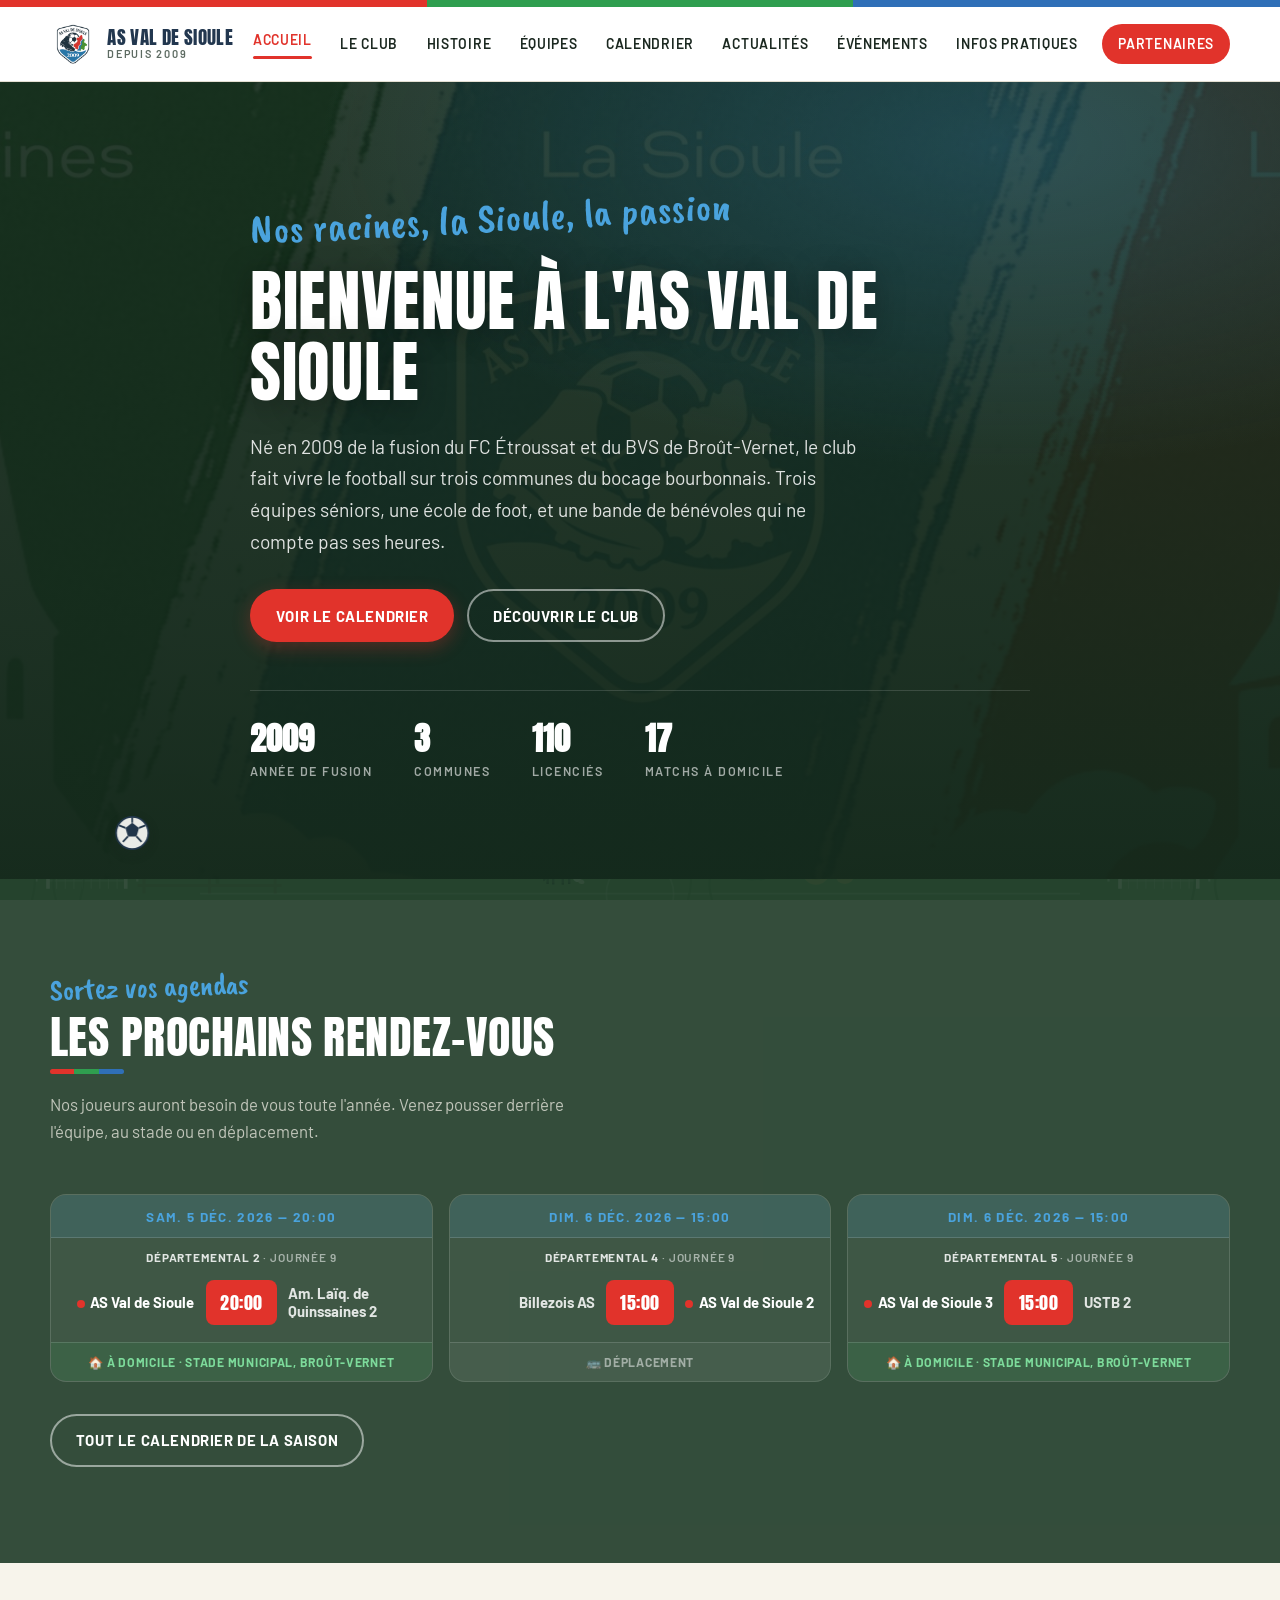
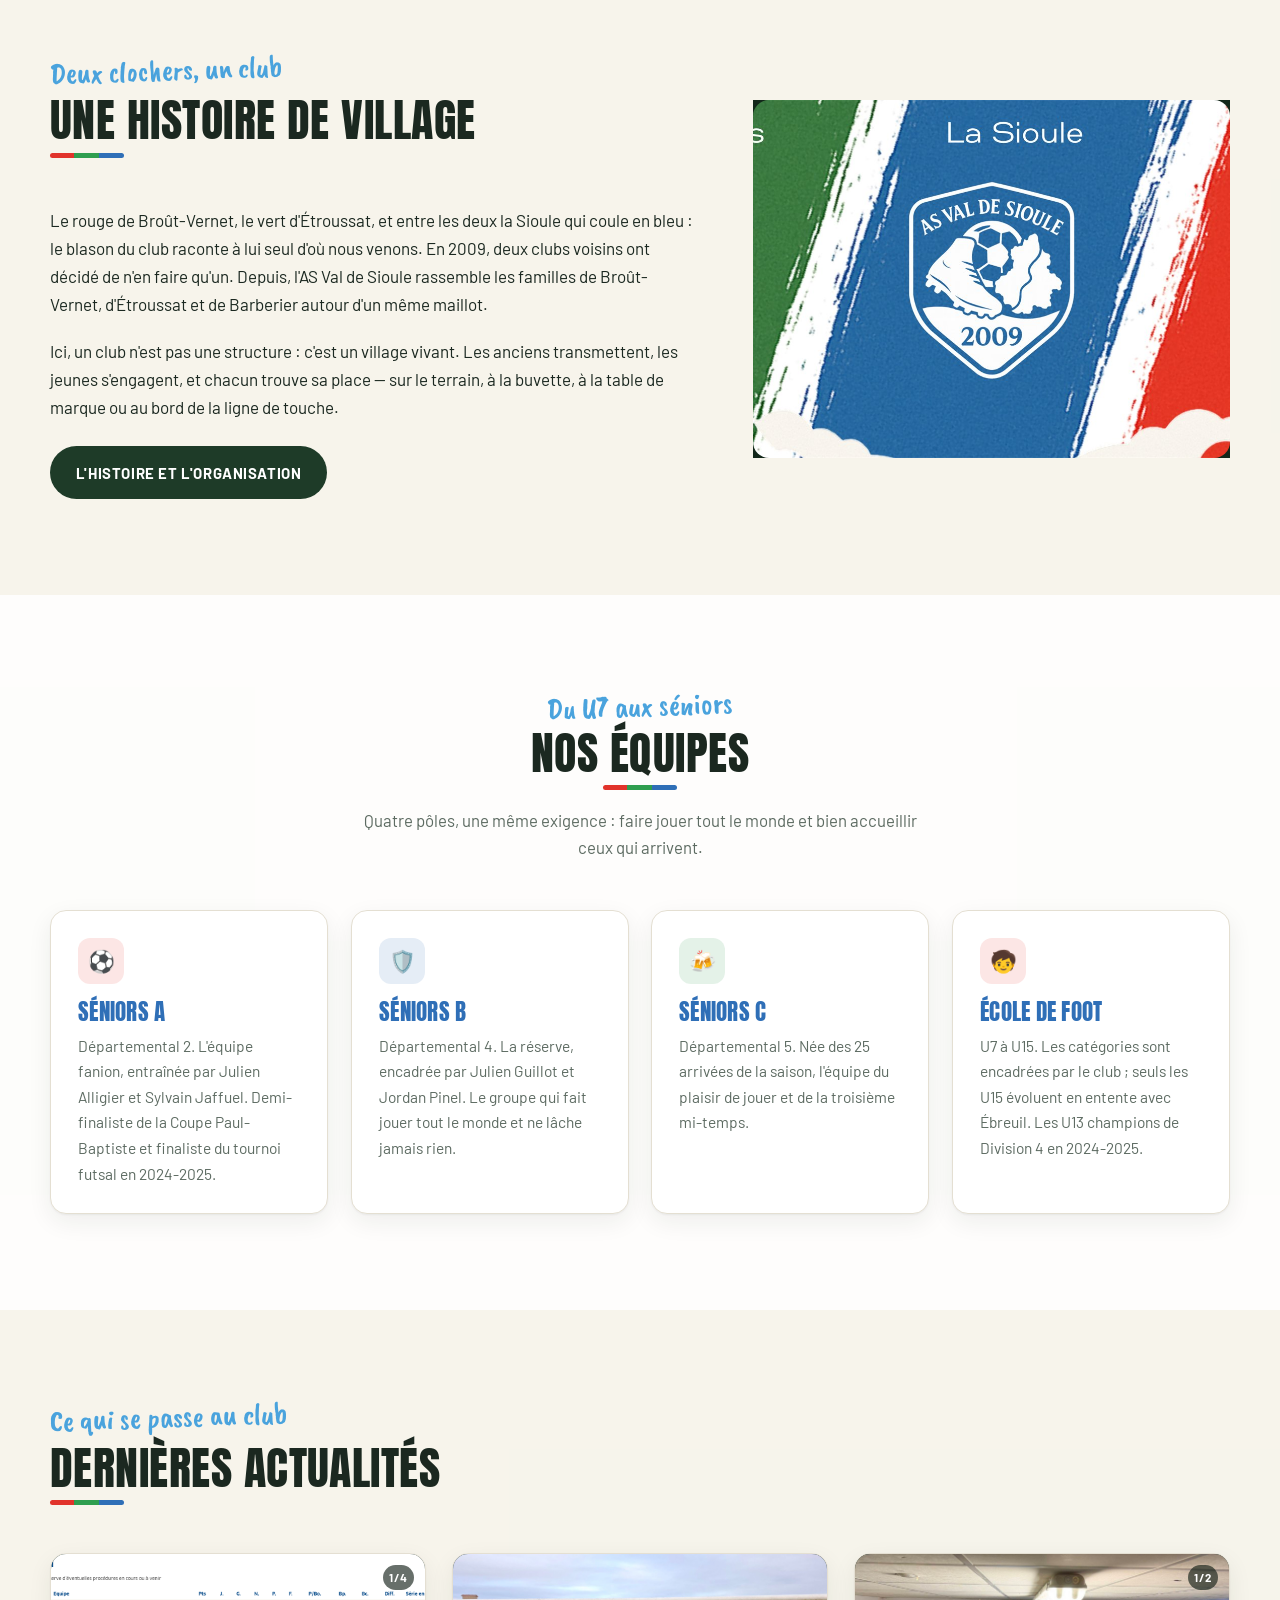
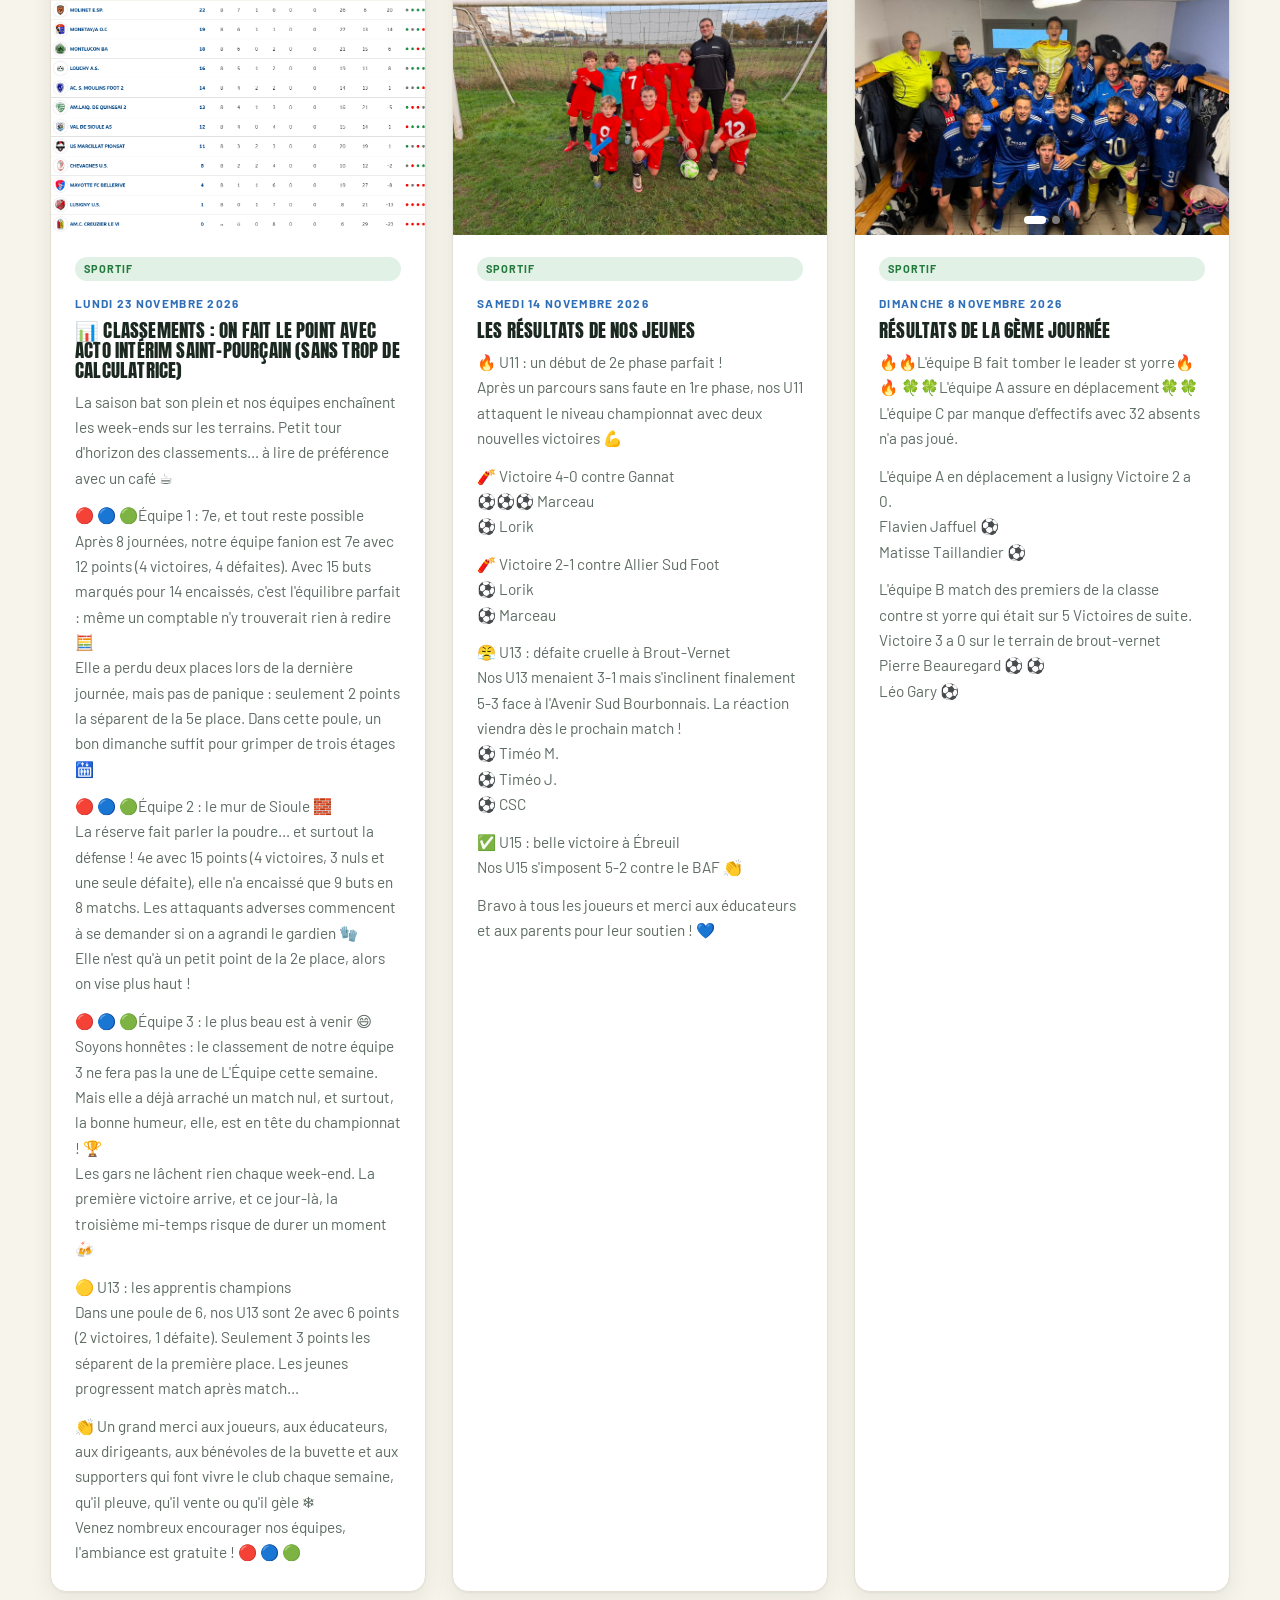
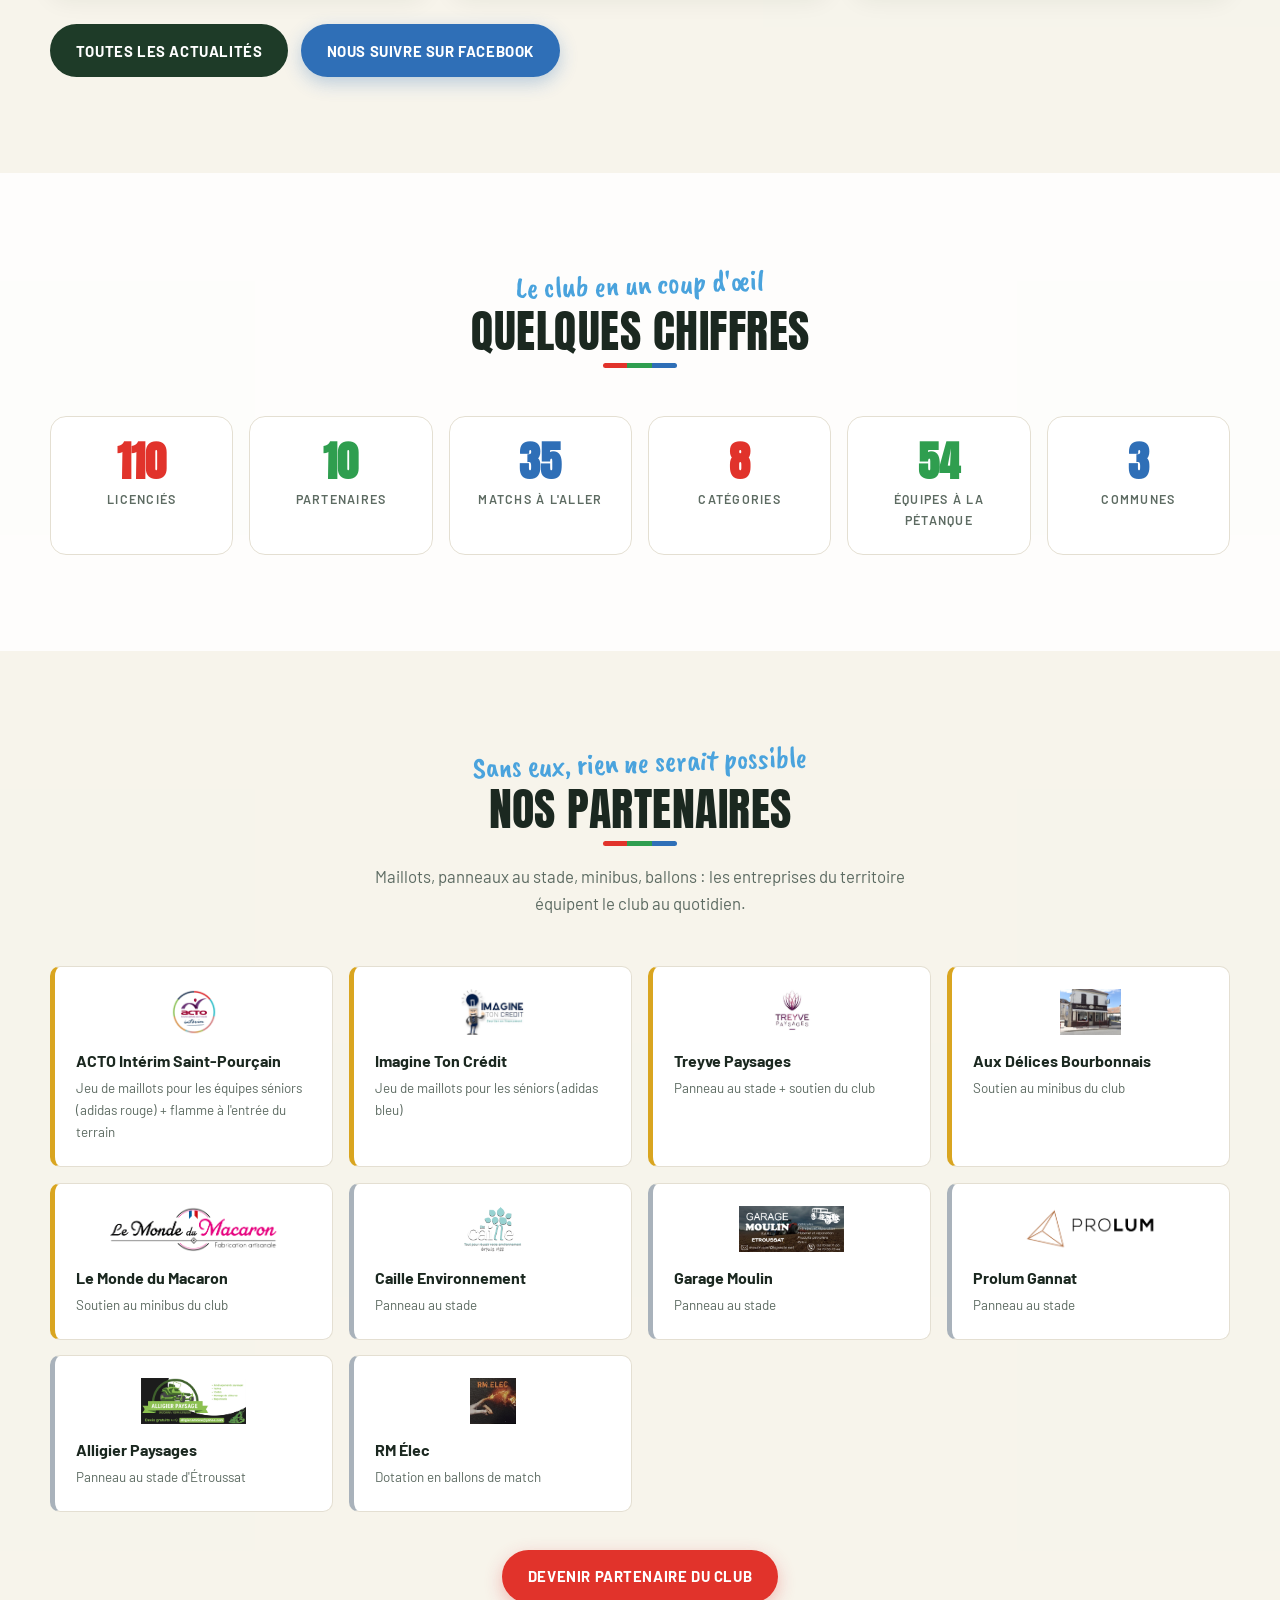
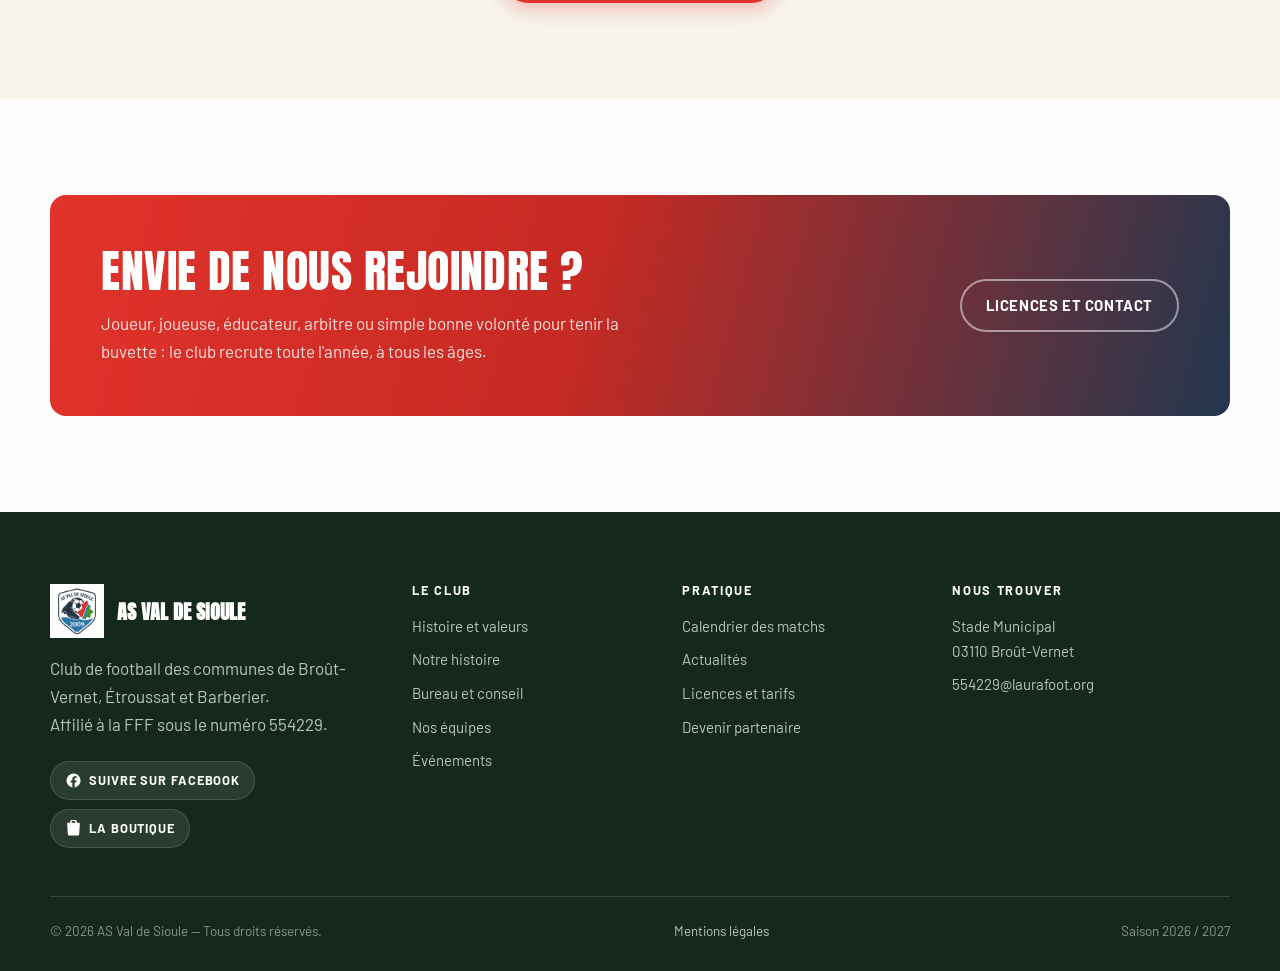
<file: index.html>
<!DOCTYPE html>
<html lang="fr">
<head>
<meta charset="utf-8">
<meta name="viewport" content="width=device-width, initial-scale=1">
<meta name="asvs-page" content="accueil">
<title>AS Val de Sioule — Club de football de Broût-Vernet, Étroussat et Barberier</title>
<meta name="description" content="Site officiel de l'AS Val de Sioule, club de football né en 2009 de la fusion d'Étroussat et de Broût-Vernet. Calendrier des matchs, équipes, école de foot, événements et partenaires.">
<meta property="og:title" content="AS Val de Sioule — Nos racines, la Sioule, la passion">
<meta property="og:description" content="Club de football des communes de Broût-Vernet, Étroussat et Barberier. Deux équipes séniors, une école de foot, et une vie de club qui ne s'arrête jamais.">
<meta property="og:image" content="https://asvaldesioule.com/assets/img/banniere.jpg">
<meta property="og:url" content="https://asvaldesioule.com/">
<meta property="og:type" content="website">
<meta property="og:locale" content="fr_FR">
<meta property="og:site_name" content="AS Val de Sioule">
<meta name="twitter:card" content="summary_large_image">
<link rel="canonical" href="https://asvaldesioule.com/">
<link rel="icon" href="assets/img/logo-192.png">
<link rel="apple-touch-icon" href="assets/img/logo-192.png">
<link rel="preconnect" href="https://fonts.googleapis.com">
<link rel="preconnect" href="https://fonts.gstatic.com" crossorigin>
<link href="https://fonts.googleapis.com/css2?family=Anton&family=Barlow:wght@400;500;600;700&family=Caveat+Brush&display=swap" rel="stylesheet">
<link rel="stylesheet" href="assets/css/style.css?v=20261012">
</head>
<body>

<!-- ========== EN-TÊTE ========== -->
<header class="site-entete">
  <div class="chevrons"><span></span><span></span><span></span></div>
  <div class="contenu site-entete__barre">
    <a class="marque" href="index.html">
      <img data-club="logo" data-club-alt="logoDescription" src="assets/img/logo.png" alt="Blason de l'AS Val de Sioule">
      <span class="marque__txt">
        <span class="marque__nom" data-club="nom">AS Val de Sioule</span>
        <span class="marque__sous">Depuis 2009</span>
      </span>
    </a>
    <button class="burger" type="button" aria-label="Ouvrir le menu" aria-expanded="false" aria-controls="menu"><span></span></button>
    <nav class="nav-principale" id="menu" aria-label="Navigation principale">
      <ul>
        <li><a href="index.html" aria-current="page">Accueil</a></li>
        <li><a href="club.html">Le club</a></li>
        <li><a href="histoire.html">Histoire</a></li>
        <li><a href="equipes.html">Équipes</a></li>
        <li><a href="calendrier.html">Calendrier</a></li>
        <li><a href="actualites.html">Actualités</a></li>
        <li><a href="evenements.html">Événements</a></li>
        <li><a href="infos.html">Infos pratiques</a></li>
        <li class="nav-cta"><a href="partenaires.html">Partenaires</a></li>
      </ul>
    </nav>
  </div>
</header>

<main>

<!-- ========== HERO ========== -->
<section class="hero">
  <div class="hero__fond" data-fond-txt="hero.image" style="background-image:url('assets/img/banniere.jpg')"></div>
  <div class="contenu hero__contenu">
    <span class="hero__script" data-txt="hero.accroche">Nos racines, la Sioule, la passion</span>
    <h1 data-txt="hero.titre">Bienvenue à l'AS Val de Sioule</h1>
    <p class="hero__chapeau" data-txt="hero.chapeau">
      Né en 2009 de la fusion du FC Étroussat et du BVS de Broût-Vernet, le club fait vivre
      le football sur trois communes du bocage bourbonnais.
    </p>
    <div class="groupe-btn">
      <a class="btn btn--primaire" href="calendrier.html" data-txt="hero.bouton1">Voir le calendrier</a>
      <a class="btn btn--fantome" href="club.html" data-txt="hero.bouton2">Découvrir le club</a>
    </div>
    <div class="hero__meta">
      <div data-liste="hero.reperes" data-gabarit="repere" style="display:contents"></div>
      <div><strong data-club="licencies">113</strong><span data-txt="hero.libelleLicencies">Licenciés</span></div>
      <div><strong data-stat="domicile">—</strong><span data-txt="hero.libelleDomicile">Matchs à domicile</span></div>
    </div>
  </div>
</section>

<!-- ========== PROCHAINS MATCHS ========== -->
<section class="section section--sombre">
  <div class="contenu">
    <div class="entete-section">
      <span class="script" data-txt="matchs.accroche">Sortez vos agendas</span>
      <h2 class="souligne" data-txt="matchs.titre">Les prochains rendez-vous</h2>
      <p class="chapeau" data-txt="matchs.chapeau">Nos joueurs auront besoin de vous toute l'année.</p>
    </div>
    <div class="matchs" id="prochains-matchs" data-nombre="3"></div>
    <div class="groupe-btn" style="margin-top:2rem">
      <a class="btn btn--fantome" href="calendrier.html" data-txt="matchs.bouton">Tout le calendrier de la saison</a>
    </div>
  </div>
</section>

<!-- ========== LE CLUB EN BREF ========== -->
<section class="section section--creme">
  <div class="contenu">
    <div class="duo duo--large-gauche">
      <div class="reveal">
        <div class="entete-section">
          <span class="script" data-txt="histoire.accroche">Deux clochers, un club</span>
          <h2 class="souligne" data-txt="histoire.titre">Une histoire de village</h2>
        </div>
        <div data-riche="histoire.texte"></div>
        <div class="groupe-btn" style="margin-top:1.6rem">
          <a class="btn btn--sombre" href="club.html" data-txt="histoire.bouton">L'histoire et l'organisation</a>
        </div>
      </div>
      <div class="reveal">
        <div data-carrousel-txt="histoire.photos" data-format="4-3"></div>
      </div>
    </div>
  </div>
</section>

<!-- ========== LES ÉQUIPES ========== -->
<section class="section section--blanc">
  <div class="contenu">
    <div class="entete-section centre">
      <span class="script" data-txt="equipes.accroche">Du U7 aux séniors</span>
      <h2 class="souligne" data-txt="equipes.titre">Nos équipes</h2>
      <p class="chapeau" data-txt="equipes.chapeau">Faire jouer tout le monde et bien accueillir ceux qui arrivent.</p>
    </div>
    <div class="grille grille--3" data-liste="equipes.cartes" data-gabarit="carteLien"></div>
  </div>
</section>

<!-- ========== ACTUALITÉS ========== -->
<section class="section section--creme">
  <div class="contenu">
    <div class="entete-section">
      <span class="script" data-txt="actus.accroche">Ce qui se passe au club</span>
      <h2 class="souligne" data-txt="actus.titre">Dernières actualités</h2>
    </div>
    <div class="actus" id="liste-actus" data-nombre="3"></div>
    <div class="groupe-btn" style="margin-top:2rem">
      <a class="btn btn--sombre" href="actualites.html" data-txt="actus.bouton1">Toutes les actualités</a>
      <a class="btn btn--bleu" data-club="facebook" href="#" target="_blank" rel="noopener" data-txt="actus.bouton2">Nous suivre sur Facebook</a>
    </div>
  </div>
</section>

<!-- ========== CHIFFRES ========== -->
<section class="section section--blanc">
  <div class="contenu">
    <div class="entete-section centre">
      <span class="script" data-txt="chiffres.accroche">Le club en un coup d'œil</span>
      <h2 class="souligne" data-txt="chiffres.titre">Quelques chiffres</h2>
    </div>
    <div class="chiffres">
      <div class="chiffre reveal"><strong data-club="licencies">113</strong><span data-txt="chiffres.libelleLicencies">Licenciés</span></div>
      <div class="chiffre reveal"><strong data-stat="partenaires">—</strong><span data-txt="chiffres.libellePartenaires">Partenaires</span></div>
      <div class="chiffre reveal"><strong data-stat="matchs">35</strong><span data-txt="chiffres.libelleMatchs">Matchs à l'aller</span></div>
      <div data-liste="chiffres.autres" data-gabarit="chiffre" style="display:contents"></div>
    </div>
  </div>
</section>

<!-- ========== PARTENAIRES ========== -->
<section class="section section--creme">
  <div class="contenu">
    <div class="entete-section centre">
      <span class="script" data-txt="partenaires.accroche">Sans eux, rien ne serait possible</span>
      <h2 class="souligne" data-txt="partenaires.titre">Nos partenaires</h2>
      <p class="chapeau" data-txt="partenaires.chapeau">Les entreprises du territoire équipent le club au quotidien.</p>
    </div>
    <div class="partenaires" id="bandeau-partenaires"></div>
    <div class="centre" style="margin-top:2.4rem">
      <a class="btn btn--primaire" href="partenaires.html" data-txt="partenaires.bouton">Devenir partenaire du club</a>
    </div>
  </div>
</section>

<!-- ========== APPEL ========== -->
<section class="section section--blanc">
  <div class="contenu">
    <div class="cta-bande reveal">
      <div>
        <h2 data-txt="appel.titre">Envie de nous rejoindre&nbsp;?</h2>
        <p data-txt="appel.texte">Le club recrute toute l'année, à tous les âges.</p>
      </div>
      <div class="groupe-btn">
        <a class="btn btn--fantome" href="infos.html" data-txt="appel.bouton">Licences et contact</a>
      </div>
    </div>
  </div>
</section>

</main>

<!-- ========== PIED DE PAGE ========== -->
<footer class="site-pied">
  <div class="contenu">
    <div class="pied__grille">
            <div>
        <div class="pied__marque">
          <img data-club="logo" src="assets/img/logo.png" alt="">
          <strong data-club="nom">AS Val de Sioule</strong>
        </div>
        <p><span data-pied="presentation">Club de football des communes de Broût-Vernet, Étroussat et Barberier.</span><br>
           <span data-pied="mentionAffiliation">Affilié à la FFF sous le numéro</span> <span data-club="affiliation">554229</span>.</p>
        <div class="reseaux">
          <a class="reseaux--facebook" data-club="facebook" href="#" target="_blank" rel="noopener">
            <svg viewBox="0 0 24 24" aria-hidden="true"><path d="M22 12a10 10 0 1 0-11.6 9.9v-7H7.9V12h2.5V9.8c0-2.5 1.5-3.9 3.8-3.9 1.1 0 2.2.2 2.2.2v2.5h-1.3c-1.2 0-1.6.8-1.6 1.6V12h2.8l-.4 2.9h-2.3v7A10 10 0 0 0 22 12z"/></svg>
            <span data-pied="boutonFacebook">Suivre sur Facebook</span>
          </a>
          <a class="reseaux--boutique" data-club="boutique" href="#" target="_blank" rel="noopener">
            <svg viewBox="0 0 24 24" aria-hidden="true"><path d="M7 4a5 5 0 0 1 10 0h3a1 1 0 0 1 1 1l-1 15a2 2 0 0 1-2 2H6a2 2 0 0 1-2-2L3 5a1 1 0 0 1 1-1h3zm2 0h6a3 3 0 0 0-6 0z"/></svg>
            <span data-pied="boutonBoutique">La boutique</span>
          </a>
        </div>
      </div>
      <div data-pied="colonnes" style="display:contents"></div>
      <div>
        <h4 data-pied="titreContact">Nous trouver</h4>
        <ul>
          <li><span data-club="stade">Stade Municipal</span><br><span data-club="codePostal">03110</span> <span data-club="ville">Broût-Vernet</span></li>
          <li><a data-club="email" href="#"></a></li>
        </ul>
      </div>
    </div>
    <div class="pied__bas">
            <span>© <span data-annee>2026</span> <span data-pied="copyright">AS Val de Sioule — Tous droits réservés.</span></span>
      <span><a href="mentions-legales.html" data-pied="lienMentions">Mentions légales</a></span>
      <span><span data-pied="prefixeSaison">Saison</span> <span data-club="saison">2026 / 2027</span></span>
    </div>
  </div>
</footer>
<script src="assets/js/main.js?v=20261012" defer></script>

<!-- Identification du back-office : permet aux liens d'invitation
     et de récupération de mot de passe d'aboutir sur /admin/. -->
<script src="https://identity.netlify.com/v1/netlify-identity-widget.js"></script>
<script>
  if (window.netlifyIdentity) {
    window.netlifyIdentity.on("init", function (user) {
      if (!user) {
        window.netlifyIdentity.on("login", function () {
          document.location.href = "/admin/";
        });
      }
    });
  }
</script>
</body>
</html>
</file>
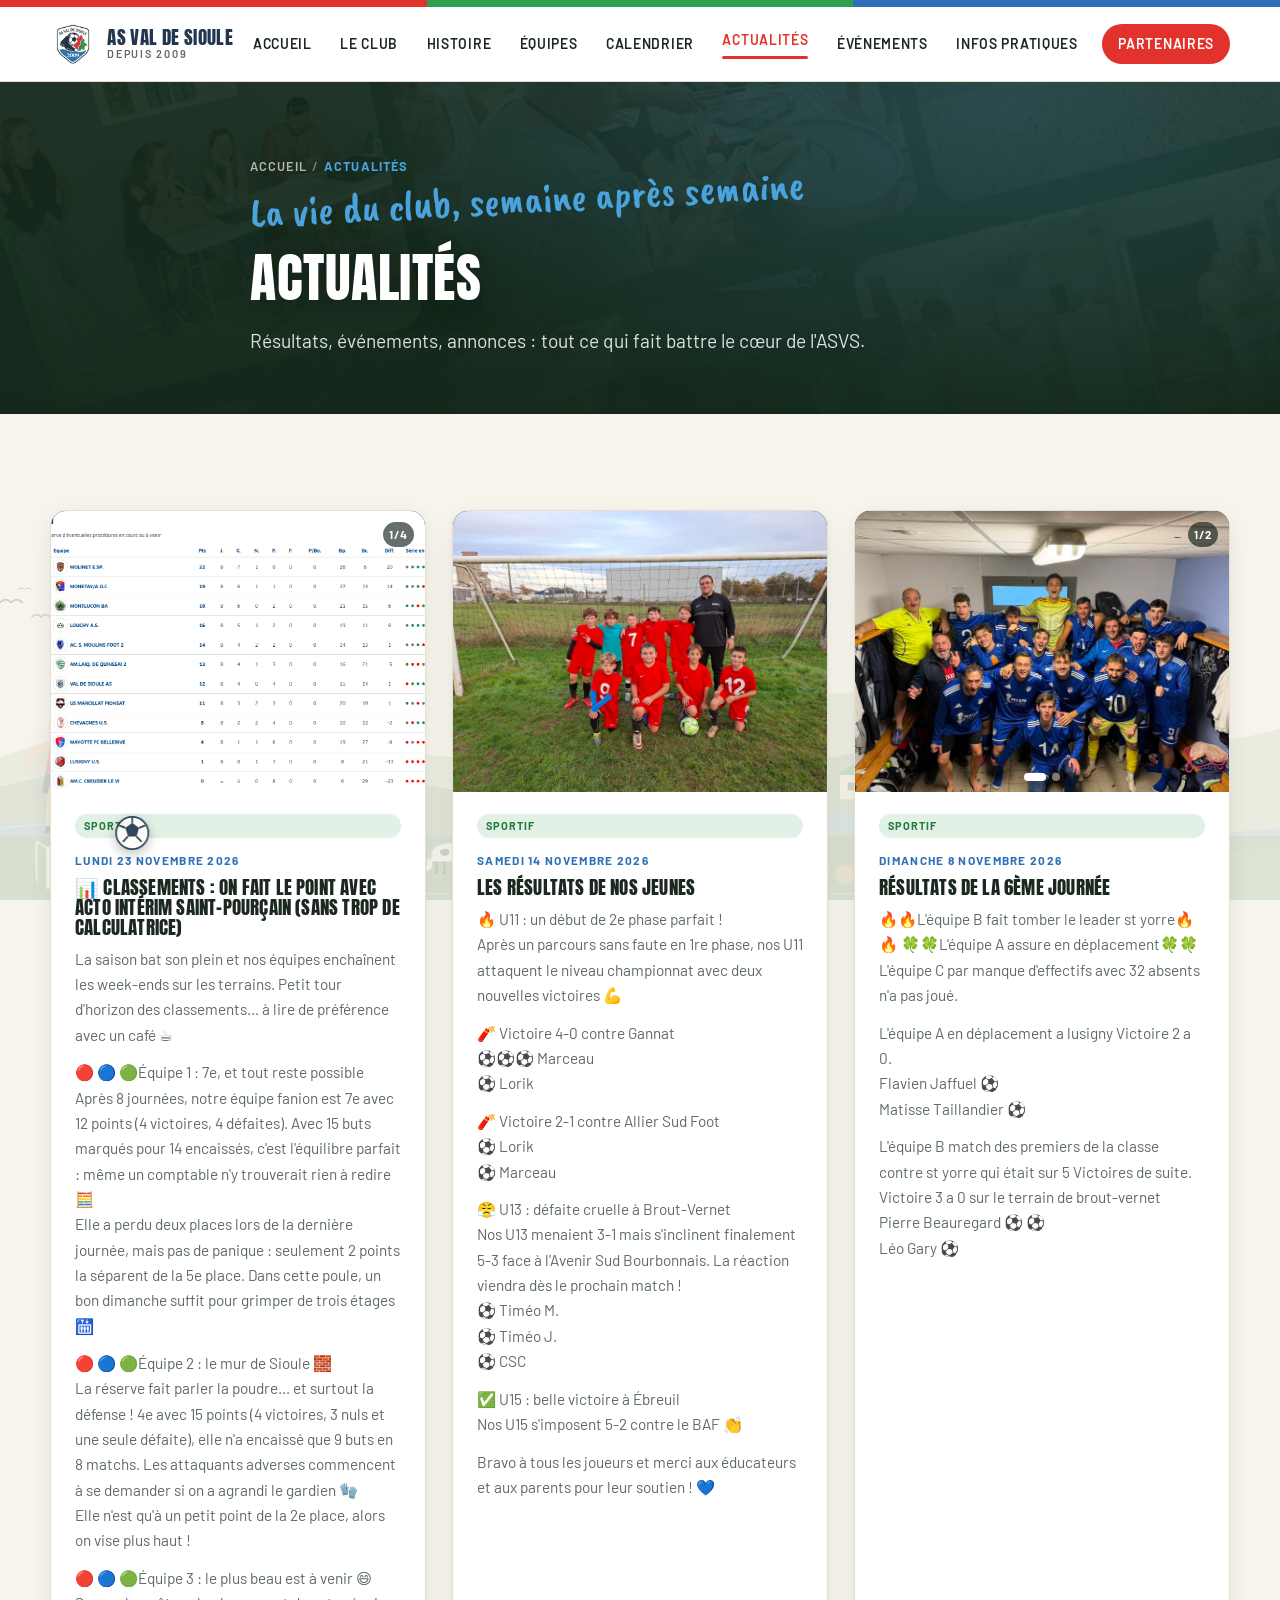
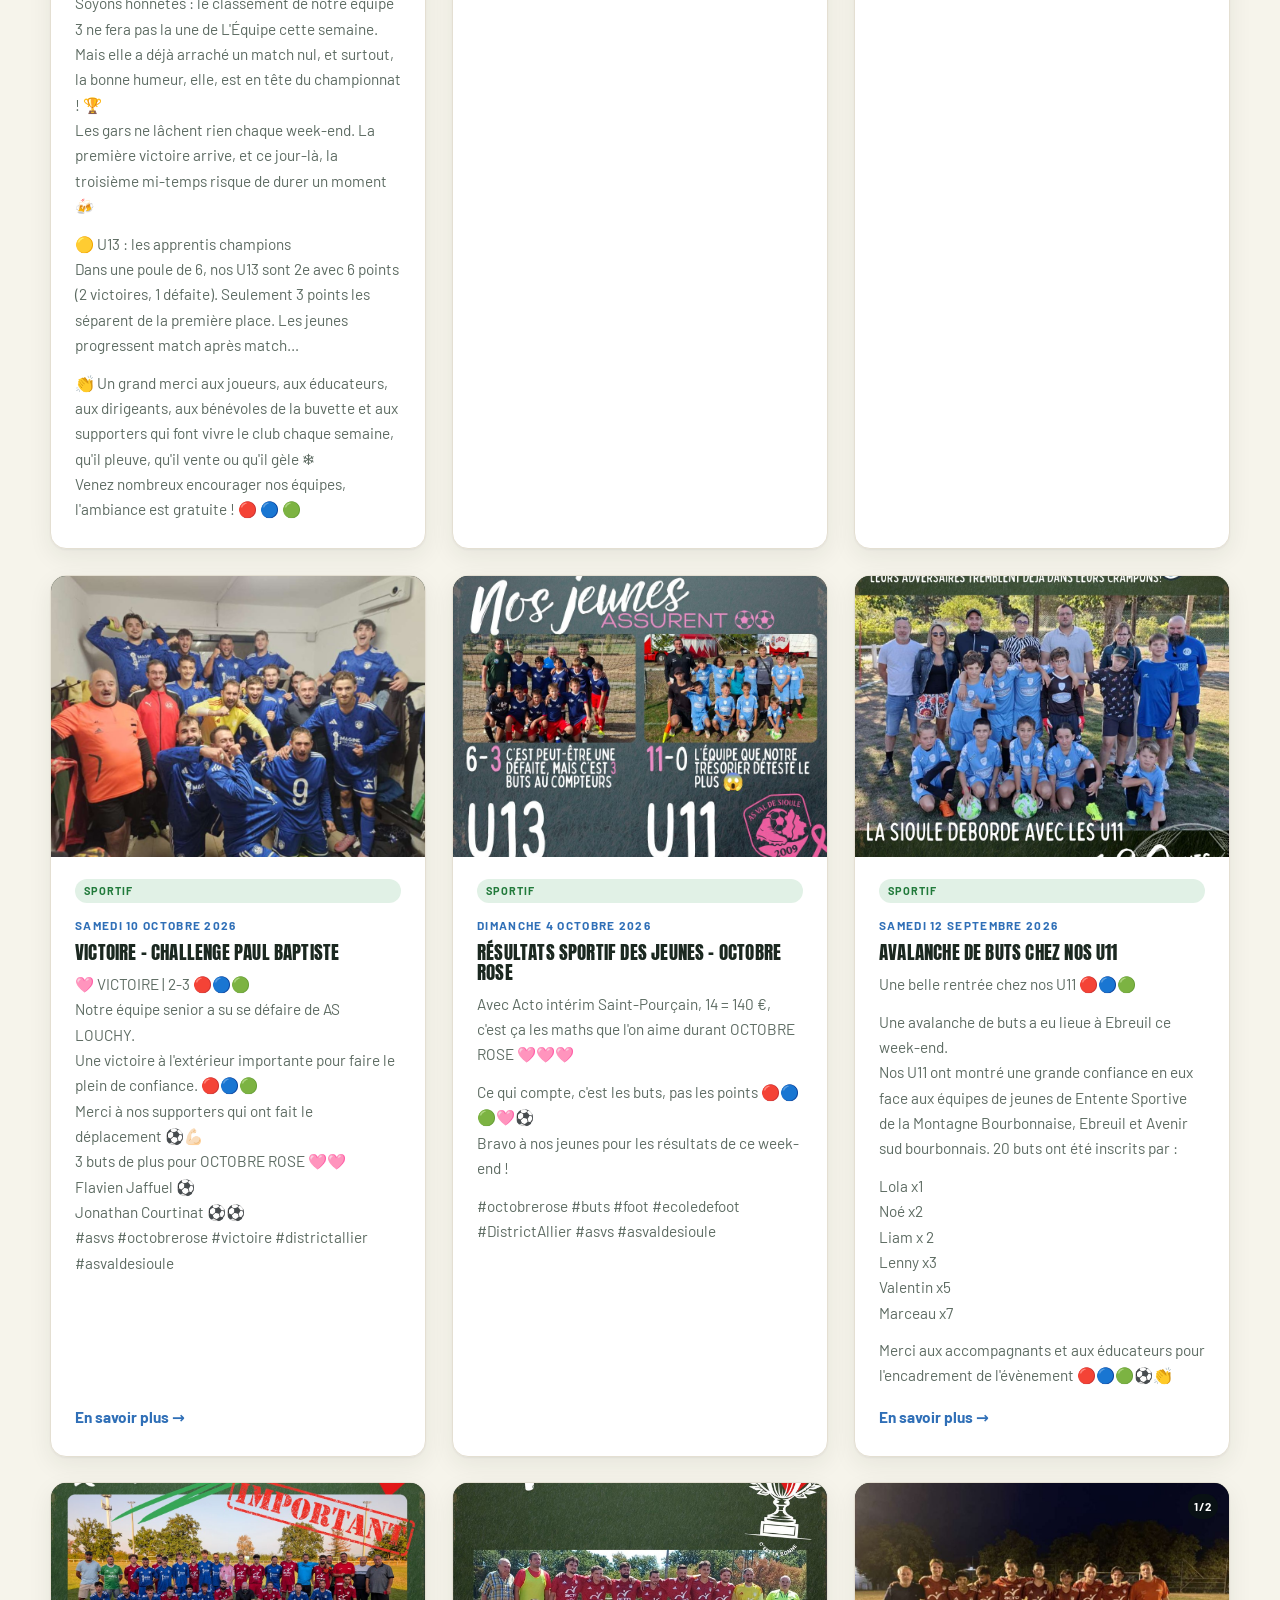
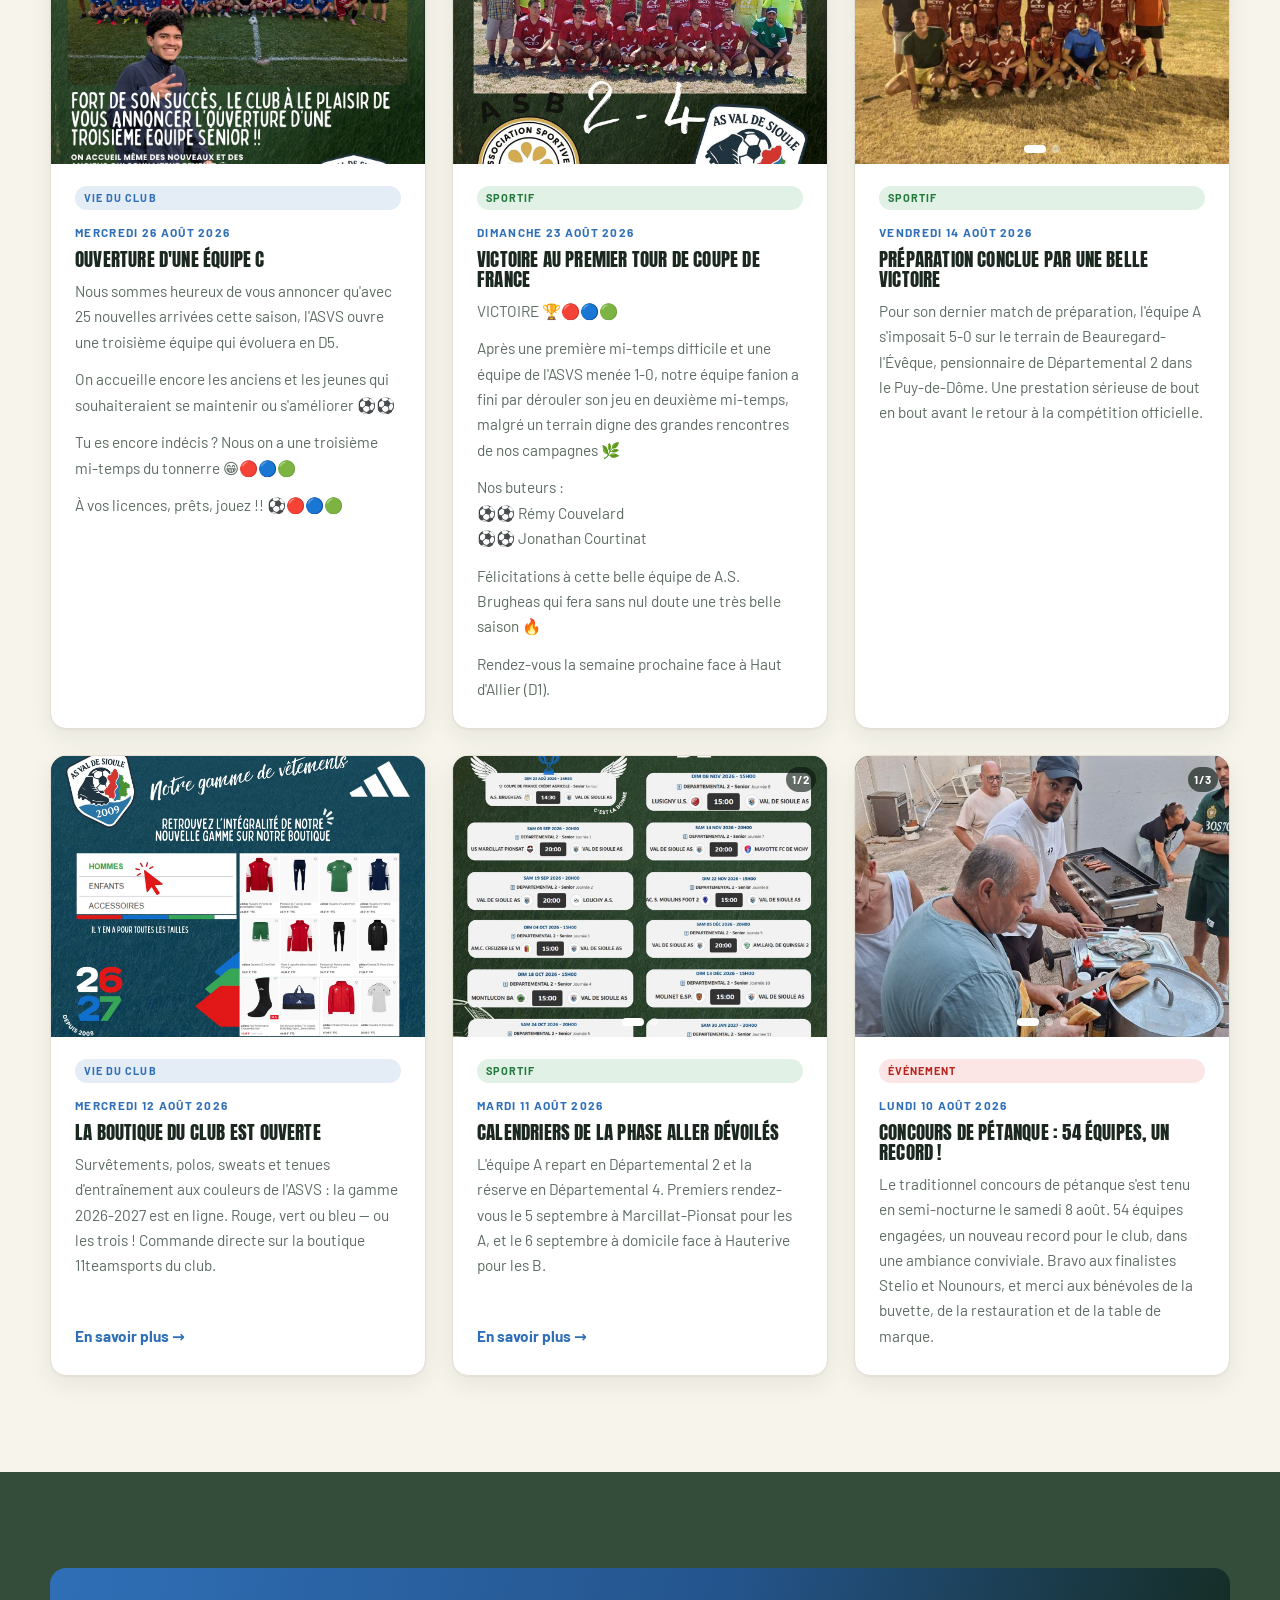
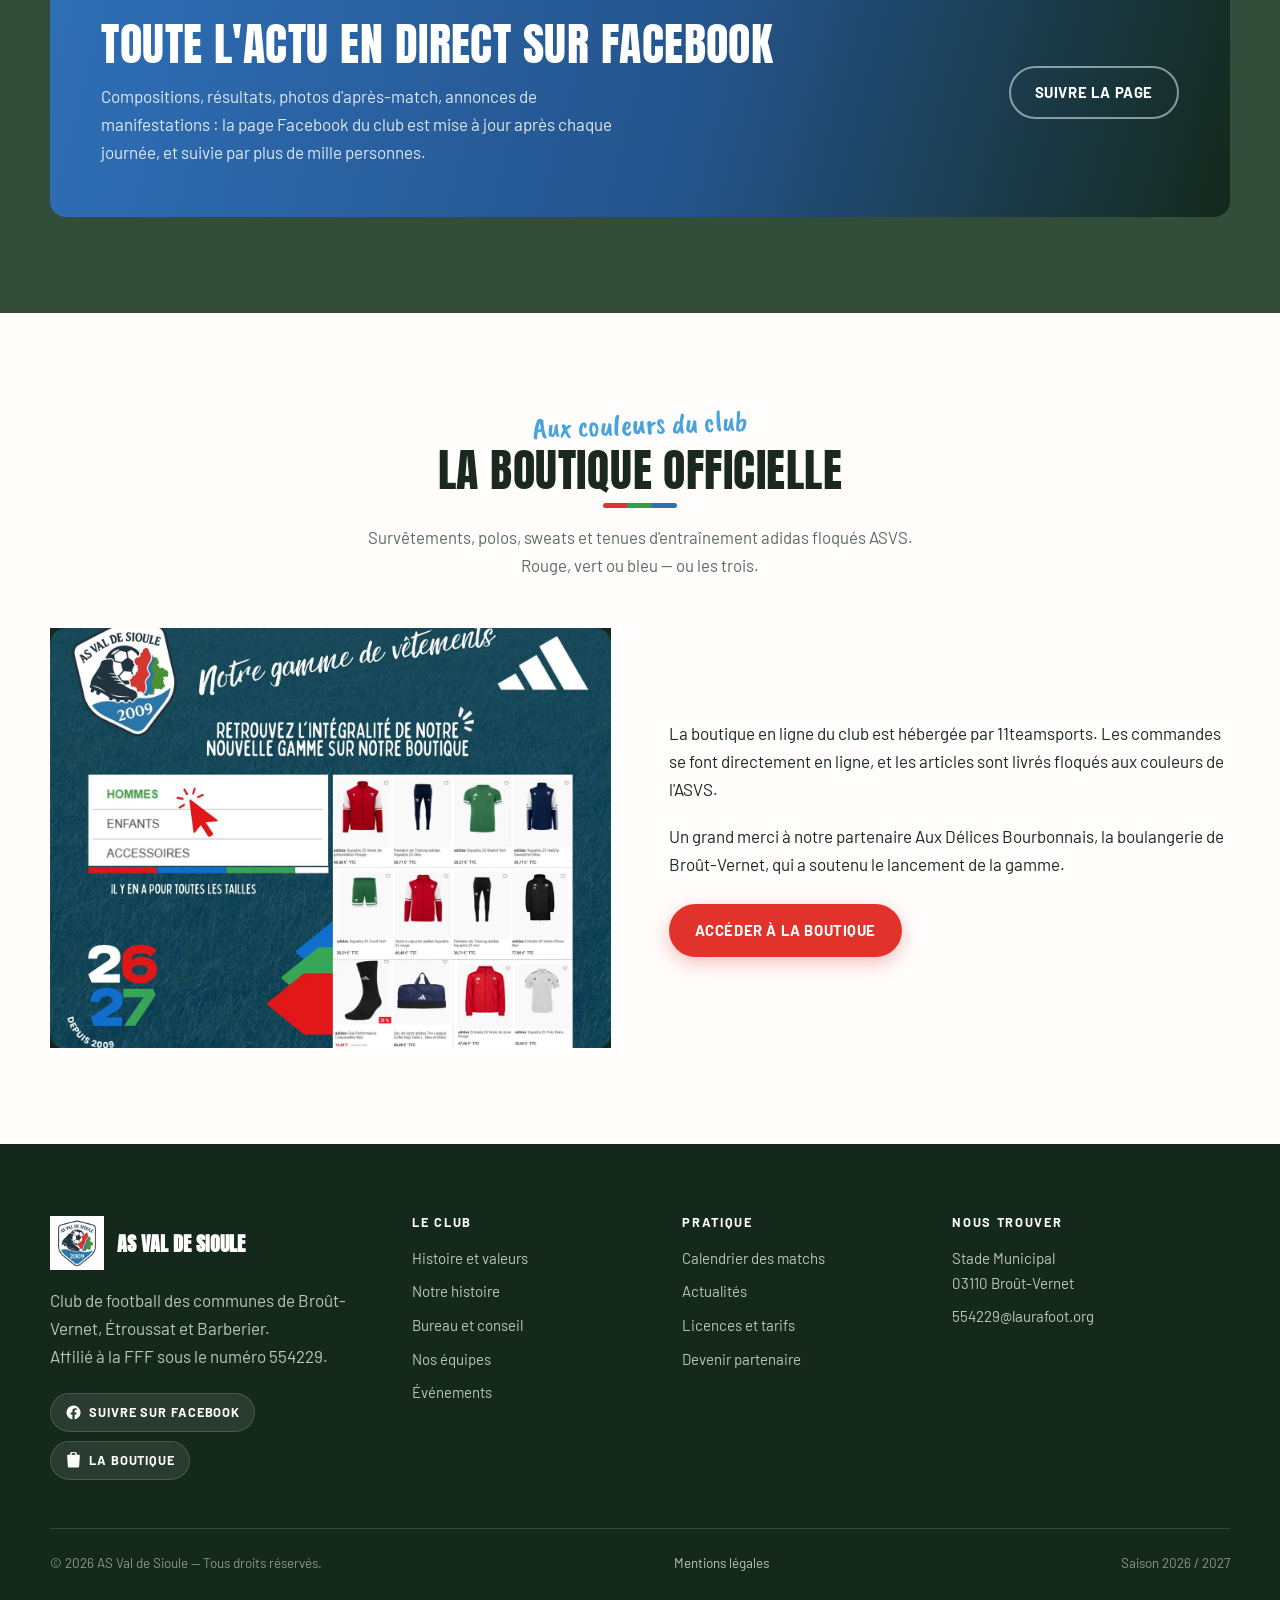
<file: actualites.html>
<!DOCTYPE html>
<html lang="fr">
<head>
<meta charset="utf-8">
<meta name="viewport" content="width=device-width, initial-scale=1">
<meta name="asvs-page" content="actualites">
<title>Actualités — AS Val de Sioule</title>
<meta name="description" content="Toute l'actualité de l'AS Val de Sioule : résultats, vie du club, événements, boutique et communications officielles.">
<link rel="icon" href="assets/img/logo-192.png">
<link rel="preconnect" href="https://fonts.googleapis.com">
<link rel="preconnect" href="https://fonts.gstatic.com" crossorigin>
<link href="https://fonts.googleapis.com/css2?family=Anton&family=Barlow:wght@400;500;600;700&family=Caveat+Brush&display=swap" rel="stylesheet">
<link rel="stylesheet" href="assets/css/style.css?v=20261012">
</head>
<body>

<header class="site-entete">
  <div class="chevrons"><span></span><span></span><span></span></div>
  <div class="contenu site-entete__barre">
    <a class="marque" href="index.html">
      <img data-club="logo" data-club-alt="logoDescription" src="assets/img/logo.png" alt="Blason de l'AS Val de Sioule">
      <span class="marque__txt">
        <span class="marque__nom" data-club="nom">AS Val de Sioule</span>
        <span class="marque__sous">Depuis 2009</span>
      </span>
    </a>
    <button class="burger" type="button" aria-label="Ouvrir le menu" aria-expanded="false" aria-controls="menu"><span></span></button>
    <nav class="nav-principale" id="menu" aria-label="Navigation principale">
      <ul>
        <li><a href="index.html">Accueil</a></li>
        <li><a href="club.html">Le club</a></li>
        <li><a href="histoire.html">Histoire</a></li>
        <li><a href="equipes.html">Équipes</a></li>
        <li><a href="calendrier.html">Calendrier</a></li>
        <li><a href="actualites.html" aria-current="page">Actualités</a></li>
        <li><a href="evenements.html">Événements</a></li>
        <li><a href="infos.html">Infos pratiques</a></li>
        <li class="nav-cta"><a href="partenaires.html">Partenaires</a></li>
      </ul>
    </nav>
  </div>
</header>

<main>

<section class="hero hero--page">
  <div class="hero__fond" data-fond-txt="hero.image" style="background-image:url('assets/photos/actu-petanque.jpg');background-position:center 40%"></div>
  <div class="contenu hero__contenu">
    <p class="fil"><a href="index.html">Accueil</a><span>/</span><strong data-txt="hero.filAriane">Actualités</strong></p>
    <span class="hero__script" data-txt="hero.accroche">La vie du club, semaine après semaine</span>
    <h1 data-txt="hero.titre">Actualités</h1>
    <p class="hero__chapeau" data-txt="hero.chapeau">Tout ce qui fait battre le cœur de l'ASVS.</p>
  </div>
</section>

<section class="section section--creme">
  <div class="contenu">
    <div class="actus" id="liste-actus"></div>
  </div>
</section>

<section class="section section--sombre">
  <div class="contenu">
    <div class="cta-bande reveal" style="background:linear-gradient(105deg,#2f6fb7 0%,#24548c 55%,#14291b 100%)">
      <div>
        <h2 data-txt="facebook.titre">Toute l'actu en direct sur Facebook</h2>
        <p data-txt="facebook.texte">La page Facebook du club est mise à jour après chaque journée.</p>
      </div>
      <div class="groupe-btn">
        <a class="btn btn--fantome" data-club="facebook" href="#" target="_blank" rel="noopener" data-txt="facebook.bouton">Suivre la page</a>
      </div>
    </div>
  </div>
</section>

<section class="section section--blanc">
  <div class="contenu">
    <div class="entete-section centre">
      <span class="script" data-txt="boutique.accroche">Aux couleurs du club</span>
      <h2 class="souligne" data-txt="boutique.titre">La boutique officielle</h2>
      <p class="chapeau" data-txt="boutique.chapeau">Tenues adidas floquées ASVS.</p>
    </div>
    <div class="duo">
      <div data-carrousel-txt="boutique.photos" data-format="4-3"></div>
      <div>
        <div data-riche="boutique.texte"></div>
        <div class="groupe-btn" style="margin-top:1.6rem">
          <a class="btn btn--primaire" data-club="boutique" href="#" target="_blank" rel="noopener" data-txt="boutique.bouton">Accéder à la boutique</a>
        </div>
      </div>
    </div>
  </div>
</section>

</main>

<footer class="site-pied">
  <div class="contenu">
    <div class="pied__grille">
            <div>
        <div class="pied__marque">
          <img data-club="logo" src="assets/img/logo.png" alt="">
          <strong data-club="nom">AS Val de Sioule</strong>
        </div>
        <p><span data-pied="presentation">Club de football des communes de Broût-Vernet, Étroussat et Barberier.</span><br>
           <span data-pied="mentionAffiliation">Affilié à la FFF sous le numéro</span> <span data-club="affiliation">554229</span>.</p>
        <div class="reseaux">
          <a class="reseaux--facebook" data-club="facebook" href="#" target="_blank" rel="noopener">
            <svg viewBox="0 0 24 24" aria-hidden="true"><path d="M22 12a10 10 0 1 0-11.6 9.9v-7H7.9V12h2.5V9.8c0-2.5 1.5-3.9 3.8-3.9 1.1 0 2.2.2 2.2.2v2.5h-1.3c-1.2 0-1.6.8-1.6 1.6V12h2.8l-.4 2.9h-2.3v7A10 10 0 0 0 22 12z"/></svg>
            <span data-pied="boutonFacebook">Suivre sur Facebook</span>
          </a>
          <a class="reseaux--boutique" data-club="boutique" href="#" target="_blank" rel="noopener">
            <svg viewBox="0 0 24 24" aria-hidden="true"><path d="M7 4a5 5 0 0 1 10 0h3a1 1 0 0 1 1 1l-1 15a2 2 0 0 1-2 2H6a2 2 0 0 1-2-2L3 5a1 1 0 0 1 1-1h3zm2 0h6a3 3 0 0 0-6 0z"/></svg>
            <span data-pied="boutonBoutique">La boutique</span>
          </a>
        </div>
      </div>
      <div data-pied="colonnes" style="display:contents"></div>
      <div>
        <h4 data-pied="titreContact">Nous trouver</h4>
        <ul>
          <li><span data-club="stade">Stade Municipal</span><br><span data-club="codePostal">03110</span> <span data-club="ville">Broût-Vernet</span></li>
          <li><a data-club="email" href="#"></a></li>
        </ul>
      </div>
    </div>
    <div class="pied__bas">
            <span>© <span data-annee>2026</span> <span data-pied="copyright">AS Val de Sioule — Tous droits réservés.</span></span>
      <span><a href="mentions-legales.html" data-pied="lienMentions">Mentions légales</a></span>
      <span><span data-pied="prefixeSaison">Saison</span> <span data-club="saison">2026 / 2027</span></span>
    </div>
  </div>
</footer>
<script src="assets/js/main.js?v=20261012" defer></script>
</body>
</html>
</file>
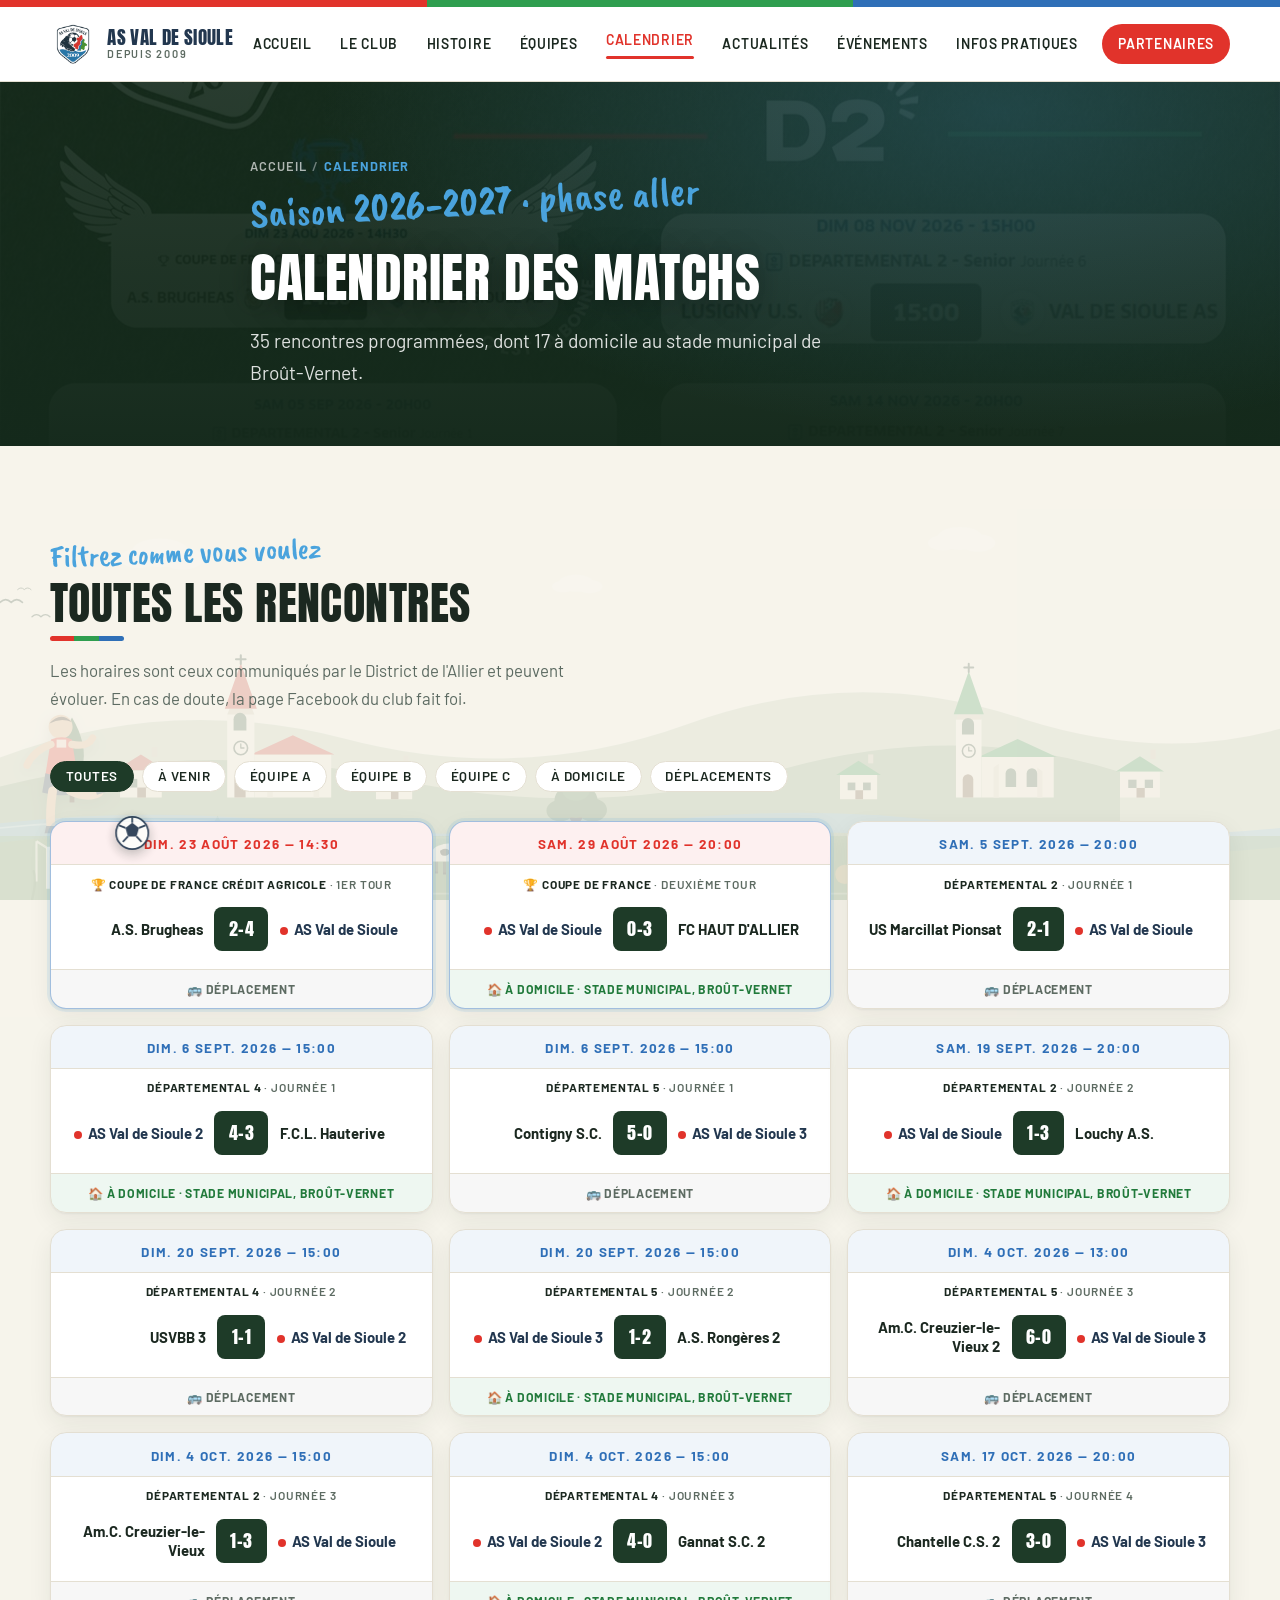
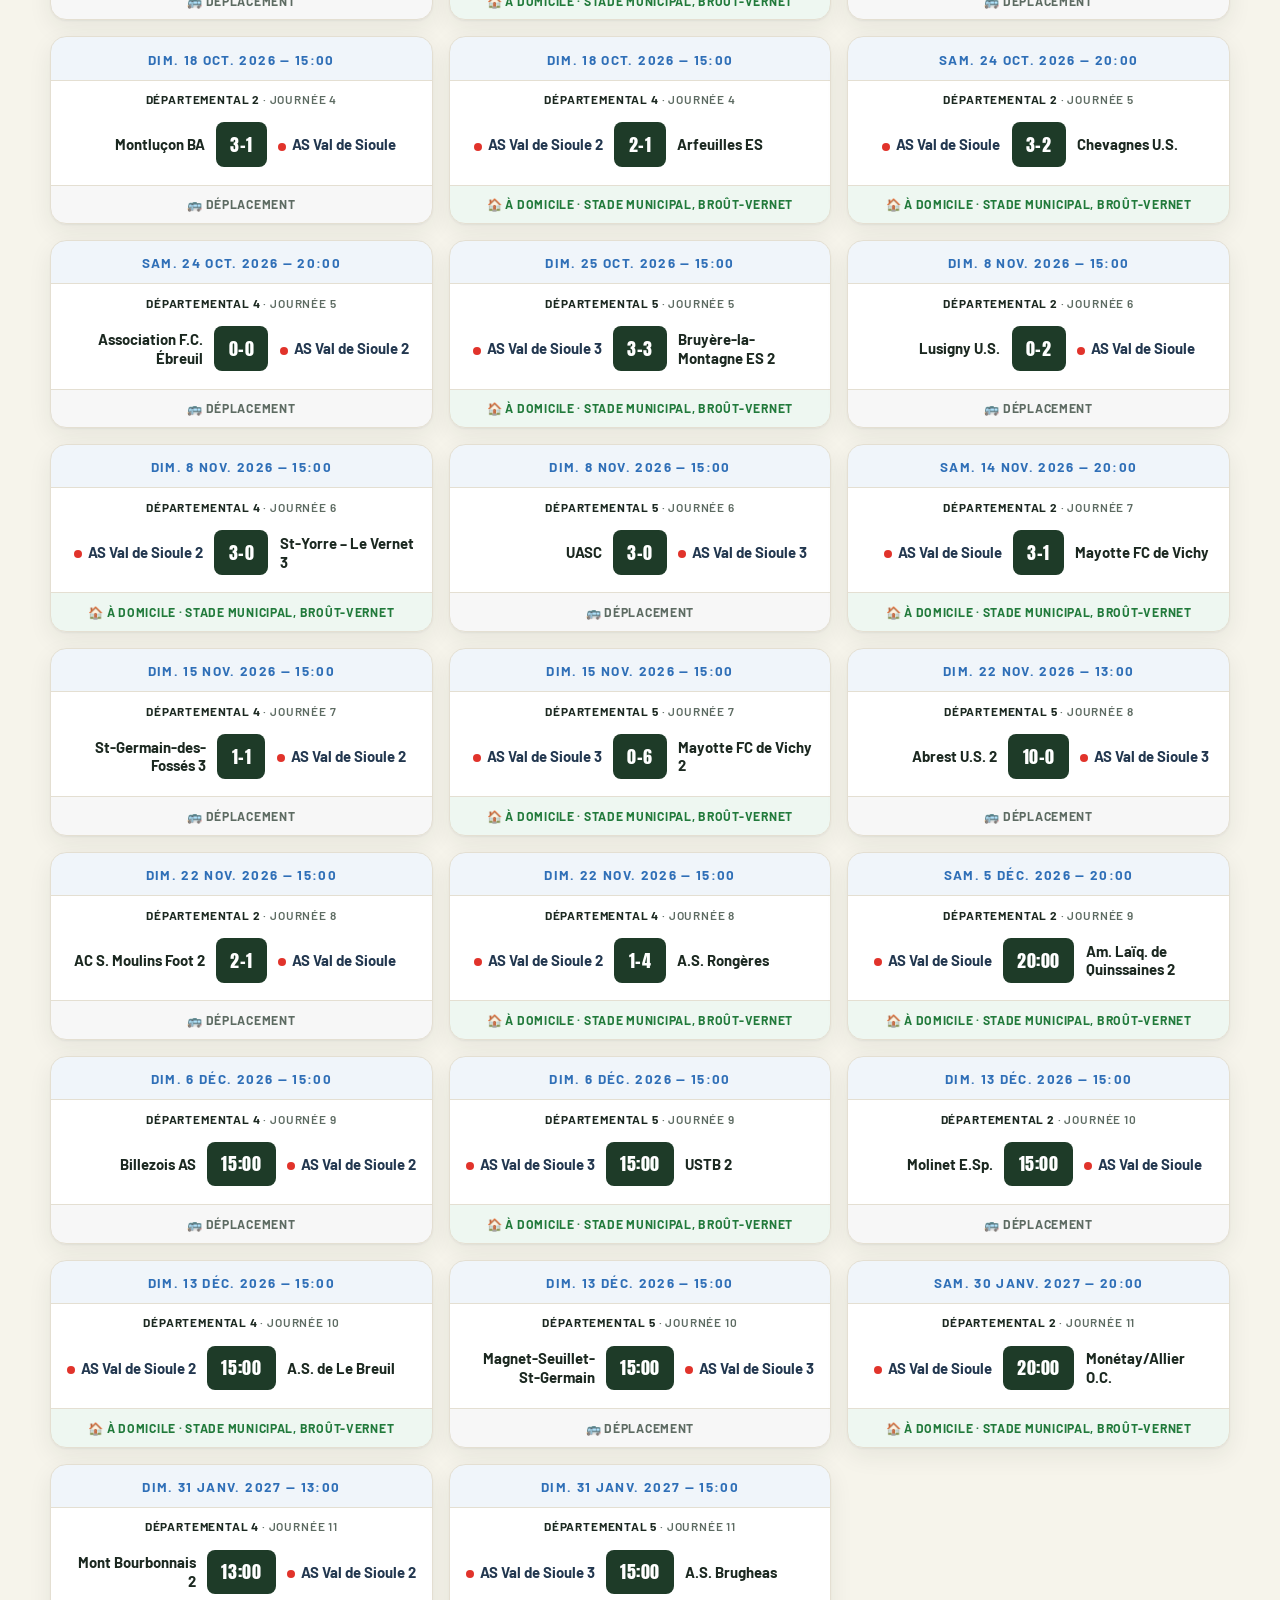
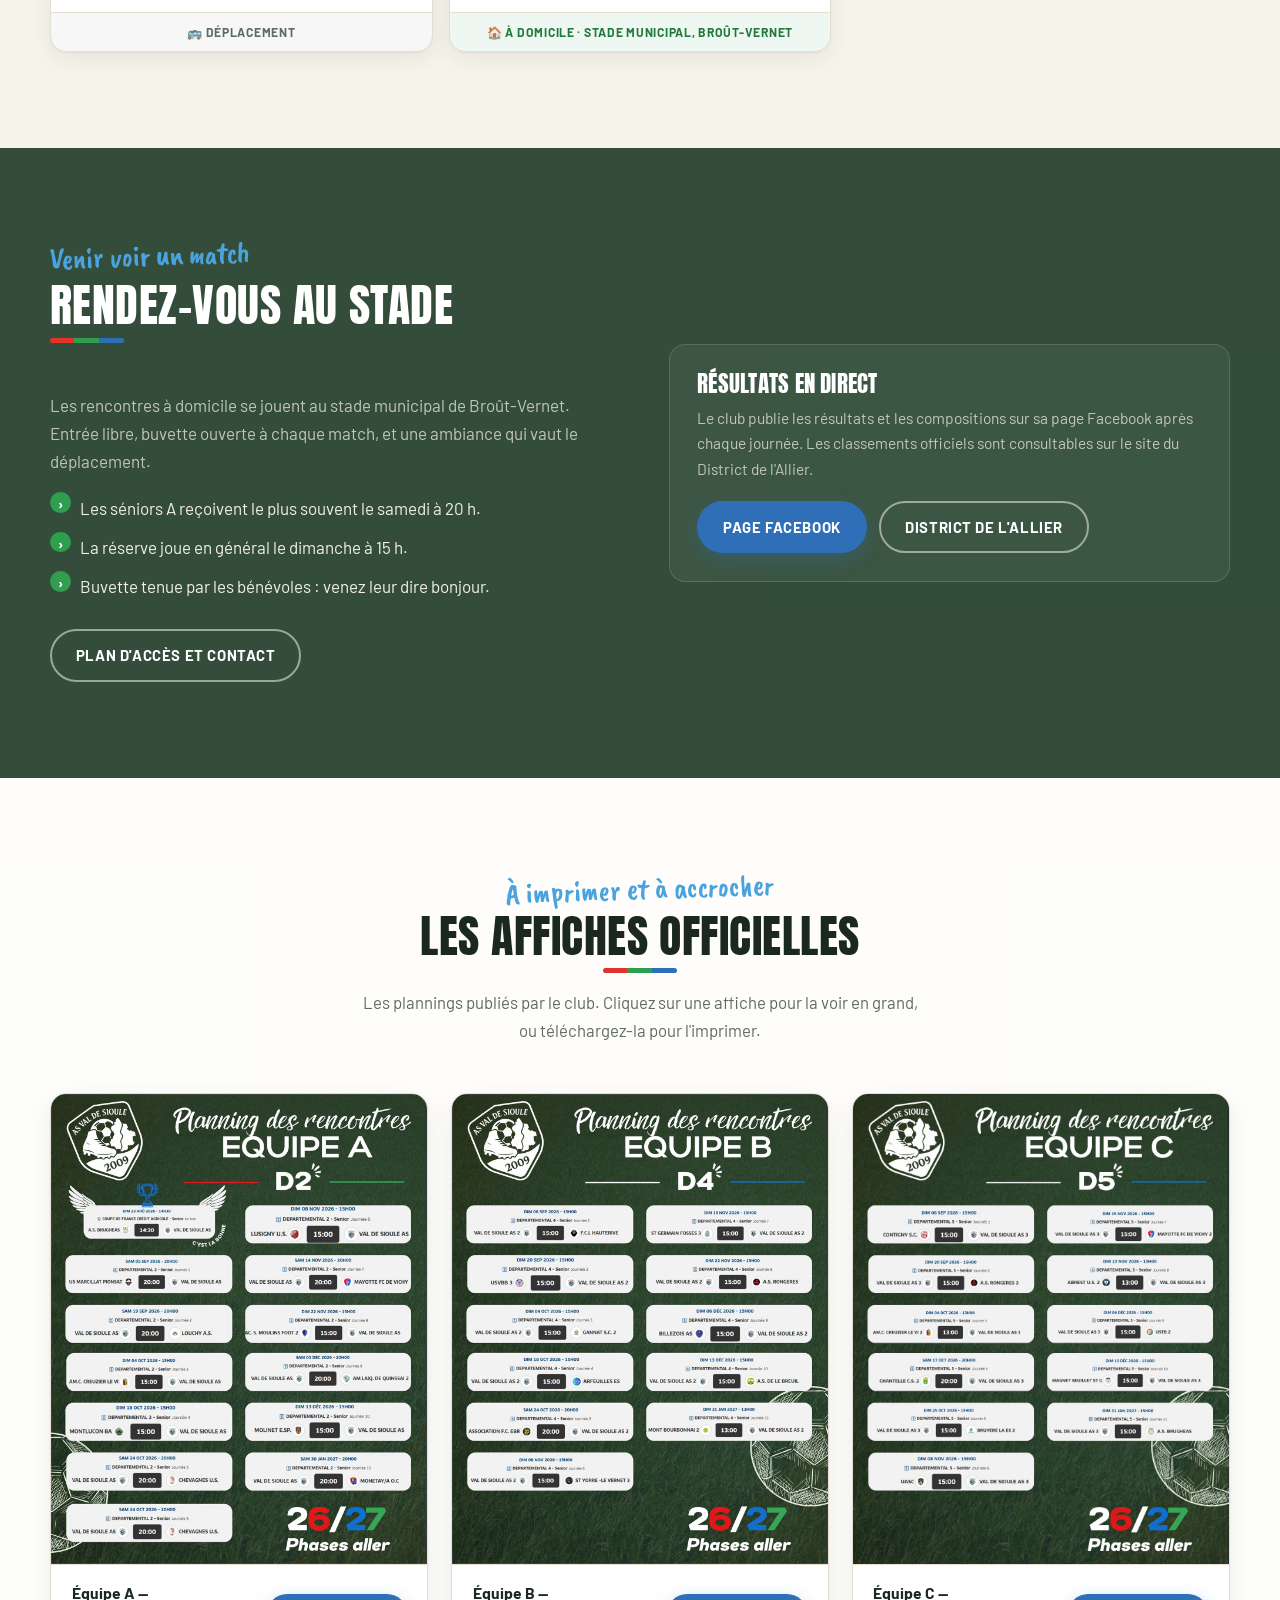
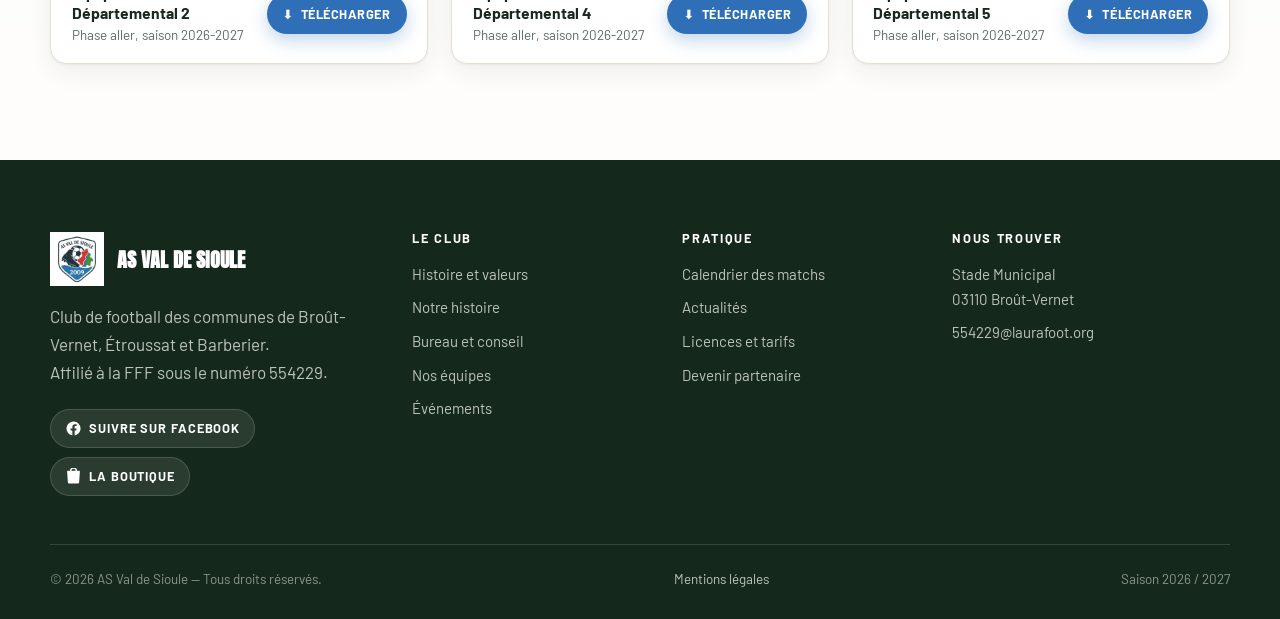
<file: calendrier.html>
<!DOCTYPE html>
<html lang="fr">
<head>
<meta charset="utf-8">
<meta name="viewport" content="width=device-width, initial-scale=1">
<meta name="asvs-page" content="calendrier">
<title>Calendrier des matchs — AS Val de Sioule</title>
<meta name="description" content="Calendrier complet de la saison 2026-2027 de l'AS Val de Sioule : équipe A en Départemental 2, équipe B en Départemental 4, matchs à domicile et déplacements.">
<link rel="icon" href="assets/img/logo-192.png">
<link rel="preconnect" href="https://fonts.googleapis.com">
<link rel="preconnect" href="https://fonts.gstatic.com" crossorigin>
<link href="https://fonts.googleapis.com/css2?family=Anton&family=Barlow:wght@400;500;600;700&family=Caveat+Brush&display=swap" rel="stylesheet">
<link rel="stylesheet" href="assets/css/style.css?v=20261012">
</head>
<body>

<header class="site-entete">
  <div class="chevrons"><span></span><span></span><span></span></div>
  <div class="contenu site-entete__barre">
    <a class="marque" href="index.html">
      <img data-club="logo" data-club-alt="logoDescription" src="assets/img/logo.png" alt="Blason de l'AS Val de Sioule">
      <span class="marque__txt">
        <span class="marque__nom" data-club="nom">AS Val de Sioule</span>
        <span class="marque__sous">Depuis 2009</span>
      </span>
    </a>
    <button class="burger" type="button" aria-label="Ouvrir le menu" aria-expanded="false" aria-controls="menu"><span></span></button>
    <nav class="nav-principale" id="menu" aria-label="Navigation principale">
      <ul>
        <li><a href="index.html">Accueil</a></li>
        <li><a href="club.html">Le club</a></li>
        <li><a href="histoire.html">Histoire</a></li>
        <li><a href="equipes.html">Équipes</a></li>
        <li><a href="calendrier.html" aria-current="page">Calendrier</a></li>
        <li><a href="actualites.html">Actualités</a></li>
        <li><a href="evenements.html">Événements</a></li>
        <li><a href="infos.html">Infos pratiques</a></li>
        <li class="nav-cta"><a href="partenaires.html">Partenaires</a></li>
      </ul>
    </nav>
  </div>
</header>

<main>

<section class="hero hero--page">
  <div class="hero__fond" data-fond-txt="hero.image" style="background-image:url('assets/img/calendrier-equipe-a.jpg');background-position:center 20%"></div>
  <div class="contenu hero__contenu">
    <p class="fil"><a href="index.html">Accueil</a><span>/</span><strong data-txt="hero.filAriane">Calendrier</strong></p>
    <span class="hero__script" data-txt="hero.accroche">Saison 2026-2027 · phase aller</span>
    <h1 data-txt="hero.titre">Calendrier des matchs</h1>
    <p class="hero__chapeau">
      <span data-txt="hero.avantChiffre"></span><span data-stat="matchs">35</span><span data-txt="hero.entreChiffres"> rencontres programmées, dont </span><span data-stat="domicile">—</span><span data-txt="hero.apresChiffres"> à domicile.</span>
    </p>
  </div>
</section>

<section class="section section--creme">
  <div class="contenu">
    <div class="entete-section">
      <span class="script" data-txt="liste.accroche">Filtrez comme vous voulez</span>
      <h2 class="souligne" data-txt="liste.titre">Toutes les rencontres</h2>
      <p class="chapeau" data-txt="liste.chapeau">Les horaires peuvent évoluer.</p>
    </div>

    <div class="filtres" role="group" aria-label="Filtrer les rencontres">
      <button class="filtre" type="button" data-filtre="tous" aria-pressed="true" data-txt="liste.filtres.tous">Toutes</button>
      <button class="filtre" type="button" data-filtre="avenir" aria-pressed="false" data-txt="liste.filtres.avenir">À venir</button>
      <button class="filtre" type="button" data-filtre="A" aria-pressed="false" data-txt="liste.filtres.equipeA">Équipe A</button>
      <button class="filtre" type="button" data-filtre="B" aria-pressed="false" data-txt="liste.filtres.equipeB">Équipe B</button>
      <button class="filtre" type="button" data-filtre="C" aria-pressed="false" data-txt="liste.filtres.equipeC">Équipe C</button>
      <button class="filtre" type="button" data-filtre="domicile" aria-pressed="false" data-txt="liste.filtres.domicile">À domicile</button>
      <button class="filtre" type="button" data-filtre="exterieur" aria-pressed="false" data-txt="liste.filtres.exterieur">Déplacements</button>
    </div>

    <div class="matchs" id="calendrier-complet"></div>
  </div>
</section>

<section class="section section--sombre">
  <div class="contenu">
    <div class="duo">
      <div>
        <div class="entete-section">
          <span class="script" data-txt="stade.accroche">Venir voir un match</span>
          <h2 class="souligne" data-txt="stade.titre">Rendez-vous au stade</h2>
        </div>
        <div data-riche="stade.texte"></div>
        <ul class="liste-check" style="margin-top:1.2rem" data-liste="stade.points" data-gabarit="puce"></ul>
        <div class="groupe-btn" style="margin-top:1.8rem">
          <a class="btn btn--fantome" href="infos.html" data-txt="stade.bouton">Plan d'accès et contact</a>
        </div>
      </div>
      <div>
        <div class="carte">
          <h3 data-txt="stade.carteTitre">Résultats en direct</h3>
          <div data-riche="stade.carteTexte"></div>
          <div class="groupe-btn" style="margin-top:1.2rem">
            <a class="btn btn--bleu" data-club="facebook" href="#" target="_blank" rel="noopener" data-txt="stade.carteBouton1">Page Facebook</a>
            <a class="btn btn--fantome" data-href-txt="stade.carteLien2" href="https://allier.fff.fr/" target="_blank" rel="noopener" data-txt="stade.carteBouton2">District de l'Allier</a>
          </div>
        </div>
      </div>
    </div>
  </div>
</section>

<section class="section section--blanc" id="bloc-affiches" hidden>
  <div class="contenu">
    <div class="entete-section centre">
      <span class="script" data-txt="affiches.accroche">À imprimer et à accrocher</span>
      <h2 class="souligne" data-txt="affiches.titre">Les affiches officielles</h2>
      <p class="chapeau" data-txt="affiches.chapeau">Cliquez pour voir en grand, ou téléchargez pour imprimer.</p>
    </div>
    <div class="affiches" id="liste-affiches"></div>
  </div>
</section>

</main>

<footer class="site-pied">
  <div class="contenu">
    <div class="pied__grille">
            <div>
        <div class="pied__marque">
          <img data-club="logo" src="assets/img/logo.png" alt="">
          <strong data-club="nom">AS Val de Sioule</strong>
        </div>
        <p><span data-pied="presentation">Club de football des communes de Broût-Vernet, Étroussat et Barberier.</span><br>
           <span data-pied="mentionAffiliation">Affilié à la FFF sous le numéro</span> <span data-club="affiliation">554229</span>.</p>
        <div class="reseaux">
          <a class="reseaux--facebook" data-club="facebook" href="#" target="_blank" rel="noopener">
            <svg viewBox="0 0 24 24" aria-hidden="true"><path d="M22 12a10 10 0 1 0-11.6 9.9v-7H7.9V12h2.5V9.8c0-2.5 1.5-3.9 3.8-3.9 1.1 0 2.2.2 2.2.2v2.5h-1.3c-1.2 0-1.6.8-1.6 1.6V12h2.8l-.4 2.9h-2.3v7A10 10 0 0 0 22 12z"/></svg>
            <span data-pied="boutonFacebook">Suivre sur Facebook</span>
          </a>
          <a class="reseaux--boutique" data-club="boutique" href="#" target="_blank" rel="noopener">
            <svg viewBox="0 0 24 24" aria-hidden="true"><path d="M7 4a5 5 0 0 1 10 0h3a1 1 0 0 1 1 1l-1 15a2 2 0 0 1-2 2H6a2 2 0 0 1-2-2L3 5a1 1 0 0 1 1-1h3zm2 0h6a3 3 0 0 0-6 0z"/></svg>
            <span data-pied="boutonBoutique">La boutique</span>
          </a>
        </div>
      </div>
      <div data-pied="colonnes" style="display:contents"></div>
      <div>
        <h4 data-pied="titreContact">Nous trouver</h4>
        <ul>
          <li><span data-club="stade">Stade Municipal</span><br><span data-club="codePostal">03110</span> <span data-club="ville">Broût-Vernet</span></li>
          <li><a data-club="email" href="#"></a></li>
        </ul>
      </div>
    </div>
    <div class="pied__bas">
            <span>© <span data-annee>2026</span> <span data-pied="copyright">AS Val de Sioule — Tous droits réservés.</span></span>
      <span><a href="mentions-legales.html" data-pied="lienMentions">Mentions légales</a></span>
      <span><span data-pied="prefixeSaison">Saison</span> <span data-club="saison">2026 / 2027</span></span>
    </div>
  </div>
</footer>
<script src="assets/js/main.js?v=20261012" defer></script>
</body>
</html>
</file>
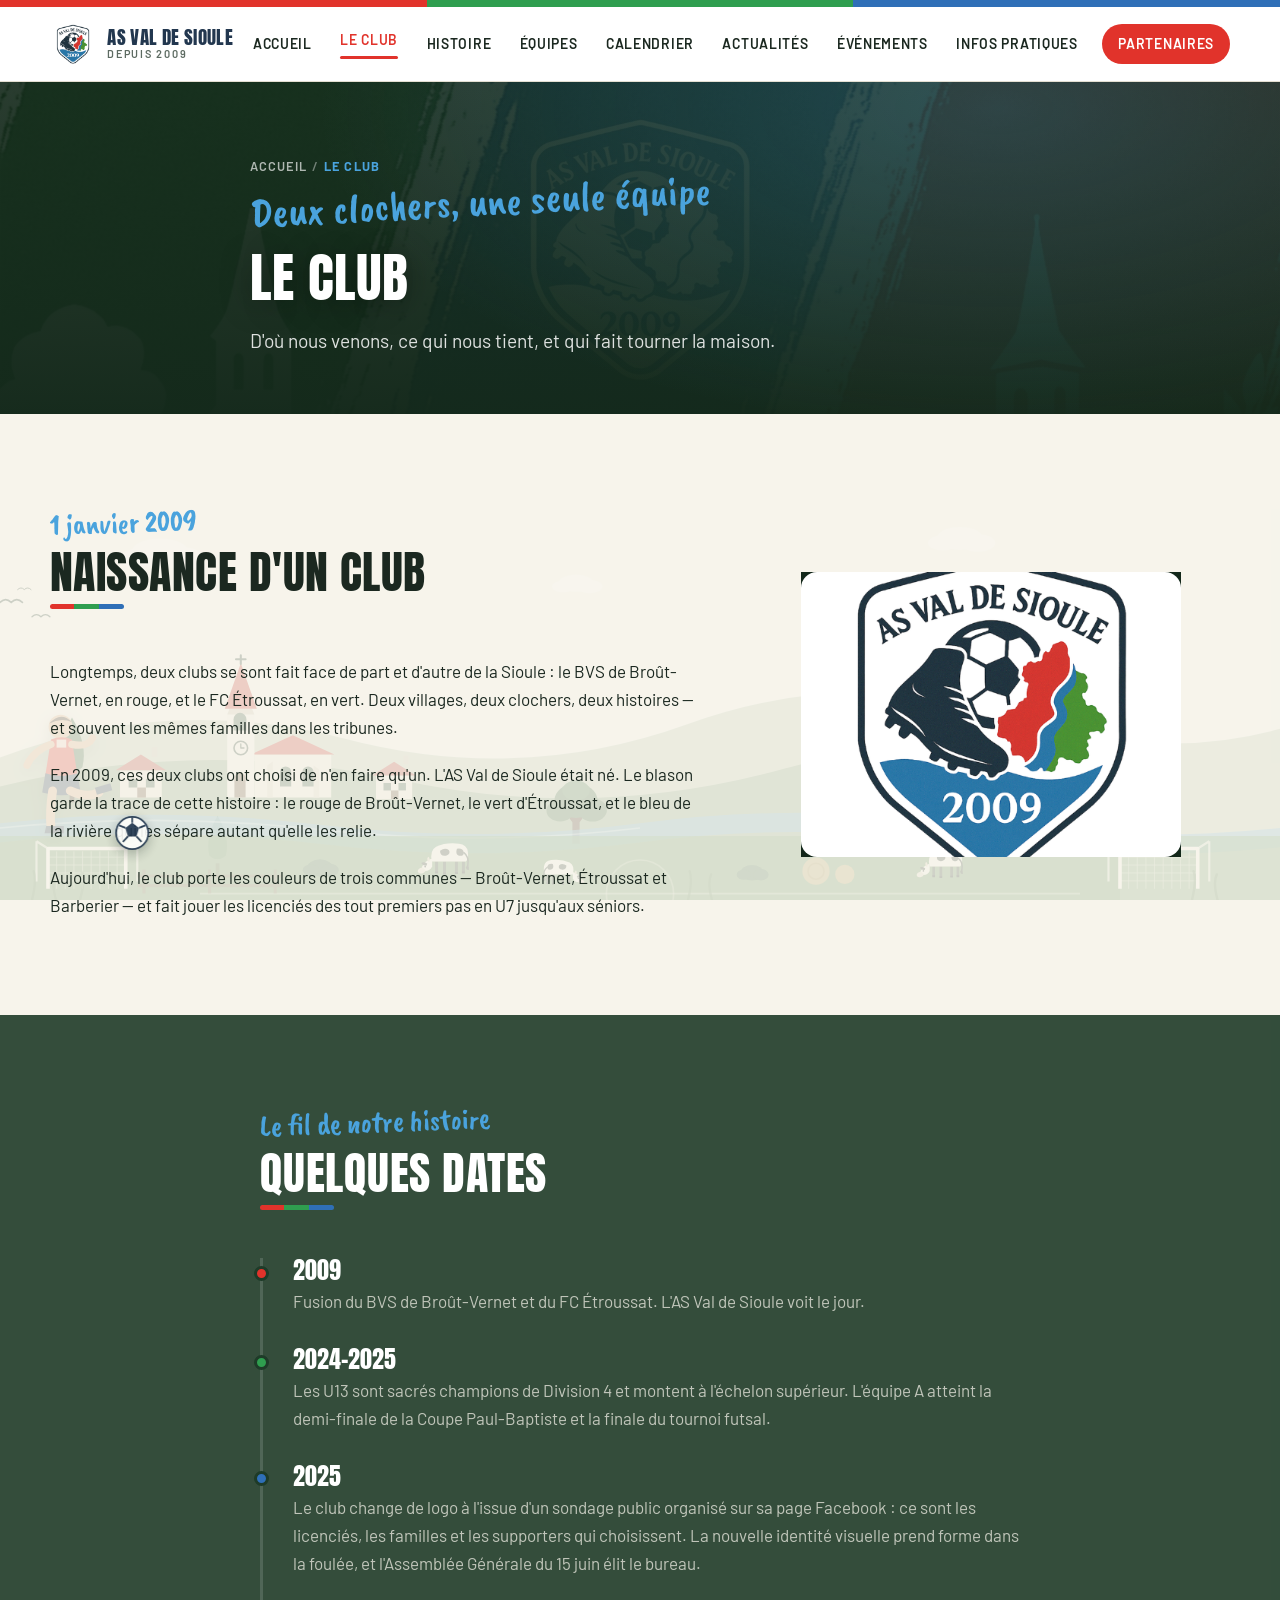
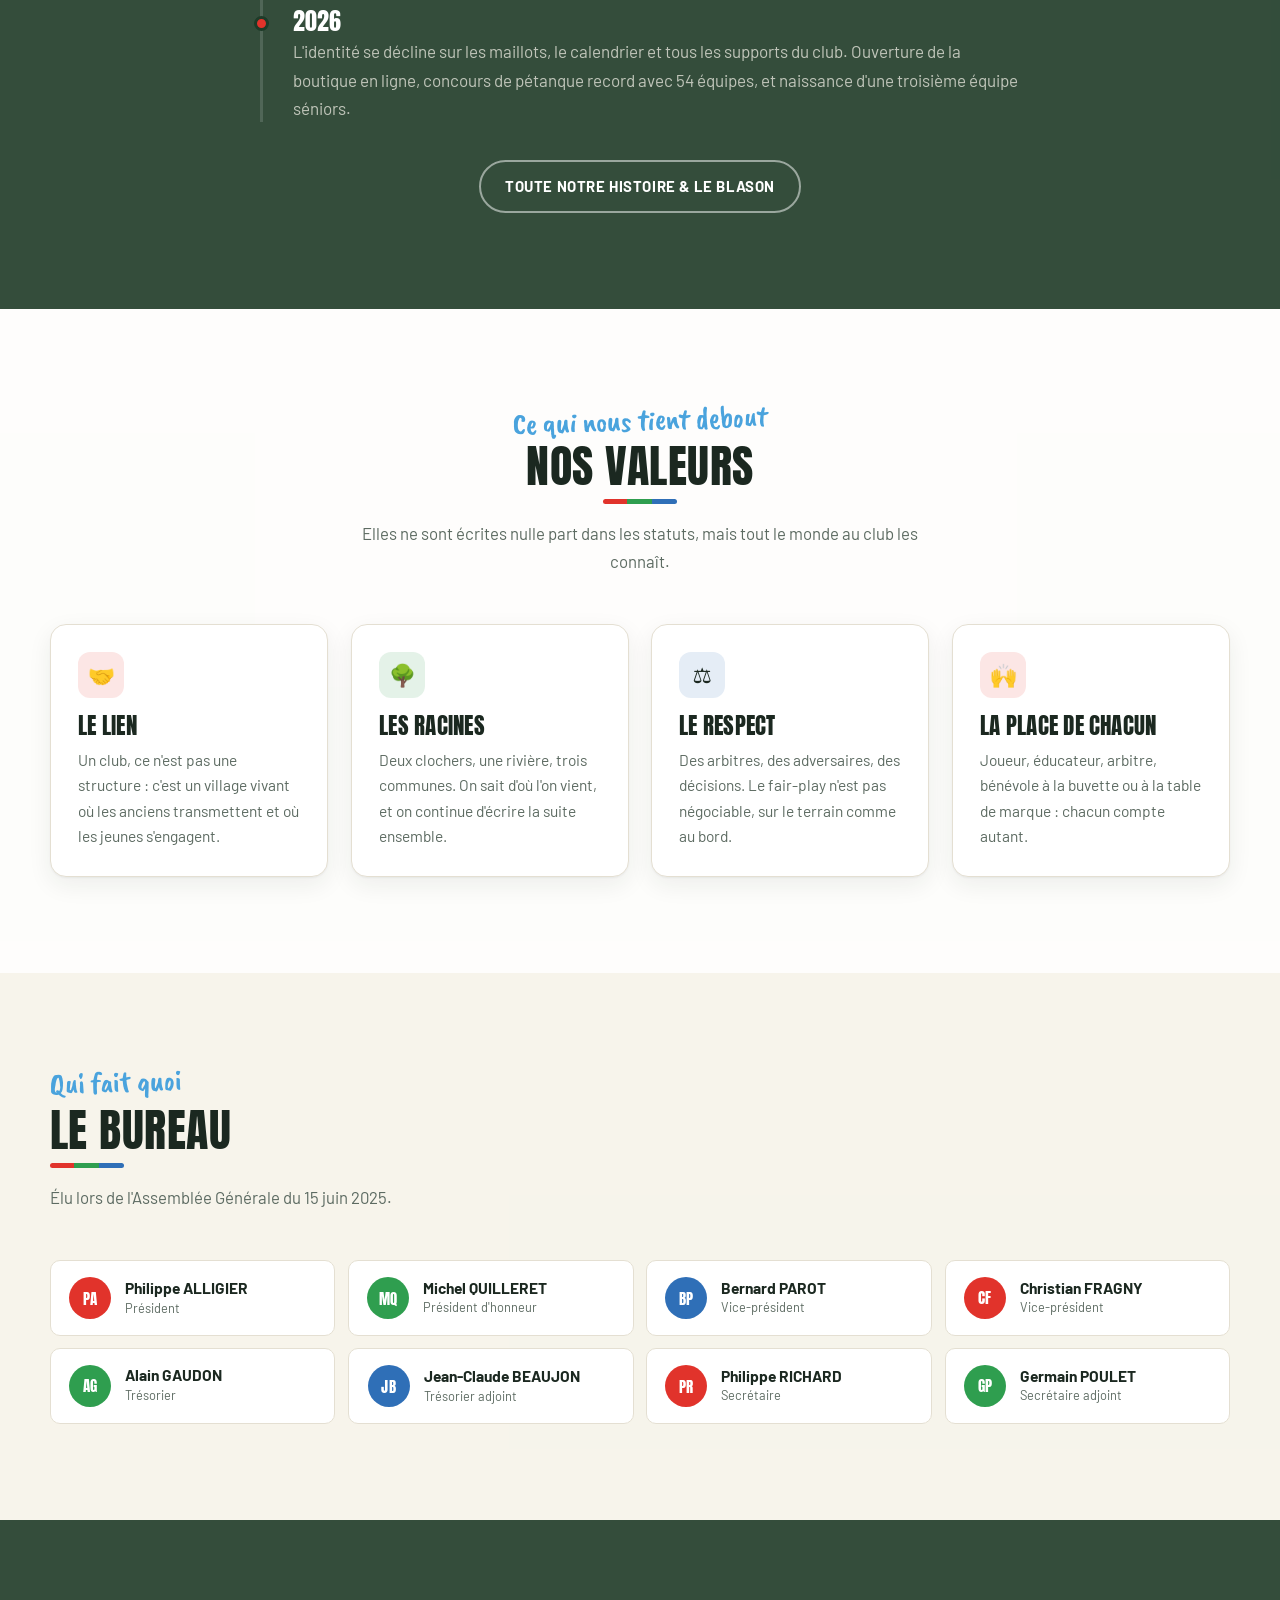
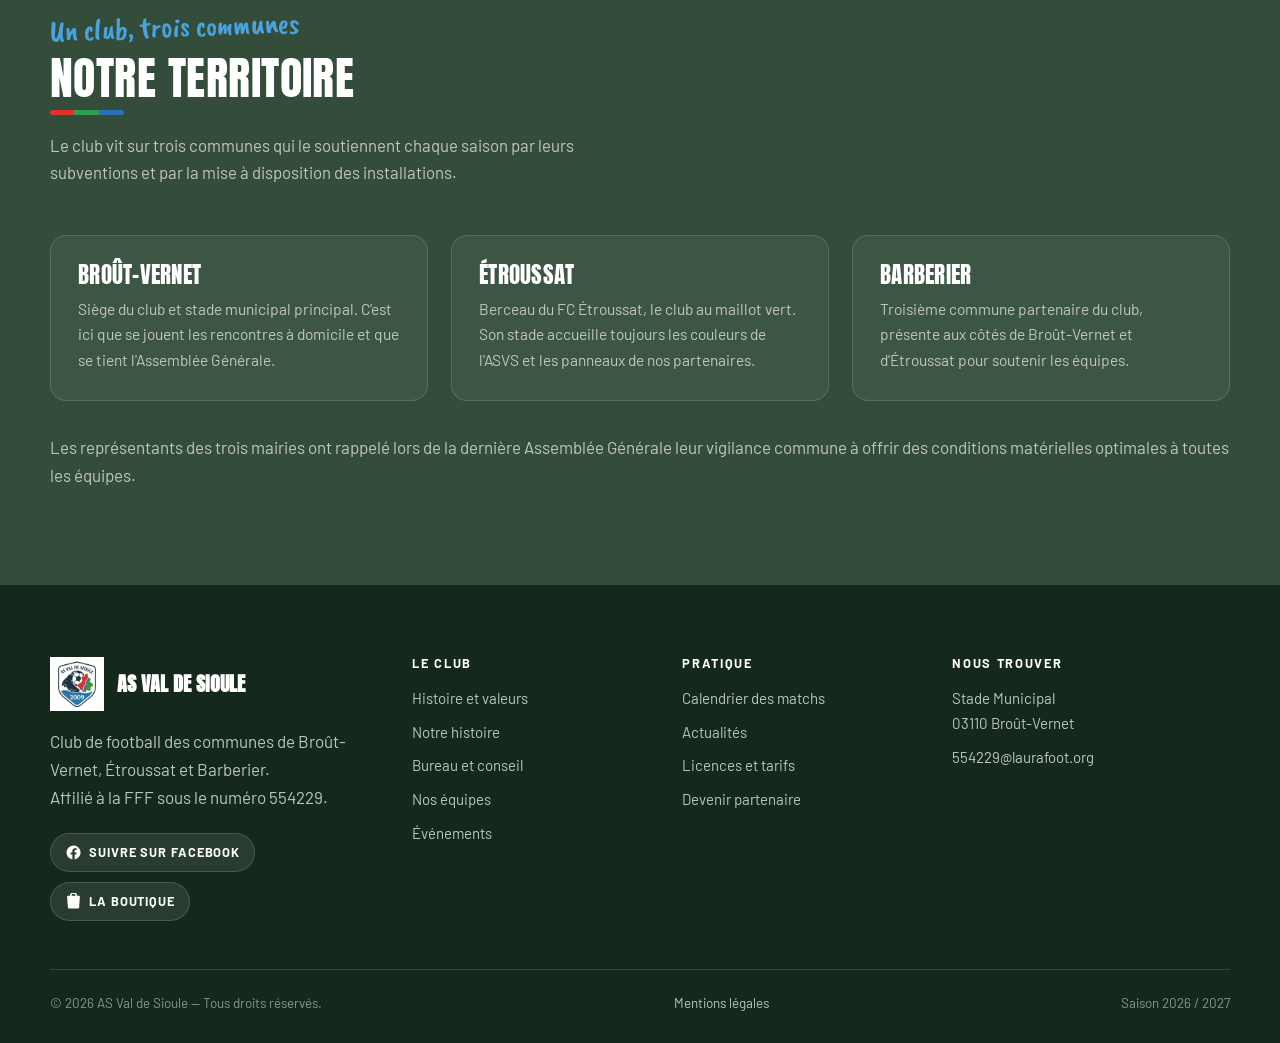
<file: club.html>
<!DOCTYPE html>
<html lang="fr">
<head>
<meta charset="utf-8">
<meta name="viewport" content="width=device-width, initial-scale=1">
<meta name="asvs-page" content="club">
<title>Le club — AS Val de Sioule</title>
<meta name="description" content="L'histoire de l'AS Val de Sioule, né en 2009 de la fusion du FC Étroussat et du BVS de Broût-Vernet. Valeurs, bureau, conseil d'administration, commissions et ancrage territorial.">
<link rel="icon" href="assets/img/logo-192.png">
<link rel="preconnect" href="https://fonts.googleapis.com">
<link rel="preconnect" href="https://fonts.gstatic.com" crossorigin>
<link href="https://fonts.googleapis.com/css2?family=Anton&family=Barlow:wght@400;500;600;700&family=Caveat+Brush&display=swap" rel="stylesheet">
<link rel="stylesheet" href="assets/css/style.css?v=20261012">
</head>
<body>

<header class="site-entete">
  <div class="chevrons"><span></span><span></span><span></span></div>
  <div class="contenu site-entete__barre">
    <a class="marque" href="index.html">
      <img data-club="logo" data-club-alt="logoDescription" src="assets/img/logo.png" alt="Blason de l'AS Val de Sioule">
      <span class="marque__txt">
        <span class="marque__nom" data-club="nom">AS Val de Sioule</span>
        <span class="marque__sous">Depuis 2009</span>
      </span>
    </a>
    <button class="burger" type="button" aria-label="Ouvrir le menu" aria-expanded="false" aria-controls="menu"><span></span></button>
    <nav class="nav-principale" id="menu" aria-label="Navigation principale">
      <ul>
        <li><a href="index.html">Accueil</a></li>
        <li><a href="club.html" aria-current="page">Le club</a></li>
        <li><a href="histoire.html">Histoire</a></li>
        <li><a href="equipes.html">Équipes</a></li>
        <li><a href="calendrier.html">Calendrier</a></li>
        <li><a href="actualites.html">Actualités</a></li>
        <li><a href="evenements.html">Événements</a></li>
        <li><a href="infos.html">Infos pratiques</a></li>
        <li class="nav-cta"><a href="partenaires.html">Partenaires</a></li>
      </ul>
    </nav>
  </div>
</header>

<main>

<section class="hero hero--page">
  <div class="hero__fond" data-fond-txt="hero.image" style="background-image:url('assets/img/banniere.jpg')"></div>
  <div class="contenu hero__contenu">
    <p class="fil"><a href="index.html">Accueil</a><span>/</span><strong data-txt="hero.filAriane">Le club</strong></p>
    <span class="hero__script" data-txt="hero.accroche">Deux clochers, une seule équipe</span>
    <h1 data-txt="hero.titre">Le club</h1>
    <p class="hero__chapeau" data-txt="hero.chapeau">D'où nous venons, ce qui nous tient, et qui fait tourner la maison.</p>
  </div>
</section>

<!-- ===== HISTOIRE ===== -->
<section class="section section--creme">
  <div class="contenu">
    <div class="duo duo--large-gauche">
      <div>
        <div class="entete-section">
          <span class="script" data-txt="naissance.accroche">1 janvier 2009</span>
          <h2 class="souligne" data-txt="naissance.titre">Naissance d'un club</h2>
        </div>
        <div data-riche="naissance.texte"></div>
      </div>
      <div>
        <div data-carrousel-txt="naissance.photos" data-format="4-3" style="max-width:380px;margin-inline:auto"></div>
      </div>
    </div>
  </div>
</section>

<!-- ===== FRISE ===== -->
<section class="section section--sombre">
  <div class="contenu contenu-etroit">
    <div class="entete-section">
      <span class="script" data-txt="frise.accroche">Le fil de notre histoire</span>
      <h2 class="souligne" data-txt="frise.titre">Quelques dates</h2>
    </div>
    <ol class="frise" data-liste="frise.etapes" data-gabarit="etape"></ol>
    <div class="groupe-btn centre" style="margin-top:2.4rem;justify-content:center">
      <a class="btn btn--fantome" href="histoire.html" data-txt="frise.bouton">Toute notre histoire &amp; le blason</a>
    </div>
  </div>
</section>

<!-- ===== VALEURS ===== -->
<section class="section section--blanc">
  <div class="contenu">
    <div class="entete-section centre">
      <span class="script" data-txt="valeurs.accroche">Ce qui nous tient debout</span>
      <h2 class="souligne" data-txt="valeurs.titre">Nos valeurs</h2>
      <p class="chapeau" data-txt="valeurs.chapeau">Tout le monde au club les connaît.</p>
    </div>
    <div class="grille grille--4" data-liste="valeurs.cartes" data-gabarit="carte"></div>
  </div>
</section>

<!-- ===== ORGANISATION ===== -->
<section class="section section--creme" id="organisation">
  <div class="contenu">
    <div id="bloc-bureau">
      <div class="entete-section">
        <span class="script" data-txt="organisation.accroche">Qui fait quoi</span>
        <h2 class="souligne" data-txt="organisation.titreBureau">Le bureau</h2>
        <p class="chapeau" data-txt="organisation.chapeauBureau">Élu lors de l'Assemblée Générale du 15 juin 2025.</p>
      </div>
      <div class="personnes" id="liste-bureau"></div>
    </div>

    <div id="bloc-conseil" hidden>
      <div class="entete-section" style="margin-top:3.5rem">
        <h2 class="souligne" data-txt="organisation.titreConseil">Le conseil d'administration</h2>
        <p class="chapeau" data-txt="organisation.chapeauConseil">Les bénévoles qui portent le club au quotidien.</p>
      </div>
      <div class="personnes" id="liste-conseil"></div>
    </div>

    <div id="bloc-commissions" hidden>
      <div class="entete-section" style="margin-top:3.5rem">
        <h2 class="souligne" data-txt="organisation.titreCommissions">Les commissions</h2>
        <p class="chapeau" data-txt="organisation.chapeauCommissions">Chaque grand chantier du club a son référent.</p>
      </div>
      <div id="liste-commissions"></div>
    </div>
  </div>
</section>

<!-- ===== DOCUMENTS ===== -->
<section class="section section--blanc" id="bloc-documents" hidden>
  <div class="contenu">
    <div class="entete-section">
      <span class="script" data-txt="documents.accroche">À télécharger</span>
      <h2 class="souligne" data-txt="documents.titre">Documents du club</h2>
      <p class="chapeau" data-txt="documents.chapeau">Comptes-rendus, statuts, règlements.</p>
    </div>
    <div class="documents" id="liste-documents" data-categorie="club"></div>
  </div>
</section>

<!-- ===== TERRITOIRE ===== -->
<section class="section section--sombre">
  <div class="contenu">
    <div class="entete-section">
      <span class="script" data-txt="territoire.accroche">Un club, trois communes</span>
      <h2 class="souligne" data-txt="territoire.titre">Notre territoire</h2>
      <p class="chapeau" data-txt="territoire.chapeau">Trois communes qui soutiennent le club chaque saison.</p>
    </div>
    <div class="grille grille--3" data-liste="territoire.cartes" data-gabarit="carte"></div>
    <p style="margin-top:2rem" data-txt="territoire.conclusion"></p>
  </div>
</section>

</main>

<footer class="site-pied">
  <div class="contenu">
    <div class="pied__grille">
            <div>
        <div class="pied__marque">
          <img data-club="logo" src="assets/img/logo.png" alt="">
          <strong data-club="nom">AS Val de Sioule</strong>
        </div>
        <p><span data-pied="presentation">Club de football des communes de Broût-Vernet, Étroussat et Barberier.</span><br>
           <span data-pied="mentionAffiliation">Affilié à la FFF sous le numéro</span> <span data-club="affiliation">554229</span>.</p>
        <div class="reseaux">
          <a class="reseaux--facebook" data-club="facebook" href="#" target="_blank" rel="noopener">
            <svg viewBox="0 0 24 24" aria-hidden="true"><path d="M22 12a10 10 0 1 0-11.6 9.9v-7H7.9V12h2.5V9.8c0-2.5 1.5-3.9 3.8-3.9 1.1 0 2.2.2 2.2.2v2.5h-1.3c-1.2 0-1.6.8-1.6 1.6V12h2.8l-.4 2.9h-2.3v7A10 10 0 0 0 22 12z"/></svg>
            <span data-pied="boutonFacebook">Suivre sur Facebook</span>
          </a>
          <a class="reseaux--boutique" data-club="boutique" href="#" target="_blank" rel="noopener">
            <svg viewBox="0 0 24 24" aria-hidden="true"><path d="M7 4a5 5 0 0 1 10 0h3a1 1 0 0 1 1 1l-1 15a2 2 0 0 1-2 2H6a2 2 0 0 1-2-2L3 5a1 1 0 0 1 1-1h3zm2 0h6a3 3 0 0 0-6 0z"/></svg>
            <span data-pied="boutonBoutique">La boutique</span>
          </a>
        </div>
      </div>
      <div data-pied="colonnes" style="display:contents"></div>
      <div>
        <h4 data-pied="titreContact">Nous trouver</h4>
        <ul>
          <li><span data-club="stade">Stade Municipal</span><br><span data-club="codePostal">03110</span> <span data-club="ville">Broût-Vernet</span></li>
          <li><a data-club="email" href="#"></a></li>
        </ul>
      </div>
    </div>
    <div class="pied__bas">
            <span>© <span data-annee>2026</span> <span data-pied="copyright">AS Val de Sioule — Tous droits réservés.</span></span>
      <span><a href="mentions-legales.html" data-pied="lienMentions">Mentions légales</a></span>
      <span><span data-pied="prefixeSaison">Saison</span> <span data-club="saison">2026 / 2027</span></span>
    </div>
  </div>
</footer>
<script src="assets/js/main.js?v=20261012" defer></script>
</body>
</html>
</file>
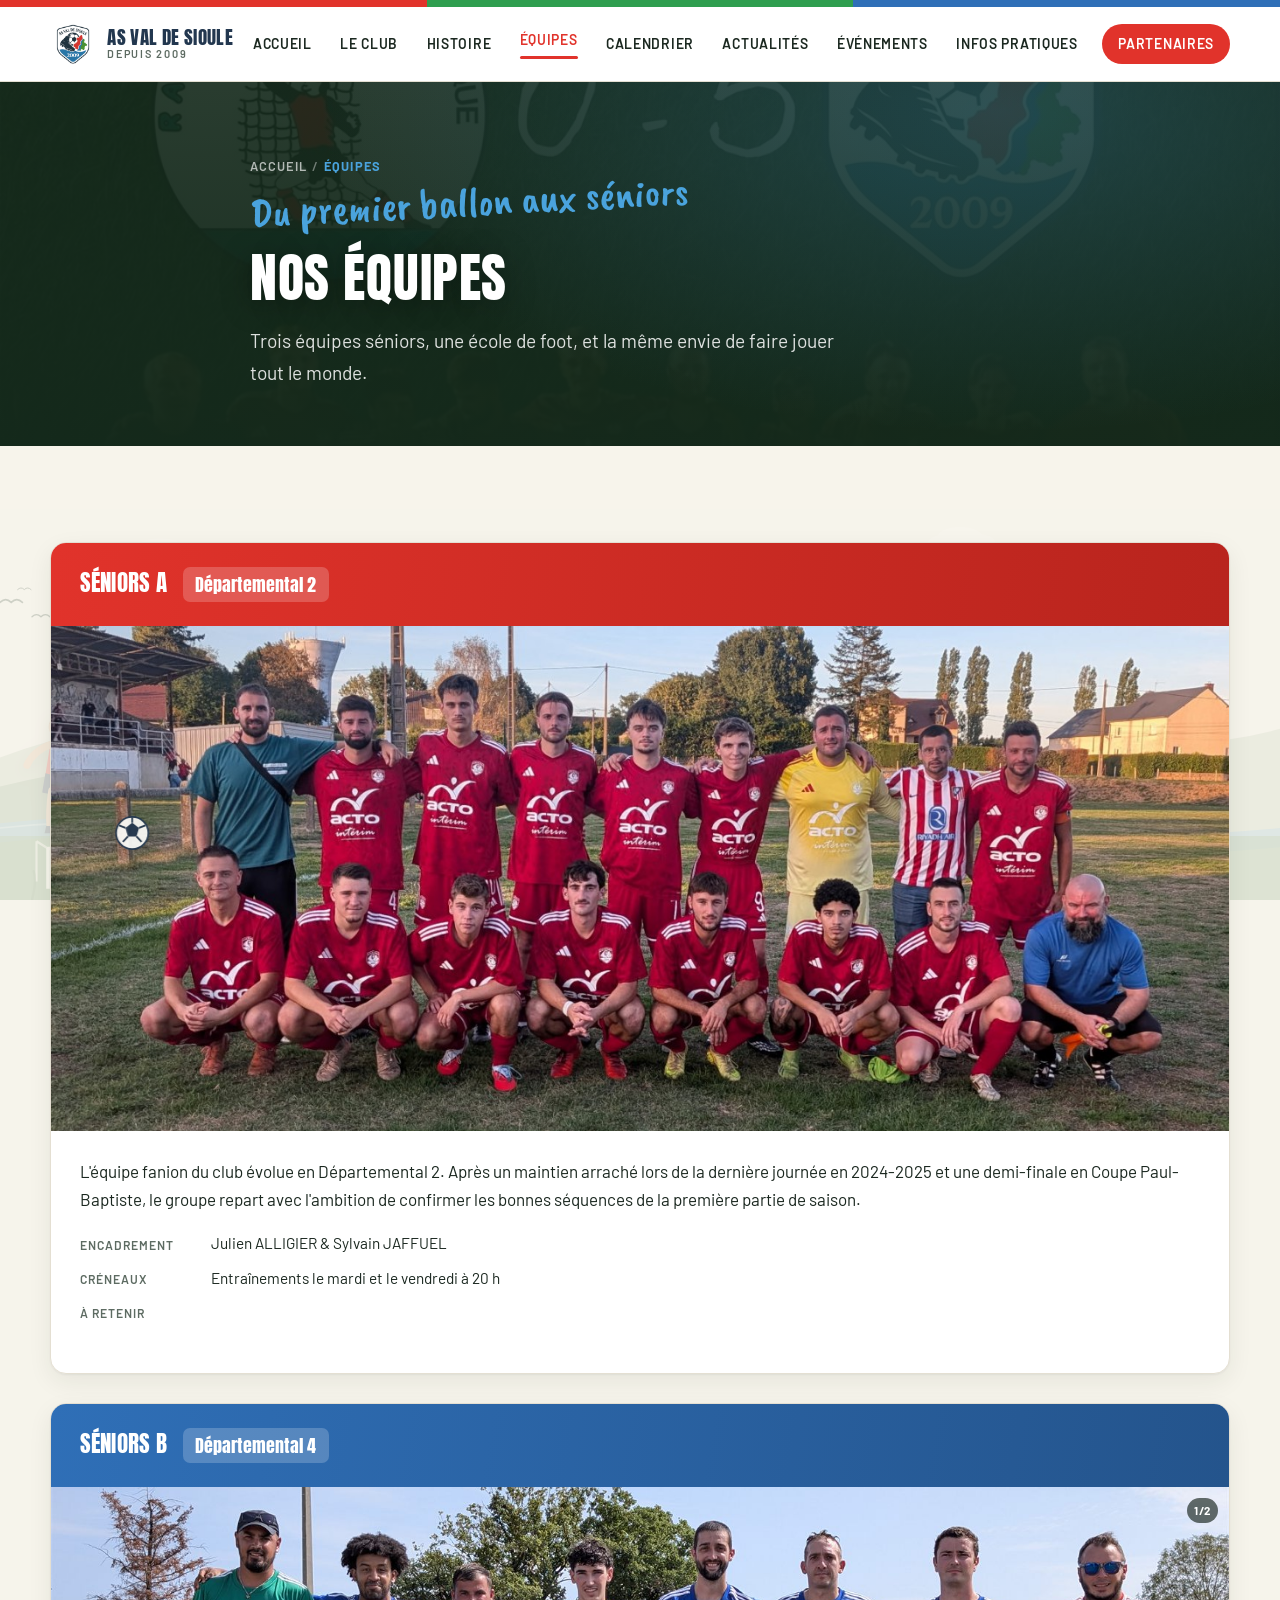
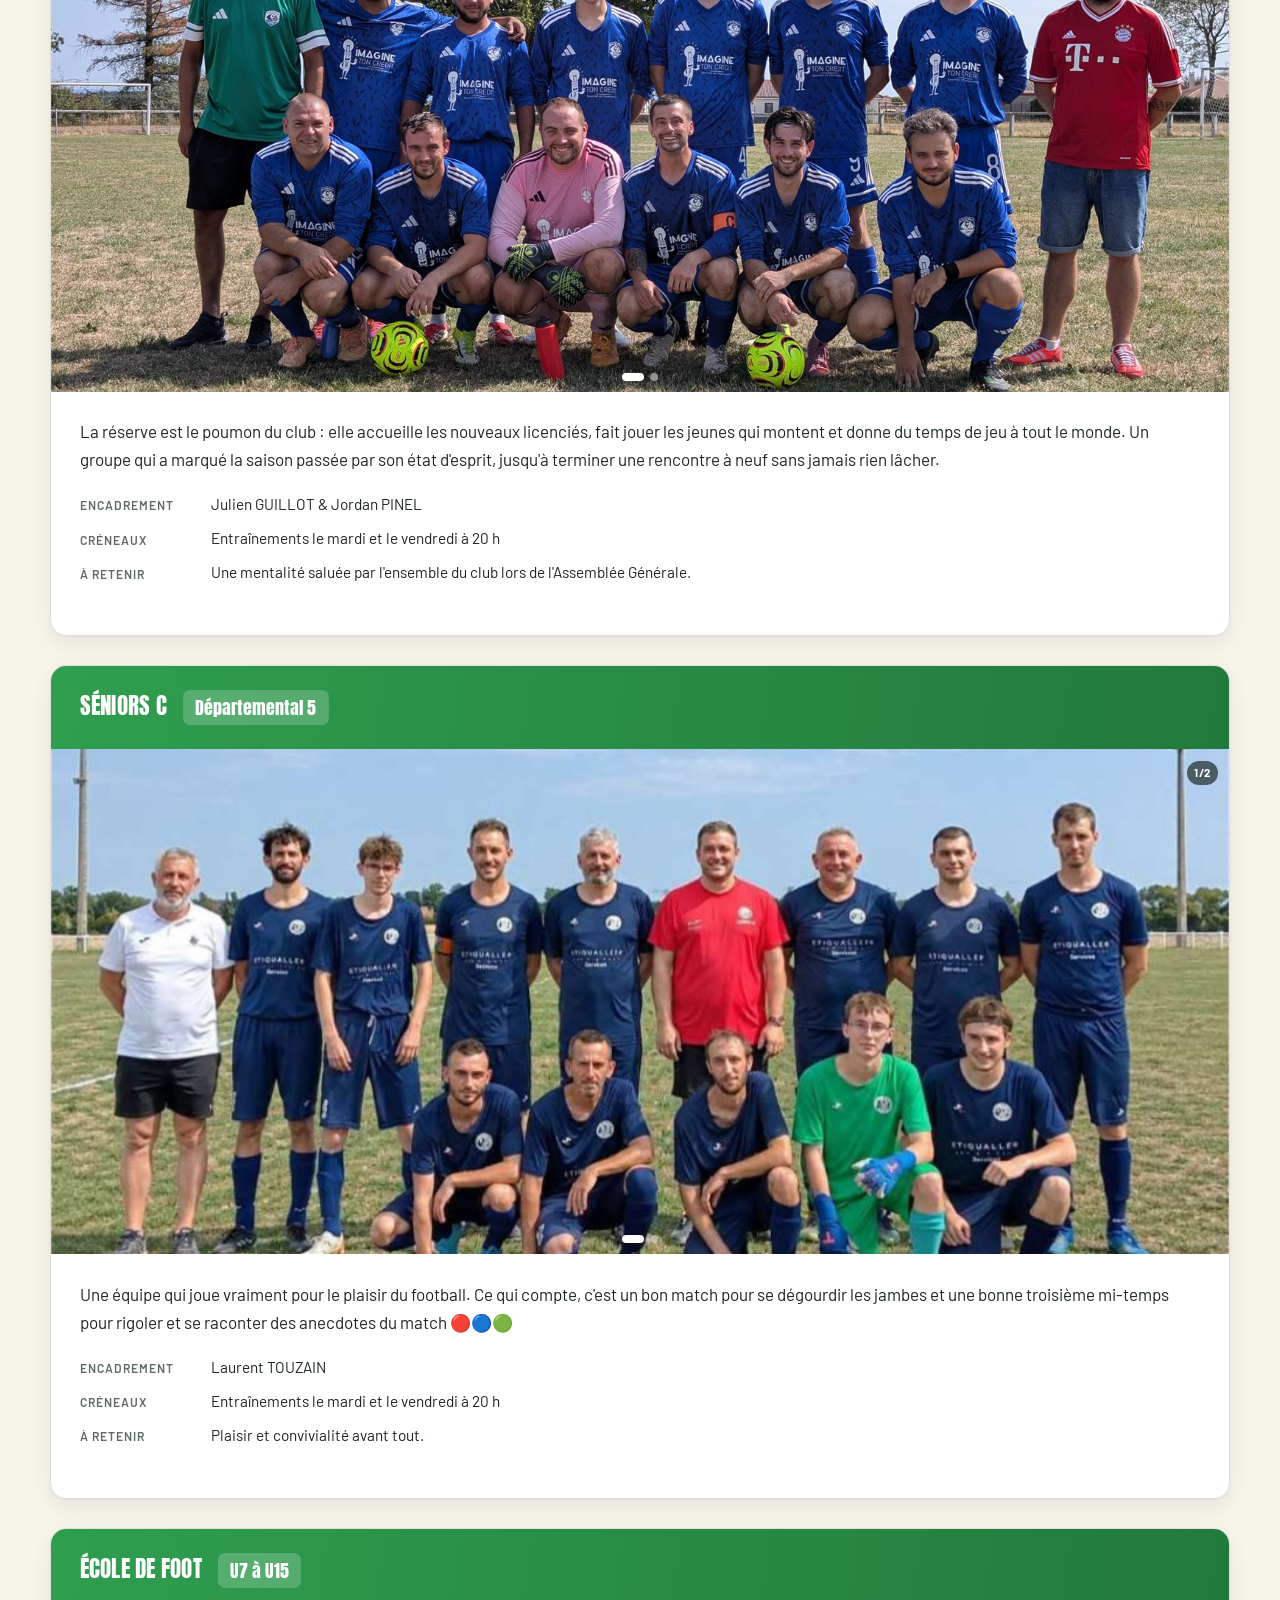
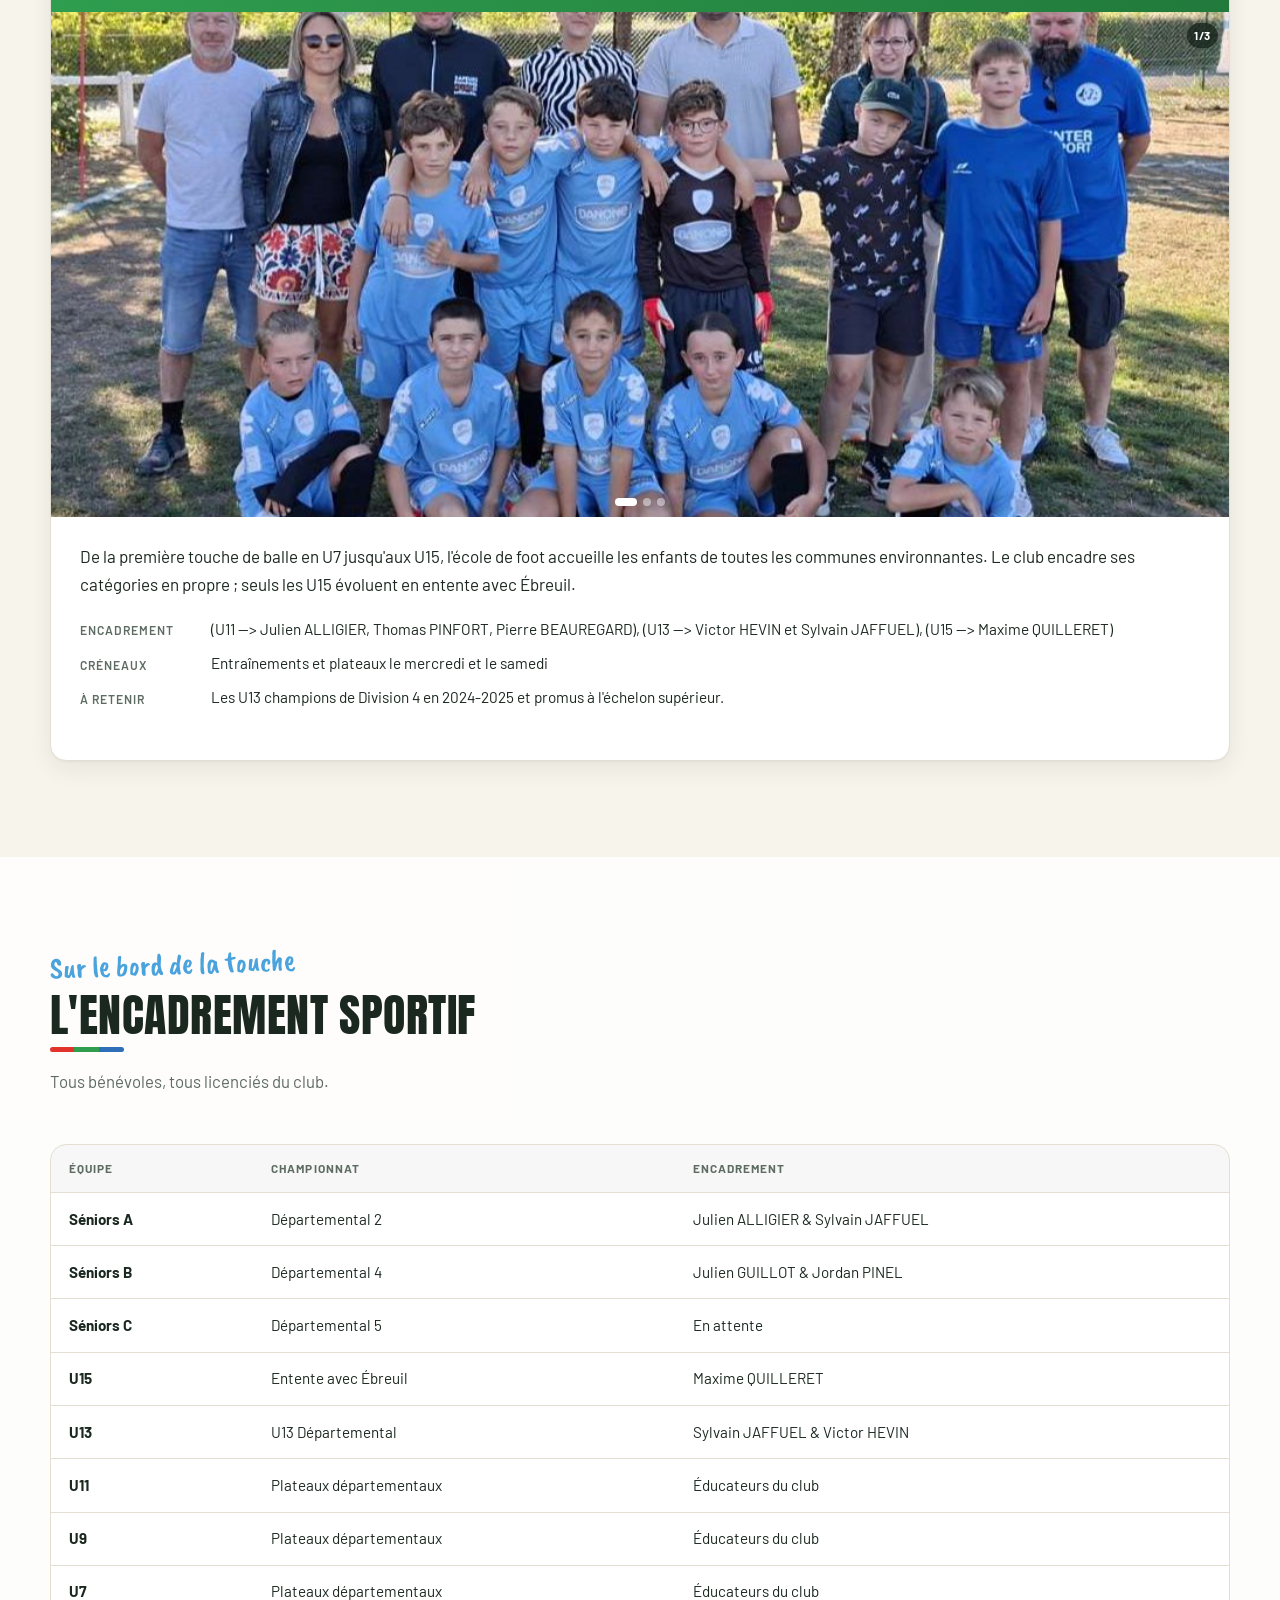
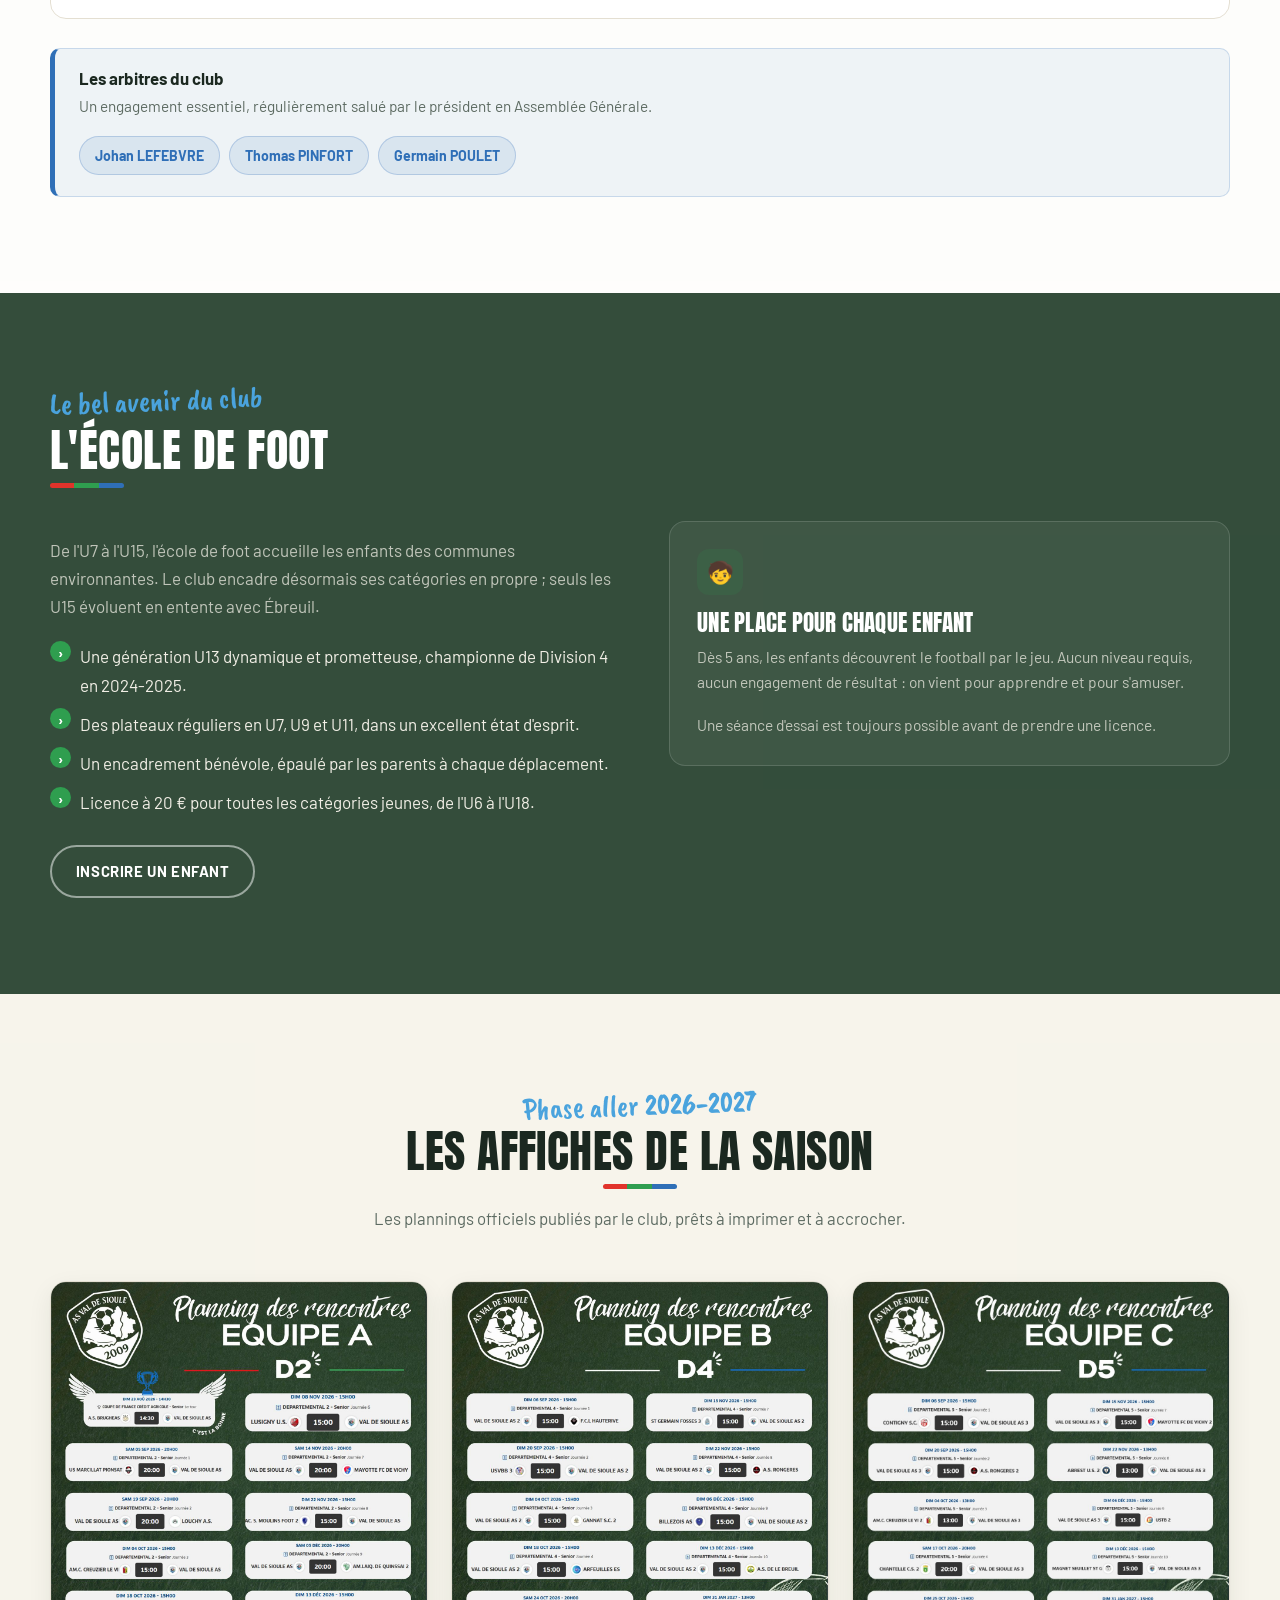
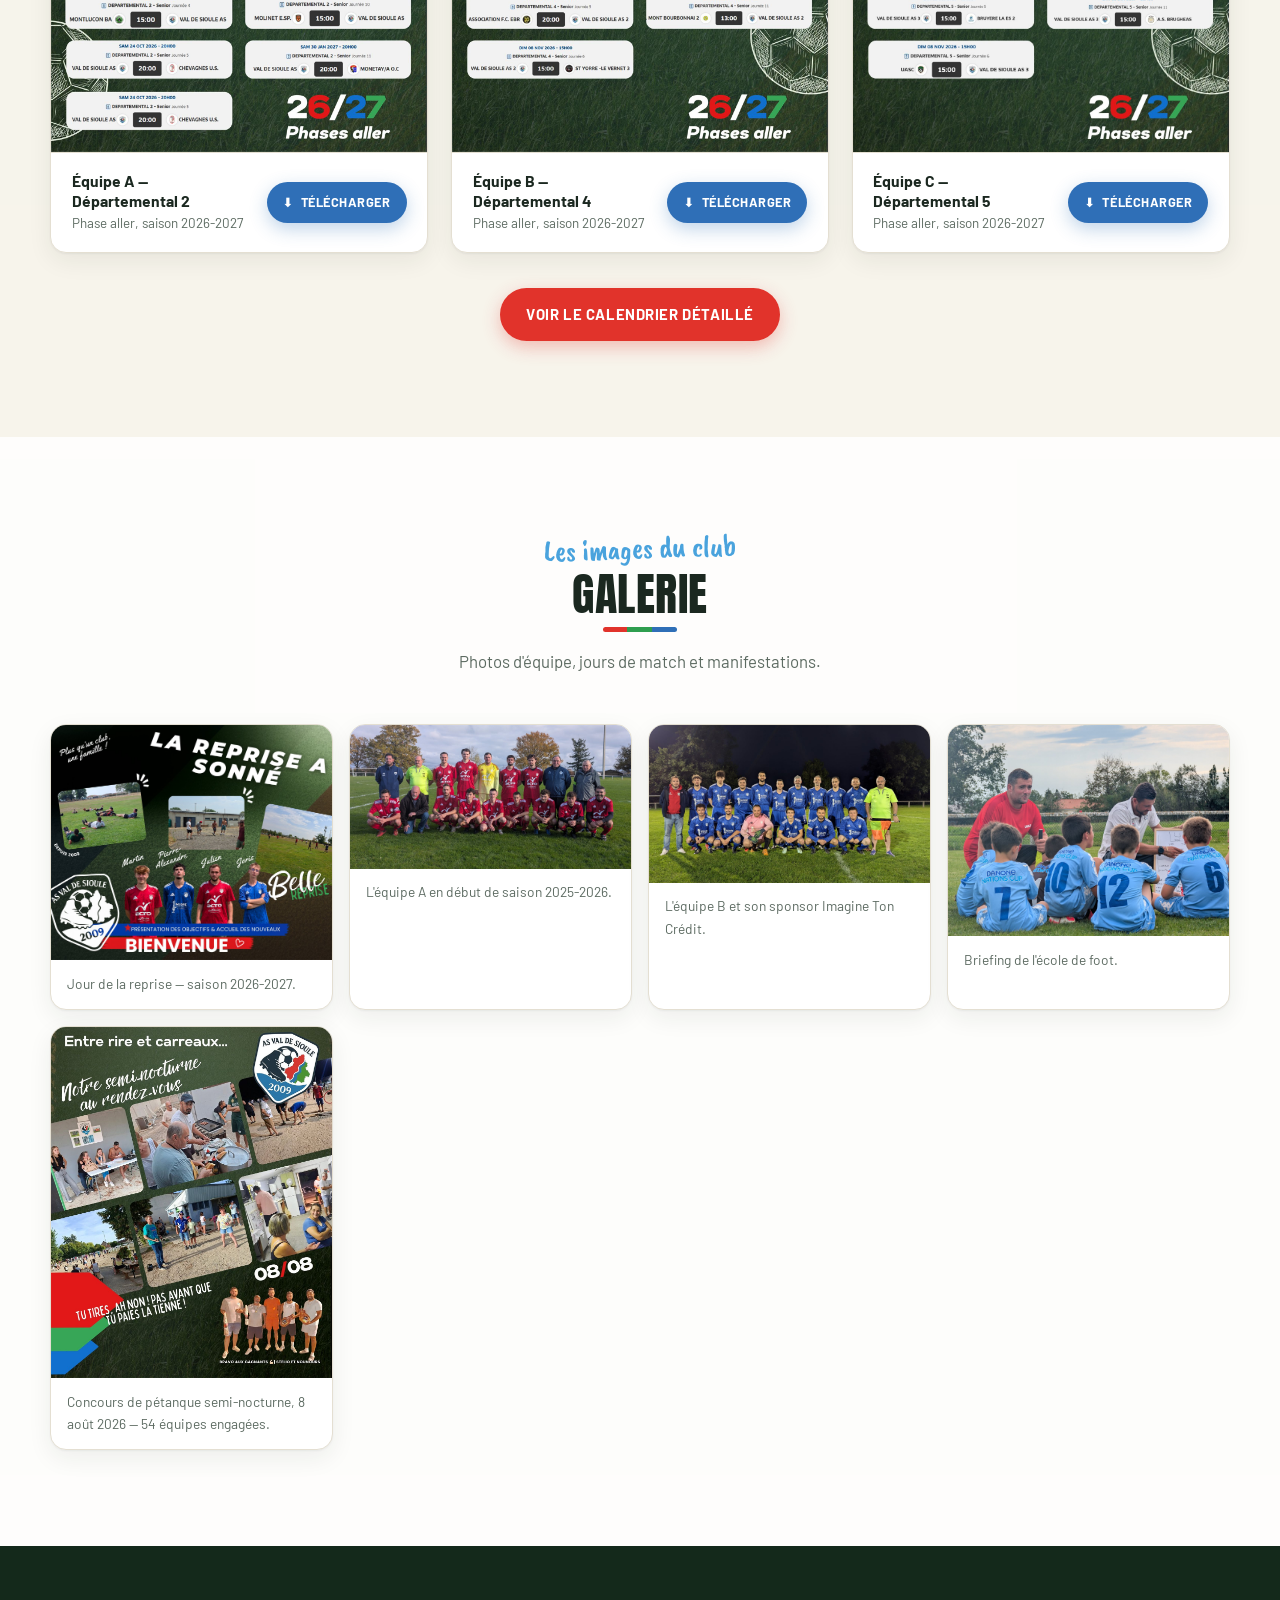
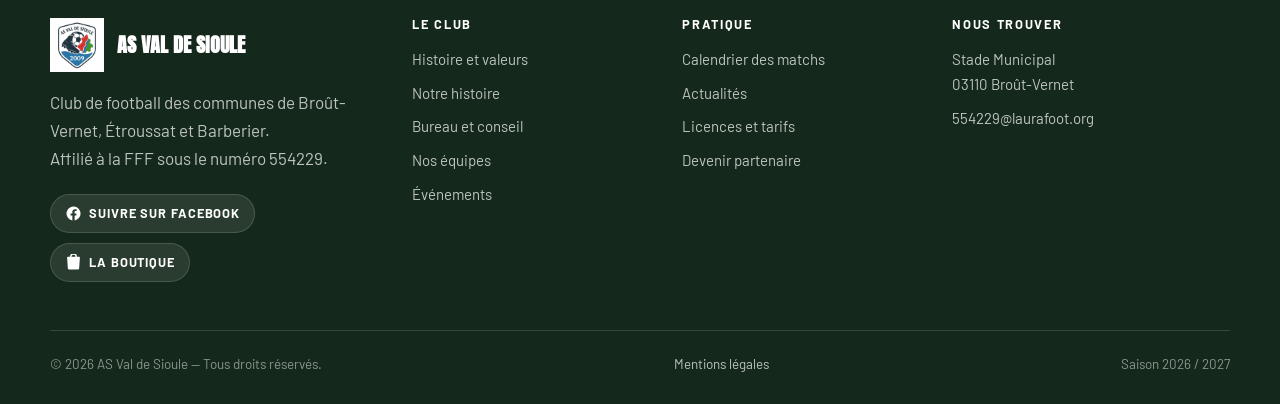
<file: equipes.html>
<!DOCTYPE html>
<html lang="fr">
<head>
<meta charset="utf-8">
<meta name="viewport" content="width=device-width, initial-scale=1">
<meta name="asvs-page" content="equipes">
<title>Nos équipes — AS Val de Sioule</title>
<meta name="description" content="Les équipes de l'AS Val de Sioule : séniors A en Départemental 2, séniors B en Départemental 4, et l'école de foot des U7 aux U15 en entente avec Chantelle et Ébreuil.">
<link rel="icon" href="assets/img/logo-192.png">
<link rel="preconnect" href="https://fonts.googleapis.com">
<link rel="preconnect" href="https://fonts.gstatic.com" crossorigin>
<link href="https://fonts.googleapis.com/css2?family=Anton&family=Barlow:wght@400;500;600;700&family=Caveat+Brush&display=swap" rel="stylesheet">
<link rel="stylesheet" href="assets/css/style.css?v=20261012">
</head>
<body>

<header class="site-entete">
  <div class="chevrons"><span></span><span></span><span></span></div>
  <div class="contenu site-entete__barre">
    <a class="marque" href="index.html">
      <img data-club="logo" data-club-alt="logoDescription" src="assets/img/logo.png" alt="Blason de l'AS Val de Sioule">
      <span class="marque__txt">
        <span class="marque__nom" data-club="nom">AS Val de Sioule</span>
        <span class="marque__sous">Depuis 2009</span>
      </span>
    </a>
    <button class="burger" type="button" aria-label="Ouvrir le menu" aria-expanded="false" aria-controls="menu"><span></span></button>
    <nav class="nav-principale" id="menu" aria-label="Navigation principale">
      <ul>
        <li><a href="index.html">Accueil</a></li>
        <li><a href="club.html">Le club</a></li>
        <li><a href="histoire.html">Histoire</a></li>
        <li><a href="equipes.html" aria-current="page">Équipes</a></li>
        <li><a href="calendrier.html">Calendrier</a></li>
        <li><a href="actualites.html">Actualités</a></li>
        <li><a href="evenements.html">Événements</a></li>
        <li><a href="infos.html">Infos pratiques</a></li>
        <li class="nav-cta"><a href="partenaires.html">Partenaires</a></li>
      </ul>
    </nav>
  </div>
</header>

<main>

<section class="hero hero--page">
  <div class="hero__fond" data-fond-txt="hero.image" style="background-image:url('assets/photos/actu-preparation.jpg');background-position:center 62%"></div>
  <div class="contenu hero__contenu">
    <p class="fil"><a href="index.html">Accueil</a><span>/</span><strong data-txt="hero.filAriane">Équipes</strong></p>
    <span class="hero__script" data-txt="hero.accroche">Du premier ballon aux séniors</span>
    <h1 data-txt="hero.titre">Nos équipes</h1>
    <p class="hero__chapeau" data-txt="hero.chapeau">Trois équipes séniors et une école de foot.</p>
  </div>
</section>

<section class="section section--creme">
  <div class="contenu">
    <div class="grille" id="liste-equipes" style="gap:1.8rem"></div>
  </div>
</section>

<!-- ===== ENCADREMENT ===== -->
<section class="section section--blanc">
  <div class="contenu">
    <div class="entete-section">
      <span class="script" data-txt="encadrement.accroche">Sur le bord de la touche</span>
      <h2 class="souligne" data-txt="encadrement.titre">L'encadrement sportif</h2>
      <p class="chapeau" data-txt="encadrement.chapeau">Tous bénévoles, tous licenciés du club.</p>
    </div>
    <div class="table-enveloppe">
      <table>
        <thead>
          <tr>
            <th data-txt="encadrement.colonne1">Équipe</th>
            <th data-txt="encadrement.colonne2">Championnat</th>
            <th data-txt="encadrement.colonne3">Encadrement</th>
          </tr>
        </thead>
        <tbody data-liste="encadrement.lignes" data-gabarit="encadrement"></tbody>
      </table>
    </div>
    <div class="encadre" id="bloc-arbitres" style="margin-top:1.8rem" hidden>
      <h4 data-txt="encadrement.titreArbitres">Les arbitres du club</h4>
      <p data-txt="encadrement.texteArbitres">Un engagement essentiel.</p>
      <div class="jetons" id="liste-arbitres"></div>
    </div>
  </div>
</section>

<!-- ===== ÉCOLE DE FOOT ===== -->
<section class="section section--sombre">
  <div class="contenu">
    <div class="duo">
      <div>
        <div class="entete-section">
          <span class="script" data-txt="ecole.accroche">Le bel avenir du club</span>
          <h2 class="souligne" data-txt="ecole.titre">L'école de foot</h2>
        </div>
        <div data-riche="ecole.texte"></div>
        <ul class="liste-check" style="margin-top:1.4rem" data-liste="ecole.points" data-gabarit="puce"></ul>
        <div class="groupe-btn" style="margin-top:1.8rem">
          <a class="btn btn--fantome" href="infos.html" data-txt="ecole.bouton">Inscrire un enfant</a>
        </div>
      </div>
      <div class="reveal-droite">
        <div class="carte" style="background:rgba(255,255,255,.06);border-color:rgba(255,255,255,.14)">
          <div class="carte__pastille pastille--vert" data-txt="ecole.pictogramme">🧒</div>
          <h3 data-txt="ecole.carteTitre">Une place pour chaque enfant</h3>
          <div data-riche="ecole.carteTexte"></div>
        </div>
      </div>
    </div>
  </div>
</section>

<!-- ===== AFFICHES ===== -->
<section class="section section--creme">
  <div class="contenu">
    <div class="entete-section centre">
      <span class="script" data-txt="affiches.accroche">Phase aller 2026-2027</span>
      <h2 class="souligne" data-txt="affiches.titre">Les affiches de la saison</h2>
      <p class="chapeau" data-txt="affiches.chapeau">Prêtes à imprimer et à accrocher.</p>
    </div>
    <div class="affiches" id="liste-affiches"></div>
    <div class="centre" style="margin-top:2.2rem">
      <a class="btn btn--primaire" href="calendrier.html" data-txt="affiches.bouton">Voir le calendrier détaillé</a>
    </div>
  </div>
</section>

<!-- ===== GALERIE ===== -->
<section class="section section--blanc" id="bloc-galerie" hidden>
  <div class="contenu">
    <div class="entete-section centre">
      <span class="script" data-txt="galerie.accroche">Les images du club</span>
      <h2 class="souligne" data-txt="galerie.titre">Galerie</h2>
      <p class="chapeau" data-txt="galerie.chapeau">Photos d'équipe, jours de match et manifestations.</p>
    </div>
    <div class="galerie" id="galerie-photos"></div>
  </div>
</section>

</main>

<footer class="site-pied">
  <div class="contenu">
    <div class="pied__grille">
            <div>
        <div class="pied__marque">
          <img data-club="logo" src="assets/img/logo.png" alt="">
          <strong data-club="nom">AS Val de Sioule</strong>
        </div>
        <p><span data-pied="presentation">Club de football des communes de Broût-Vernet, Étroussat et Barberier.</span><br>
           <span data-pied="mentionAffiliation">Affilié à la FFF sous le numéro</span> <span data-club="affiliation">554229</span>.</p>
        <div class="reseaux">
          <a class="reseaux--facebook" data-club="facebook" href="#" target="_blank" rel="noopener">
            <svg viewBox="0 0 24 24" aria-hidden="true"><path d="M22 12a10 10 0 1 0-11.6 9.9v-7H7.9V12h2.5V9.8c0-2.5 1.5-3.9 3.8-3.9 1.1 0 2.2.2 2.2.2v2.5h-1.3c-1.2 0-1.6.8-1.6 1.6V12h2.8l-.4 2.9h-2.3v7A10 10 0 0 0 22 12z"/></svg>
            <span data-pied="boutonFacebook">Suivre sur Facebook</span>
          </a>
          <a class="reseaux--boutique" data-club="boutique" href="#" target="_blank" rel="noopener">
            <svg viewBox="0 0 24 24" aria-hidden="true"><path d="M7 4a5 5 0 0 1 10 0h3a1 1 0 0 1 1 1l-1 15a2 2 0 0 1-2 2H6a2 2 0 0 1-2-2L3 5a1 1 0 0 1 1-1h3zm2 0h6a3 3 0 0 0-6 0z"/></svg>
            <span data-pied="boutonBoutique">La boutique</span>
          </a>
        </div>
      </div>
      <div data-pied="colonnes" style="display:contents"></div>
      <div>
        <h4 data-pied="titreContact">Nous trouver</h4>
        <ul>
          <li><span data-club="stade">Stade Municipal</span><br><span data-club="codePostal">03110</span> <span data-club="ville">Broût-Vernet</span></li>
          <li><a data-club="email" href="#"></a></li>
        </ul>
      </div>
    </div>
    <div class="pied__bas">
            <span>© <span data-annee>2026</span> <span data-pied="copyright">AS Val de Sioule — Tous droits réservés.</span></span>
      <span><a href="mentions-legales.html" data-pied="lienMentions">Mentions légales</a></span>
      <span><span data-pied="prefixeSaison">Saison</span> <span data-club="saison">2026 / 2027</span></span>
    </div>
  </div>
</footer>
<script src="assets/js/main.js?v=20261012" defer></script>
</body>
</html>
</file>
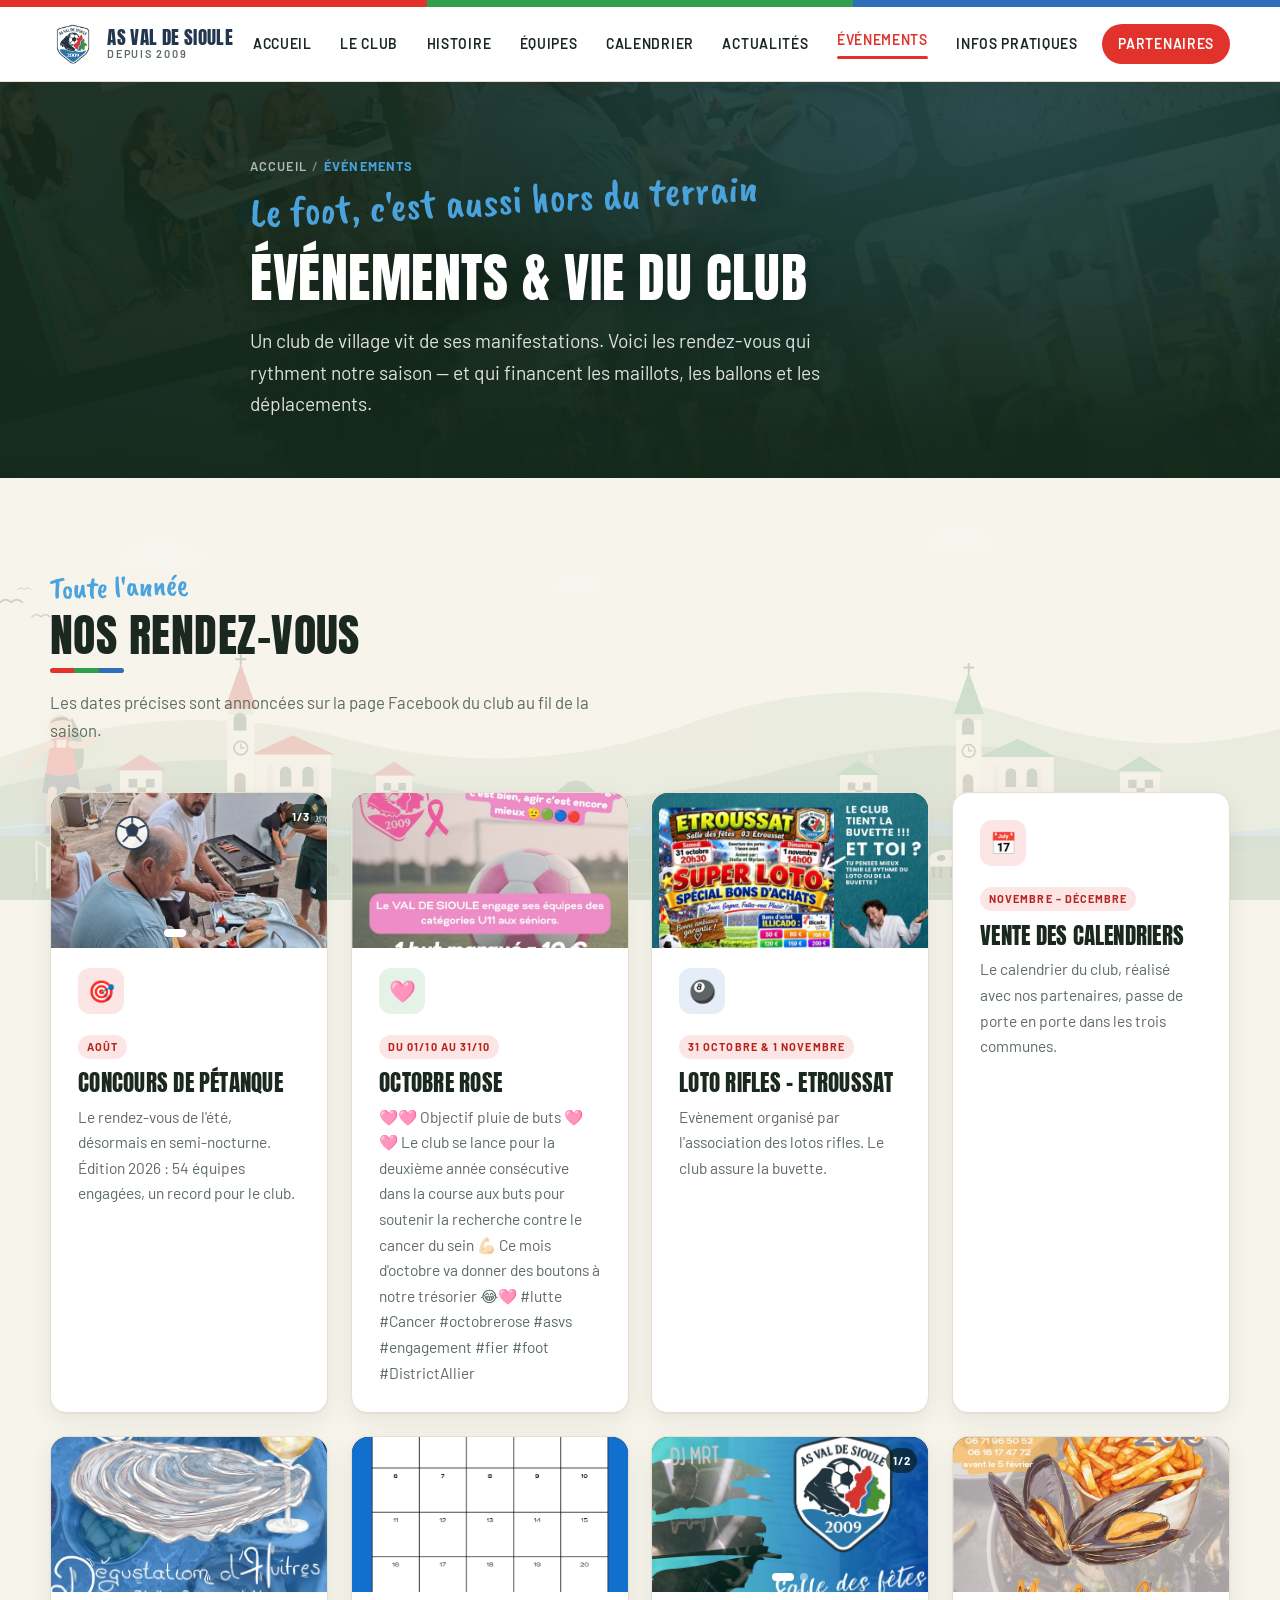
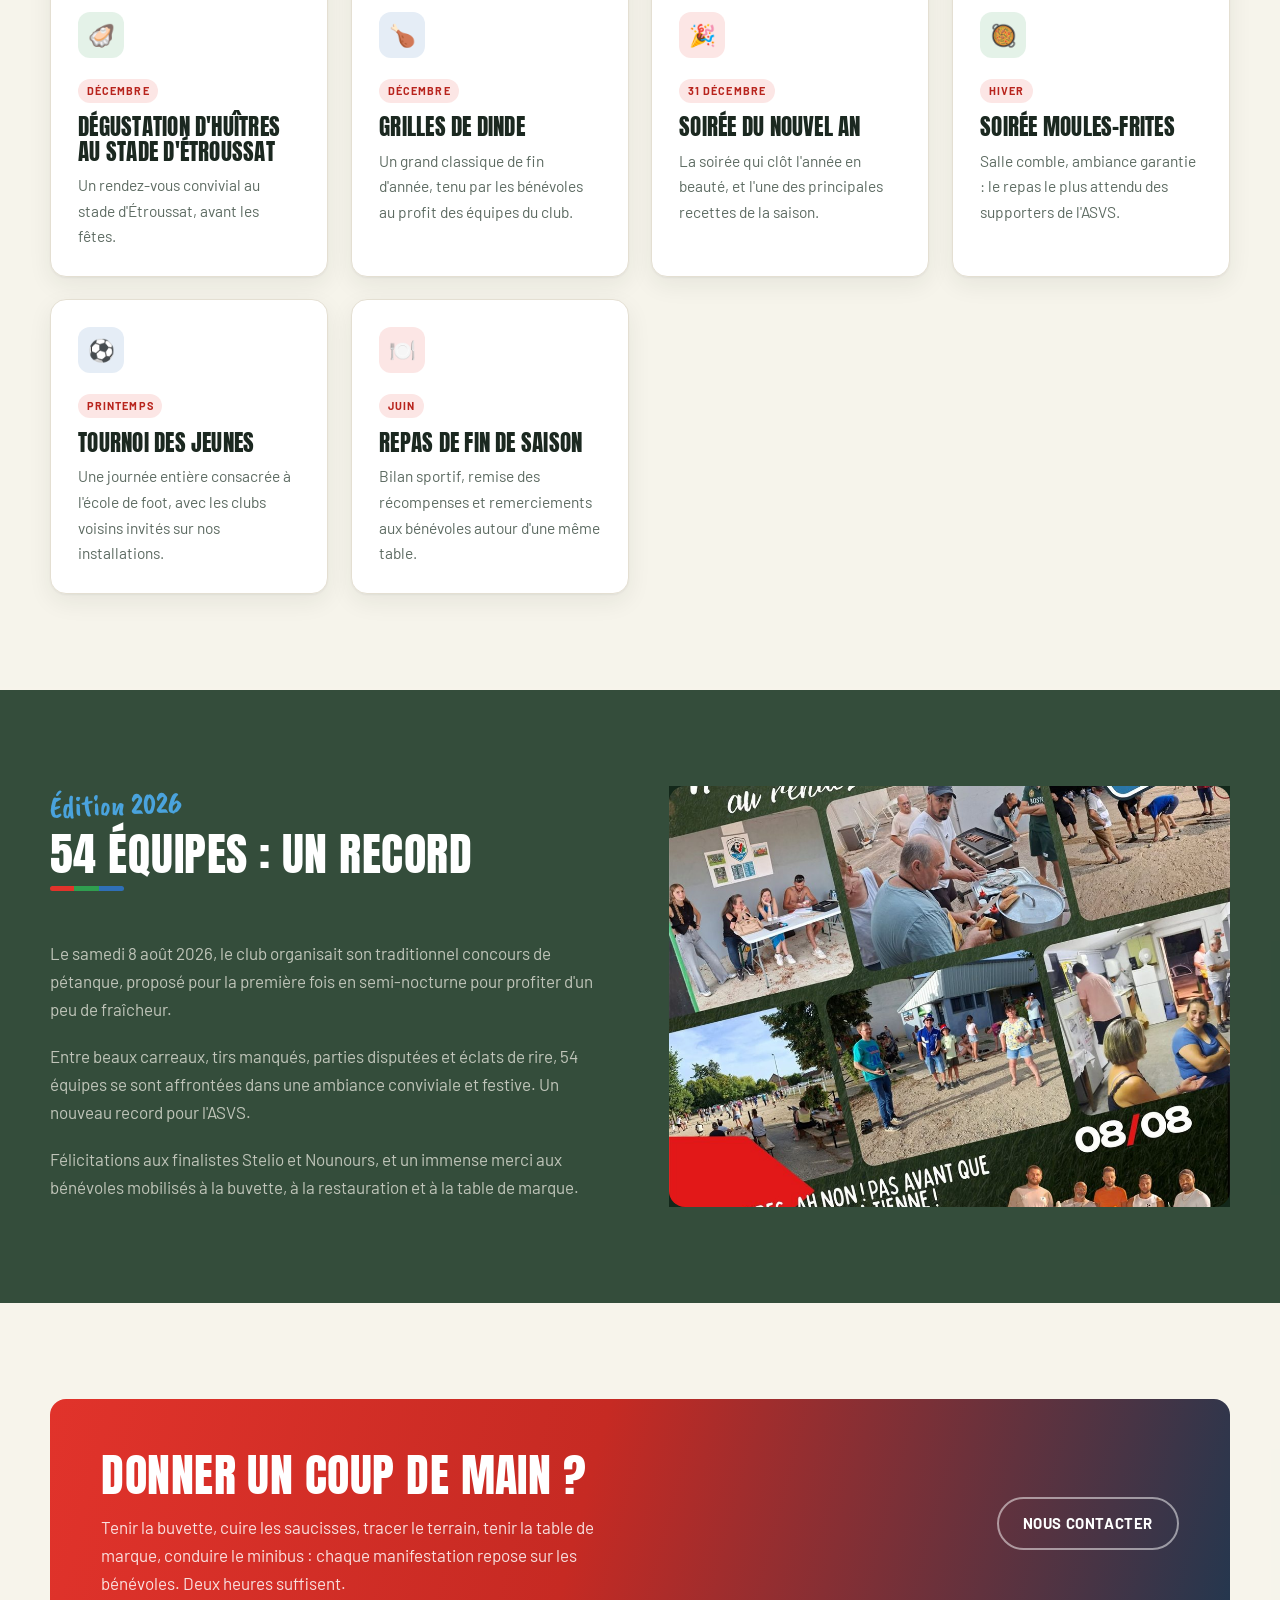
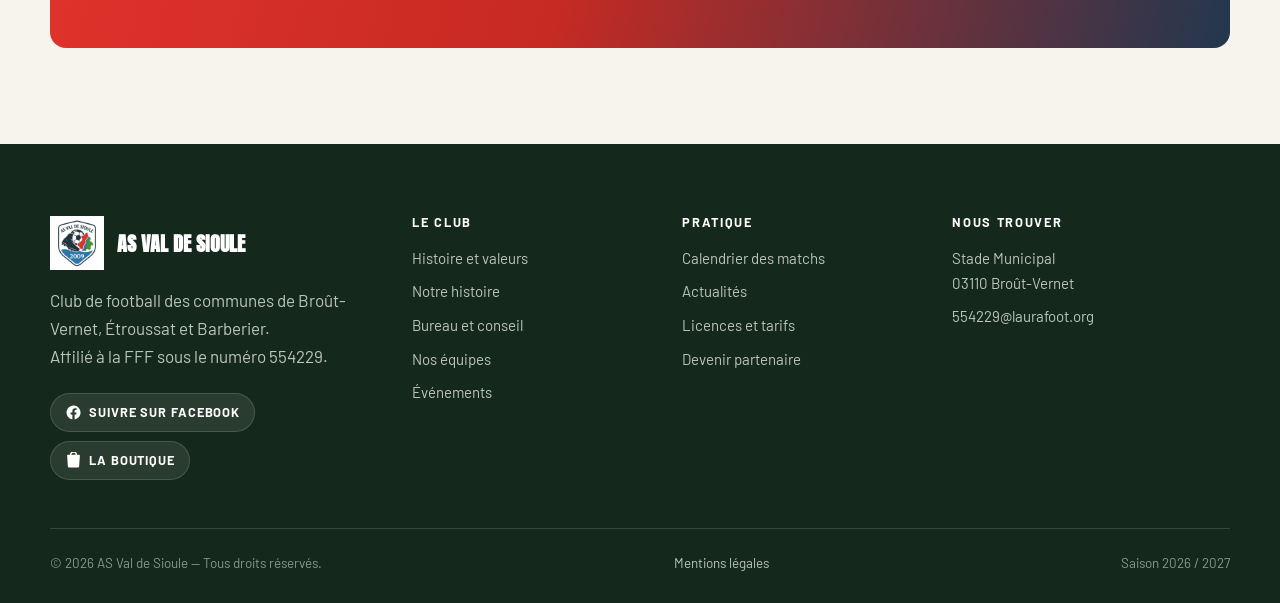
<file: evenements.html>
<!DOCTYPE html>
<html lang="fr">
<head>
<meta charset="utf-8">
<meta name="viewport" content="width=device-width, initial-scale=1">
<meta name="asvs-page" content="evenements">
<title>Événements et vie du club — AS Val de Sioule</title>
<meta name="description" content="Concours de pétanque, soirée moules-frites, grilles de dinde, tournoi des jeunes, Bataille des Deux Clochers : tous les rendez-vous de l'AS Val de Sioule.">
<link rel="icon" href="assets/img/logo-192.png">
<link rel="preconnect" href="https://fonts.googleapis.com">
<link rel="preconnect" href="https://fonts.gstatic.com" crossorigin>
<link href="https://fonts.googleapis.com/css2?family=Anton&family=Barlow:wght@400;500;600;700&family=Caveat+Brush&display=swap" rel="stylesheet">
<link rel="stylesheet" href="assets/css/style.css?v=20261012">
</head>
<body>

<header class="site-entete">
  <div class="chevrons"><span></span><span></span><span></span></div>
  <div class="contenu site-entete__barre">
    <a class="marque" href="index.html">
      <img data-club="logo" data-club-alt="logoDescription" src="assets/img/logo.png" alt="Blason de l'AS Val de Sioule">
      <span class="marque__txt">
        <span class="marque__nom" data-club="nom">AS Val de Sioule</span>
        <span class="marque__sous">Depuis 2009</span>
      </span>
    </a>
    <button class="burger" type="button" aria-label="Ouvrir le menu" aria-expanded="false" aria-controls="menu"><span></span></button>
    <nav class="nav-principale" id="menu" aria-label="Navigation principale">
      <ul>
        <li><a href="index.html">Accueil</a></li>
        <li><a href="club.html">Le club</a></li>
        <li><a href="histoire.html">Histoire</a></li>
        <li><a href="equipes.html">Équipes</a></li>
        <li><a href="calendrier.html">Calendrier</a></li>
        <li><a href="actualites.html">Actualités</a></li>
        <li><a href="evenements.html" aria-current="page">Événements</a></li>
        <li><a href="infos.html">Infos pratiques</a></li>
        <li class="nav-cta"><a href="partenaires.html">Partenaires</a></li>
      </ul>
    </nav>
  </div>
</header>

<main>

<section class="hero hero--page">
  <div class="hero__fond" data-fond-txt="hero.image" style="background-image:url('assets/photos/actu-petanque.jpg');background-position:center 45%"></div>
  <div class="contenu hero__contenu">
    <p class="fil"><a href="index.html">Accueil</a><span>/</span><strong data-txt="hero.filAriane">Événements</strong></p>
    <span class="hero__script" data-txt="hero.accroche">Le foot, c'est aussi hors du terrain</span>
    <h1 data-txt="hero.titre">Événements &amp; vie du club</h1>
    <p class="hero__chapeau" data-txt="hero.chapeau">Les rendez-vous qui rythment notre saison.</p>
  </div>
</section>

<section class="section section--creme">
  <div class="contenu">
    <div class="entete-section">
      <span class="script" data-txt="liste.accroche">Toute l'année</span>
      <h2 class="souligne" data-txt="liste.titre">Nos rendez-vous</h2>
      <p class="chapeau" data-txt="liste.chapeau">Les dates sont annoncées sur la page Facebook du club.</p>
    </div>
    <div class="grille grille--3" id="liste-evenements"></div>
  </div>
</section>

<!-- ===== FOCUS ===== -->
<section class="section section--sombre">
  <div class="contenu">
    <div class="duo">
      <div>
        <div class="entete-section">
          <span class="script" data-txt="focus.accroche">Édition 2026</span>
          <h2 class="souligne" data-txt="focus.titre">54 équipes : un record</h2>
        </div>
        <div data-riche="focus.texte"></div>
      </div>
      <div>
        <div data-carrousel-txt="focus.photos" data-format="4-3"></div>
      </div>
    </div>
  </div>
</section>

<!-- ===== DOCUMENTS ===== -->
<section class="section section--blanc" id="bloc-documents" hidden>
  <div class="contenu">
    <div class="entete-section">
      <span class="script" data-txt="documents.accroche">À télécharger</span>
      <h2 class="souligne" data-txt="documents.titre">Affiches &amp; règlements</h2>
    </div>
    <div class="documents" id="liste-documents" data-categorie="evenements"></div>
  </div>
</section>

<!-- ===== BÉNÉVOLES ===== -->
<section class="section section--creme">
  <div class="contenu">
    <div class="cta-bande reveal">
      <div>
        <h2 data-txt="benevoles.titre">Donner un coup de main&nbsp;?</h2>
        <p data-txt="benevoles.texte">Chaque manifestation repose sur les bénévoles.</p>
      </div>
      <div class="groupe-btn">
        <a class="btn btn--fantome" href="infos.html" data-txt="benevoles.bouton">Nous contacter</a>
      </div>
    </div>
  </div>
</section>

</main>

<footer class="site-pied">
  <div class="contenu">
    <div class="pied__grille">
            <div>
        <div class="pied__marque">
          <img data-club="logo" src="assets/img/logo.png" alt="">
          <strong data-club="nom">AS Val de Sioule</strong>
        </div>
        <p><span data-pied="presentation">Club de football des communes de Broût-Vernet, Étroussat et Barberier.</span><br>
           <span data-pied="mentionAffiliation">Affilié à la FFF sous le numéro</span> <span data-club="affiliation">554229</span>.</p>
        <div class="reseaux">
          <a class="reseaux--facebook" data-club="facebook" href="#" target="_blank" rel="noopener">
            <svg viewBox="0 0 24 24" aria-hidden="true"><path d="M22 12a10 10 0 1 0-11.6 9.9v-7H7.9V12h2.5V9.8c0-2.5 1.5-3.9 3.8-3.9 1.1 0 2.2.2 2.2.2v2.5h-1.3c-1.2 0-1.6.8-1.6 1.6V12h2.8l-.4 2.9h-2.3v7A10 10 0 0 0 22 12z"/></svg>
            <span data-pied="boutonFacebook">Suivre sur Facebook</span>
          </a>
          <a class="reseaux--boutique" data-club="boutique" href="#" target="_blank" rel="noopener">
            <svg viewBox="0 0 24 24" aria-hidden="true"><path d="M7 4a5 5 0 0 1 10 0h3a1 1 0 0 1 1 1l-1 15a2 2 0 0 1-2 2H6a2 2 0 0 1-2-2L3 5a1 1 0 0 1 1-1h3zm2 0h6a3 3 0 0 0-6 0z"/></svg>
            <span data-pied="boutonBoutique">La boutique</span>
          </a>
        </div>
      </div>
      <div data-pied="colonnes" style="display:contents"></div>
      <div>
        <h4 data-pied="titreContact">Nous trouver</h4>
        <ul>
          <li><span data-club="stade">Stade Municipal</span><br><span data-club="codePostal">03110</span> <span data-club="ville">Broût-Vernet</span></li>
          <li><a data-club="email" href="#"></a></li>
        </ul>
      </div>
    </div>
    <div class="pied__bas">
            <span>© <span data-annee>2026</span> <span data-pied="copyright">AS Val de Sioule — Tous droits réservés.</span></span>
      <span><a href="mentions-legales.html" data-pied="lienMentions">Mentions légales</a></span>
      <span><span data-pied="prefixeSaison">Saison</span> <span data-club="saison">2026 / 2027</span></span>
    </div>
  </div>
</footer>
<script src="assets/js/main.js?v=20261012" defer></script>
</body>
</html>
</file>
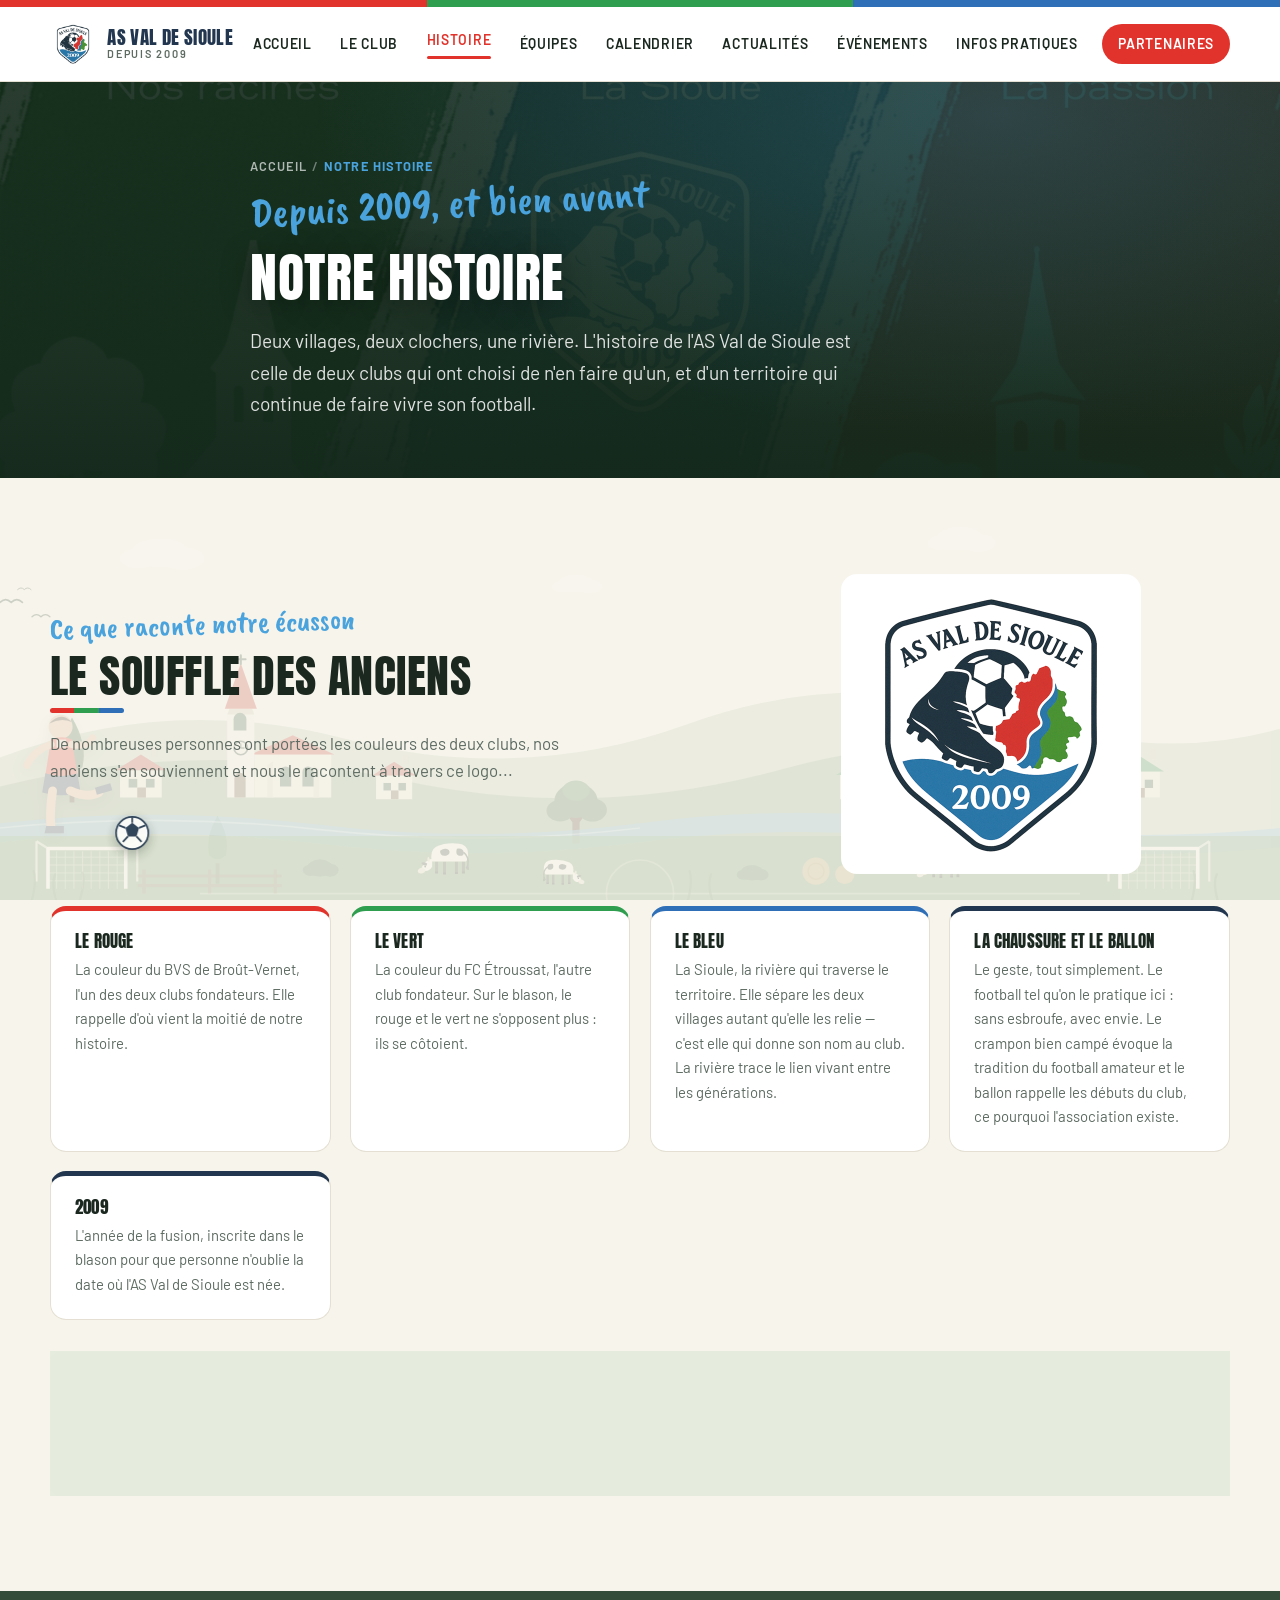
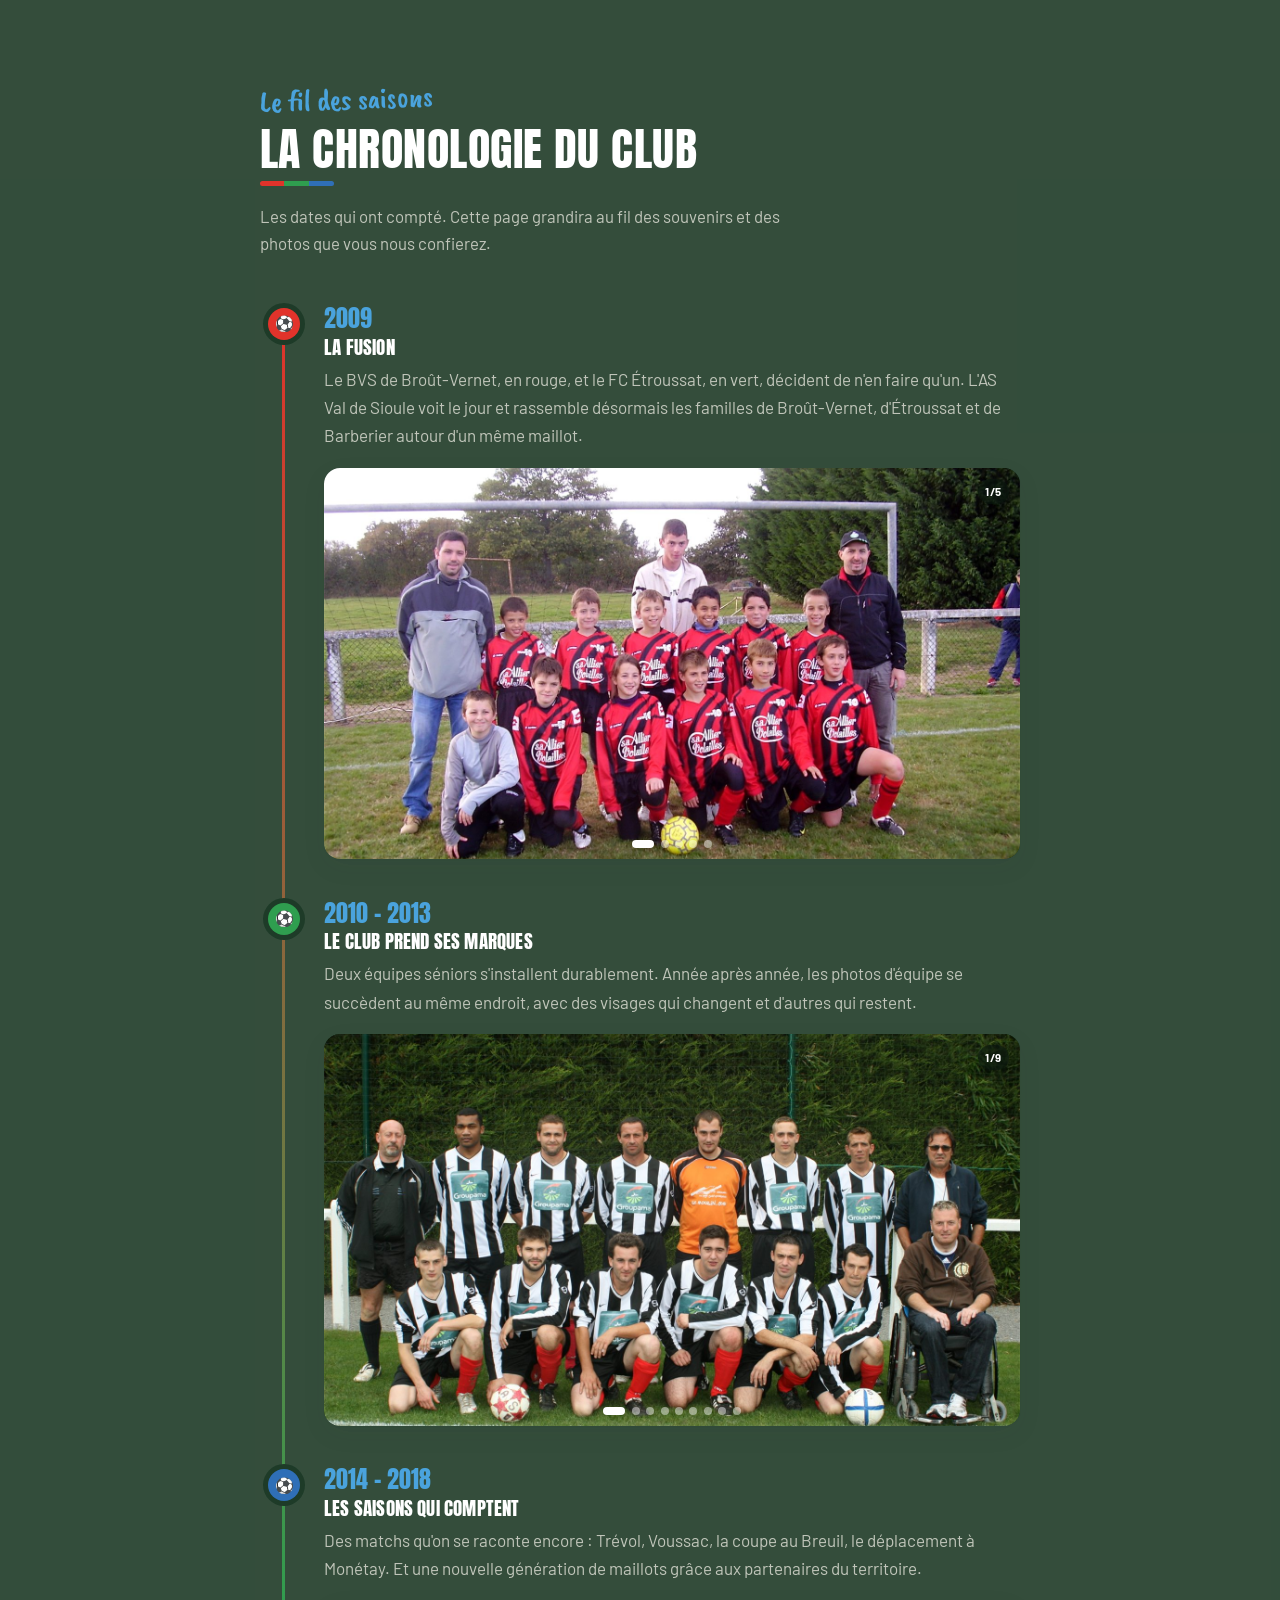
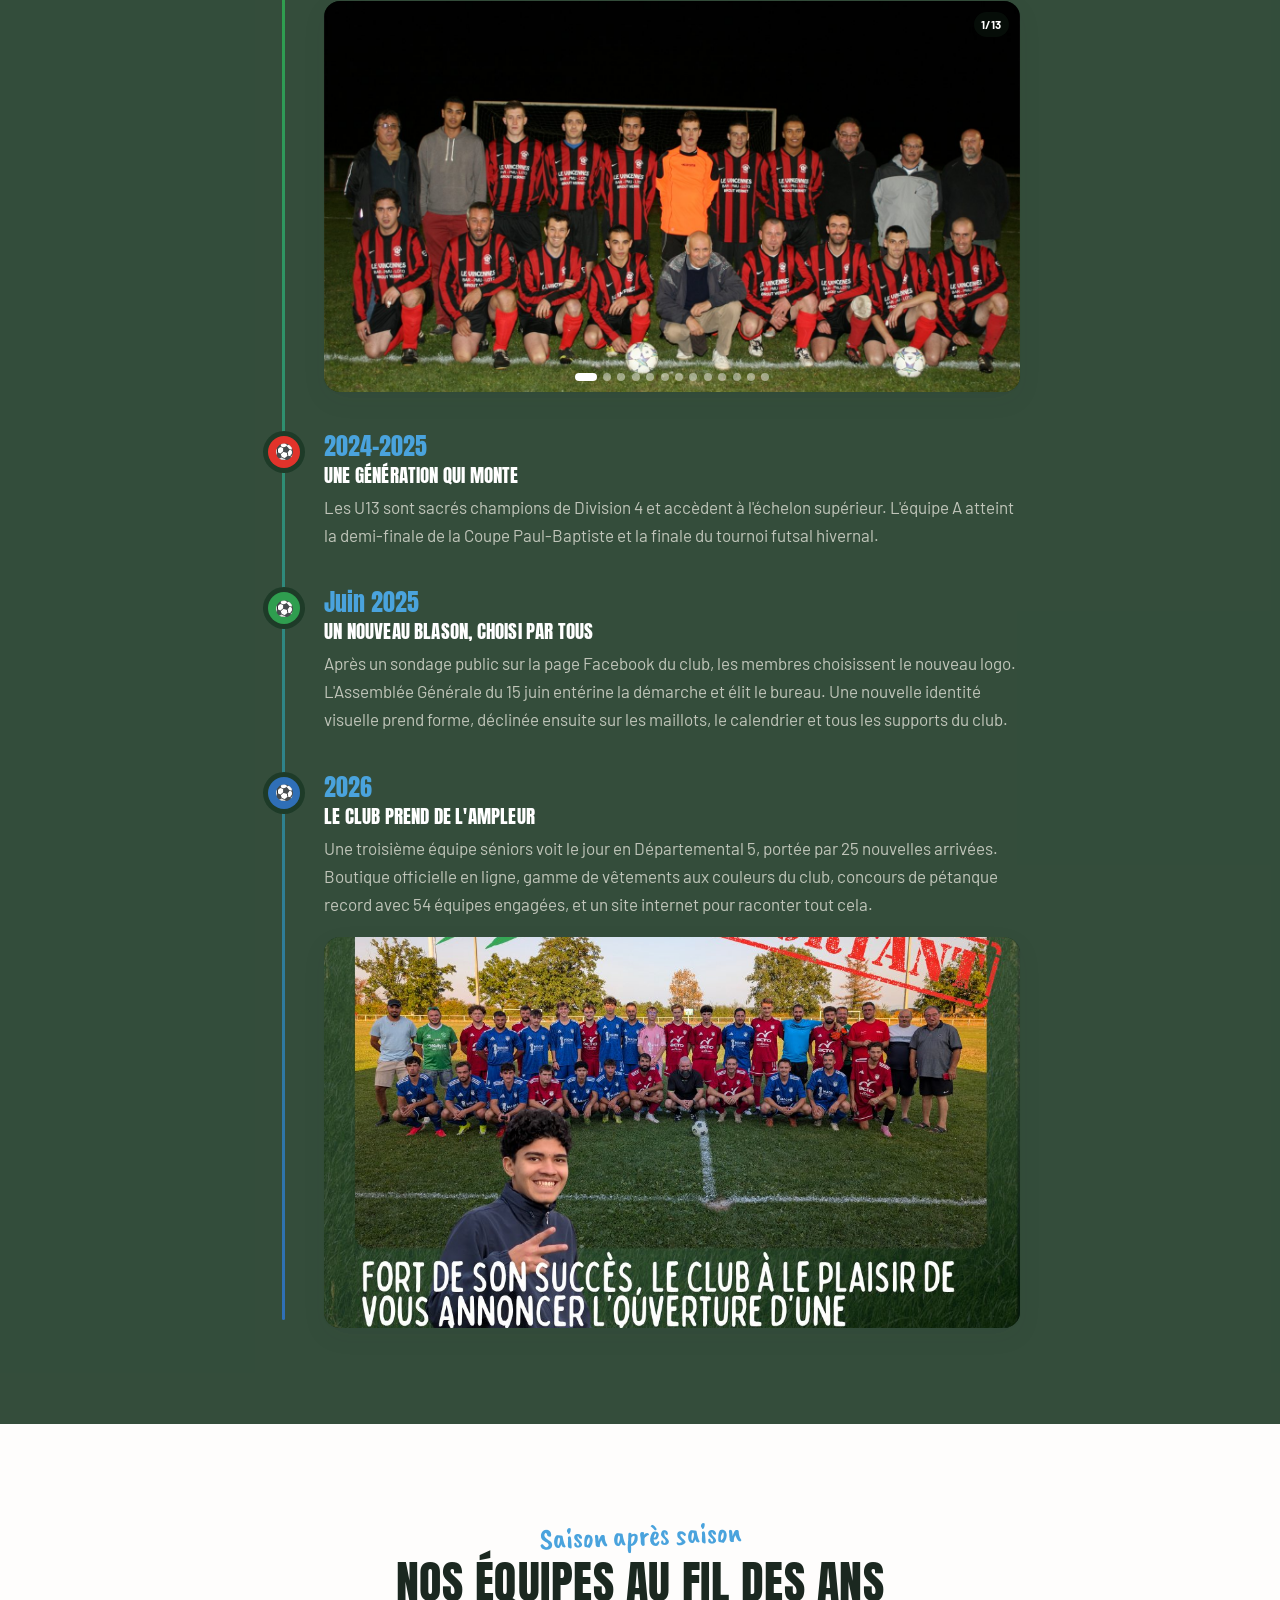
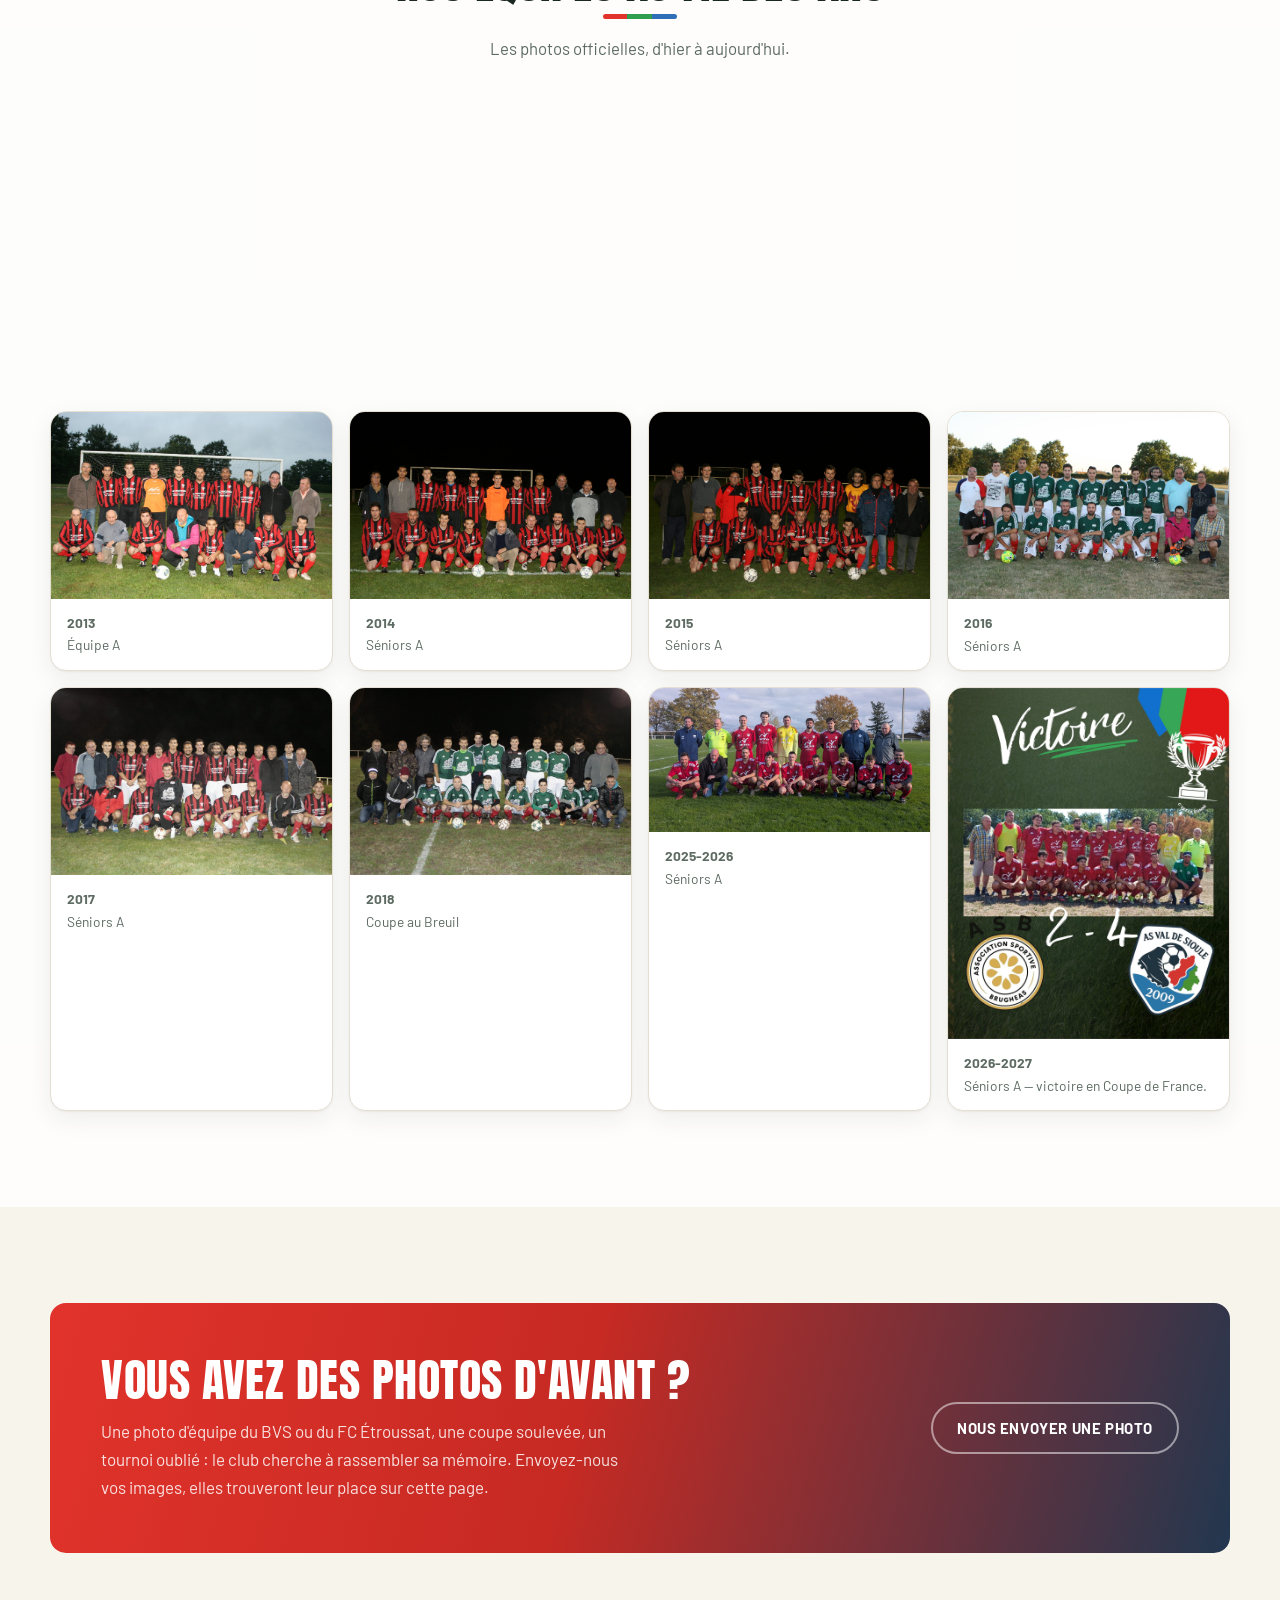
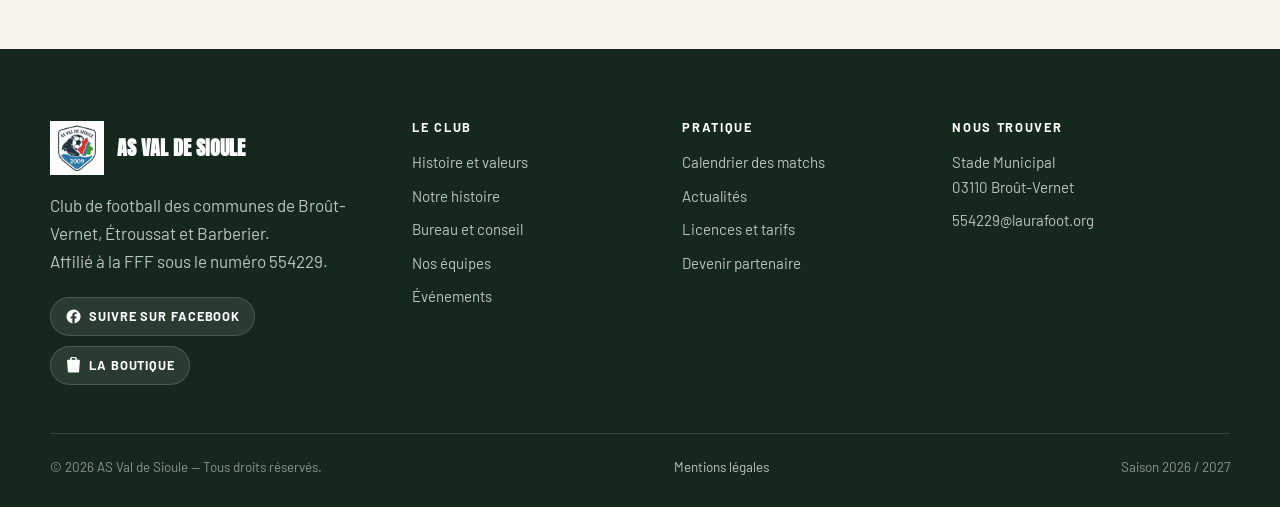
<file: histoire.html>
<!DOCTYPE html>
<html lang="fr">
<head>
<meta charset="utf-8">
<meta name="viewport" content="width=device-width, initial-scale=1">
<meta name="asvs-page" content="histoire">
<title>Notre histoire — AS Val de Sioule</title>
<meta name="description" content="L'histoire de l'AS Val de Sioule depuis la fusion de 2009 : la chronologie du club, la signification du blason et les photos d'équipes au fil des saisons.">
<link rel="icon" href="assets/img/logo-192.png">
<link rel="preconnect" href="https://fonts.googleapis.com">
<link rel="preconnect" href="https://fonts.gstatic.com" crossorigin>
<link href="https://fonts.googleapis.com/css2?family=Anton&family=Barlow:wght@400;500;600;700&family=Caveat+Brush&display=swap" rel="stylesheet">
<link rel="stylesheet" href="assets/css/style.css?v=20261012">
</head>
<body>

<header class="site-entete">
  <div class="chevrons"><span></span><span></span><span></span></div>
  <div class="contenu site-entete__barre">
    <a class="marque" href="index.html">
      <img data-club="logo" data-club-alt="logoDescription" src="assets/img/logo.png" alt="Blason de l'AS Val de Sioule">
      <span class="marque__txt">
        <span class="marque__nom" data-club="nom">AS Val de Sioule</span>
        <span class="marque__sous">Depuis 2009</span>
      </span>
    </a>
    <button class="burger" type="button" aria-label="Ouvrir le menu" aria-expanded="false" aria-controls="menu"><span></span></button>
    <nav class="nav-principale" id="menu" aria-label="Navigation principale">
      <ul>
        <li><a href="index.html">Accueil</a></li>
        <li><a href="club.html">Le club</a></li>
        <li><a href="histoire.html" aria-current="page">Histoire</a></li>
        <li><a href="equipes.html">Équipes</a></li>
        <li><a href="calendrier.html">Calendrier</a></li>
        <li><a href="actualites.html">Actualités</a></li>
        <li><a href="evenements.html">Événements</a></li>
        <li><a href="infos.html">Infos pratiques</a></li>
        <li class="nav-cta"><a href="partenaires.html">Partenaires</a></li>
      </ul>
    </nav>
  </div>
</header>

<main>

<section class="hero hero--page">
  <div class="hero__fond" data-fond-txt="hero.image" style="background-image:url('assets/img/banniere.jpg')"></div>
  <div class="contenu hero__contenu">
    <p class="fil"><a href="index.html">Accueil</a><span>/</span><strong data-txt="hero.filAriane">Notre histoire</strong></p>
    <span class="hero__script" data-txt="hero.accroche">Depuis 2009, et bien avant</span>
    <h1 data-txt="hero.titre">Notre histoire</h1>
    <p class="hero__chapeau" id="histoire-intro">
      Deux villages, deux clochers, une rivière.
    </p>
  </div>
</section>

<!-- ===== LE BLASON ===== -->
<section class="section section--creme">
  <div class="contenu">
    <div class="duo duo--large-gauche">
      <div class="reveal-gauche">
        <div class="entete-section">
          <span class="script" data-txt="blason.accroche">Ce que raconte notre écusson</span>
          <h2 class="souligne" id="blason-titre">La signification du blason</h2>
          <p class="chapeau" id="blason-chapeau">Chaque élément raconte un morceau de notre histoire.</p>
        </div>
      </div>
      <div class="reveal-droite">
        <img id="blason-image" class="flotte" src="assets/img/logo.png"
             alt="Le blason de l'AS Val de Sioule"
             style="max-width:300px;margin-inline:auto;box-shadow:none">
      </div>
    </div>

    <div class="blason-grille" id="blason-elements" style="margin-top:2rem"></div>

    <div class="encadre encadre--vert" style="margin-top:2rem">
      <h4 data-txt="blason.titreEncadre">Un blason choisi par le club</h4>
      <p id="blason-note">
        Le blason actuel a été adopté en 2025, à l'issue d'un sondage public organisé sur
        la page Facebook du club.
      </p>
    </div>
  </div>
</section>

<!-- ===== CHRONOLOGIE ===== -->
<section class="section section--sombre">
  <div class="contenu contenu-etroit">
    <div class="entete-section">
      <span class="script" data-txt="chronologie.accroche">Le fil des saisons</span>
      <h2 class="souligne" data-txt="chronologie.titre">La chronologie du club</h2>
      <p class="chapeau" data-txt="chronologie.chapeau">Les dates qui ont compté.</p>
    </div>
    <ol class="chrono" id="chronologie"></ol>
  </div>
</section>

<!-- ===== PHOTOS D'ÉQUIPES ===== -->
<section class="section section--blanc" id="bloc-equipes-historiques" hidden>
  <div class="contenu">
    <div class="entete-section centre">
      <span class="script" data-txt="equipes.accroche">Saison après saison</span>
      <h2 class="souligne" data-txt="equipes.titre">Nos équipes au fil des ans</h2>
      <p class="chapeau" data-txt="equipes.chapeau">Les photos officielles, d'hier à aujourd'hui.</p>
    </div>
    <div class="galerie cascade" id="equipes-historiques"></div>
  </div>
</section>

<!-- ===== APPEL AUX SOUVENIRS ===== -->
<section class="section section--creme">
  <div class="contenu">
    <div class="cta-bande reveal-zoom">
      <div>
        <h2 data-txt="appel.titre">Vous avez des photos d'avant&nbsp;?</h2>
        <p data-txt="appel.texte">Le club cherche à rassembler sa mémoire.</p>
      </div>
      <div class="groupe-btn">
        <a class="btn btn--fantome" data-club="email" href="#" data-txt="appel.bouton">Nous envoyer une photo</a>
      </div>
    </div>
  </div>
</section>

</main>

<footer class="site-pied">
  <div class="contenu">
    <div class="pied__grille">
            <div>
        <div class="pied__marque">
          <img data-club="logo" src="assets/img/logo.png" alt="">
          <strong data-club="nom">AS Val de Sioule</strong>
        </div>
        <p><span data-pied="presentation">Club de football des communes de Broût-Vernet, Étroussat et Barberier.</span><br>
           <span data-pied="mentionAffiliation">Affilié à la FFF sous le numéro</span> <span data-club="affiliation">554229</span>.</p>
        <div class="reseaux">
          <a class="reseaux--facebook" data-club="facebook" href="#" target="_blank" rel="noopener">
            <svg viewBox="0 0 24 24" aria-hidden="true"><path d="M22 12a10 10 0 1 0-11.6 9.9v-7H7.9V12h2.5V9.8c0-2.5 1.5-3.9 3.8-3.9 1.1 0 2.2.2 2.2.2v2.5h-1.3c-1.2 0-1.6.8-1.6 1.6V12h2.8l-.4 2.9h-2.3v7A10 10 0 0 0 22 12z"/></svg>
            <span data-pied="boutonFacebook">Suivre sur Facebook</span>
          </a>
          <a class="reseaux--boutique" data-club="boutique" href="#" target="_blank" rel="noopener">
            <svg viewBox="0 0 24 24" aria-hidden="true"><path d="M7 4a5 5 0 0 1 10 0h3a1 1 0 0 1 1 1l-1 15a2 2 0 0 1-2 2H6a2 2 0 0 1-2-2L3 5a1 1 0 0 1 1-1h3zm2 0h6a3 3 0 0 0-6 0z"/></svg>
            <span data-pied="boutonBoutique">La boutique</span>
          </a>
        </div>
      </div>
      <div data-pied="colonnes" style="display:contents"></div>
      <div>
        <h4 data-pied="titreContact">Nous trouver</h4>
        <ul>
          <li><span data-club="stade">Stade Municipal</span><br><span data-club="codePostal">03110</span> <span data-club="ville">Broût-Vernet</span></li>
          <li><a data-club="email" href="#"></a></li>
        </ul>
      </div>
    </div>
    <div class="pied__bas">
            <span>© <span data-annee>2026</span> <span data-pied="copyright">AS Val de Sioule — Tous droits réservés.</span></span>
      <span><a href="mentions-legales.html" data-pied="lienMentions">Mentions légales</a></span>
      <span><span data-pied="prefixeSaison">Saison</span> <span data-club="saison">2026 / 2027</span></span>
    </div>
  </div>
</footer>
<script src="assets/js/main.js?v=20261012" defer></script>
</body>
</html>
</file>
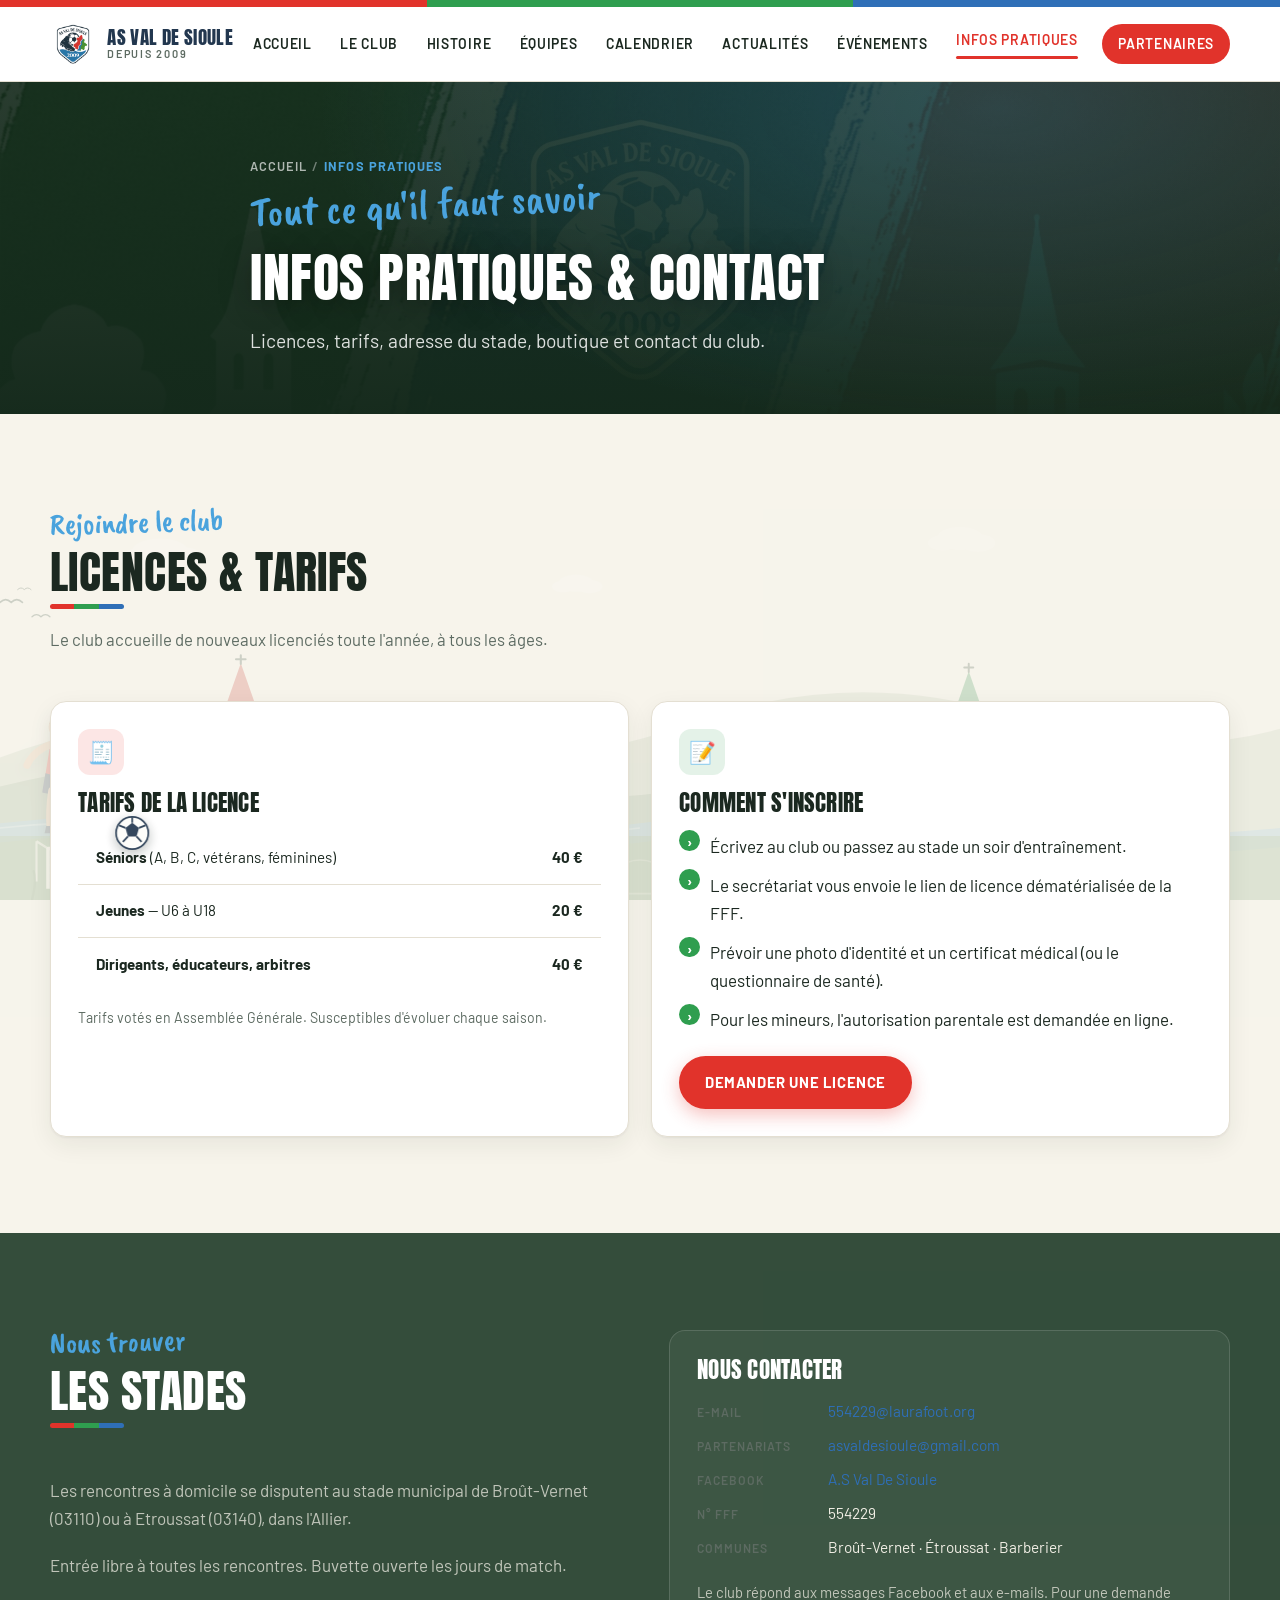
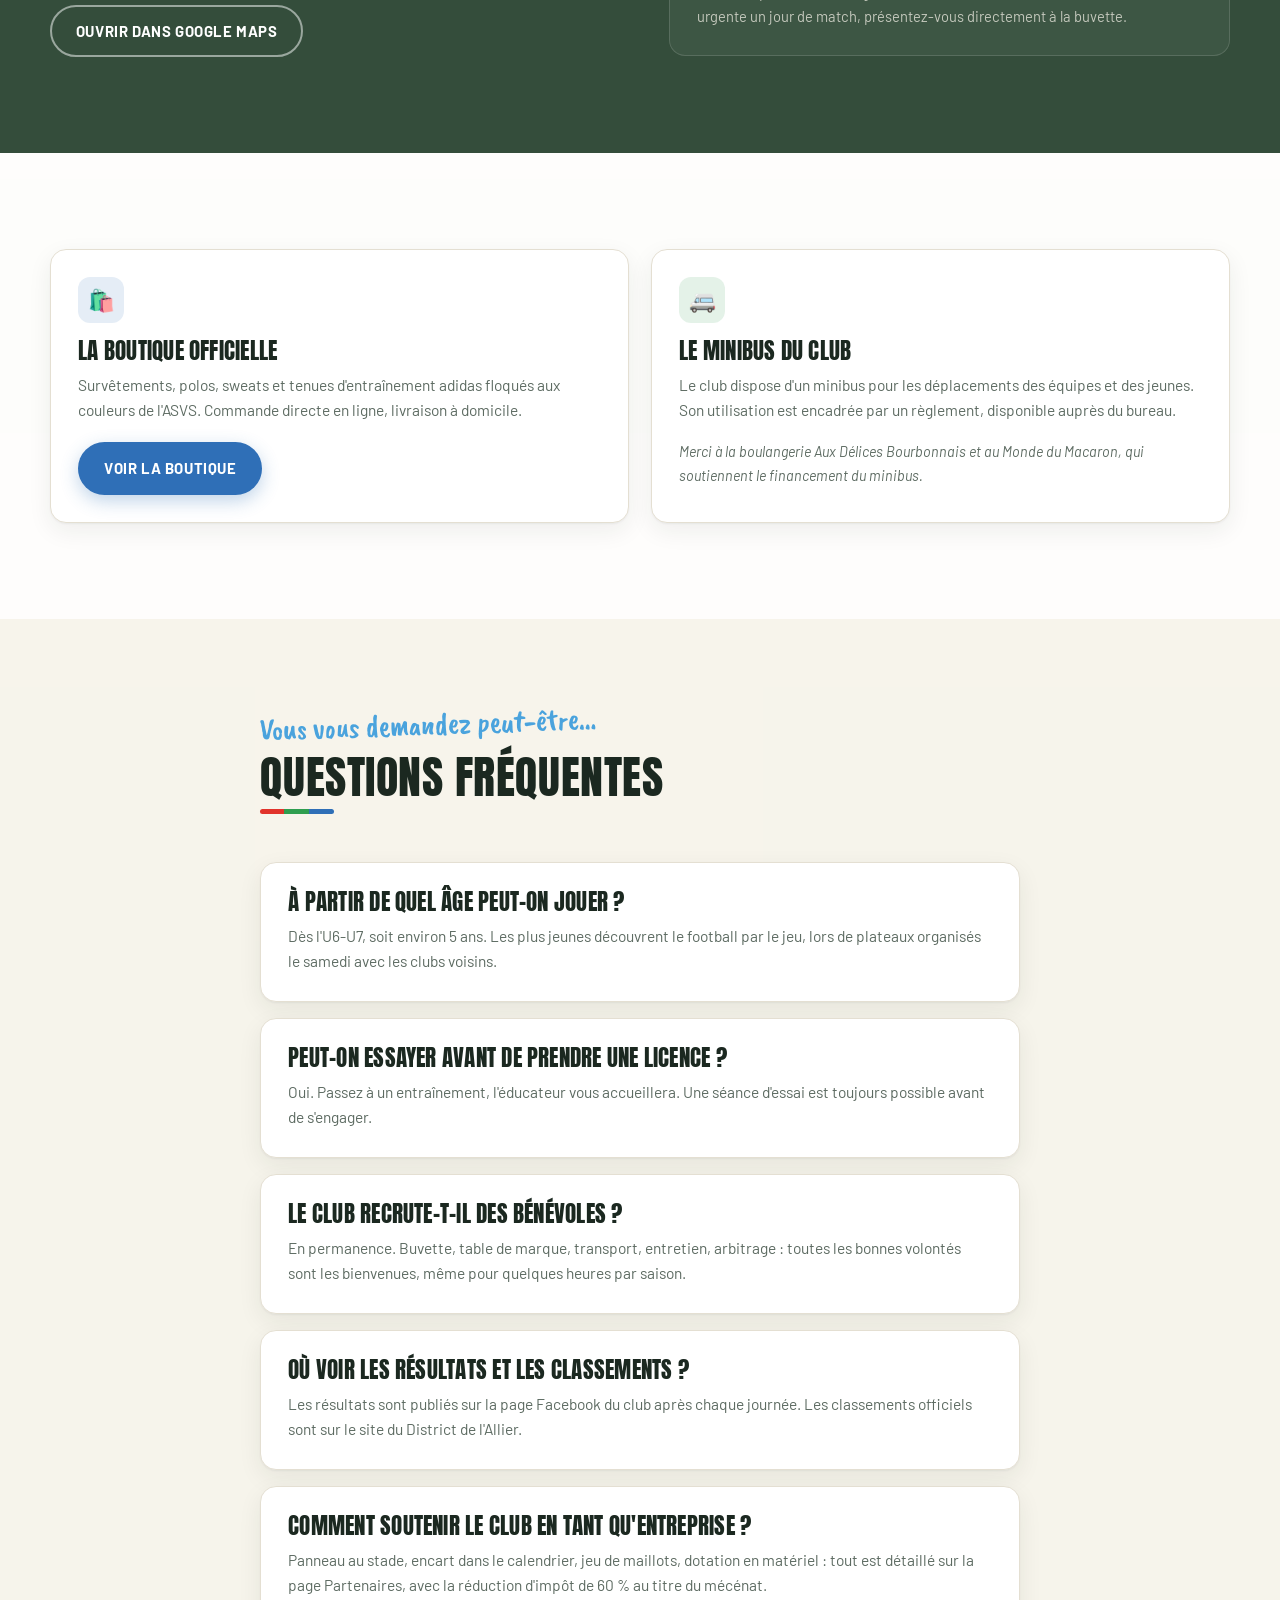
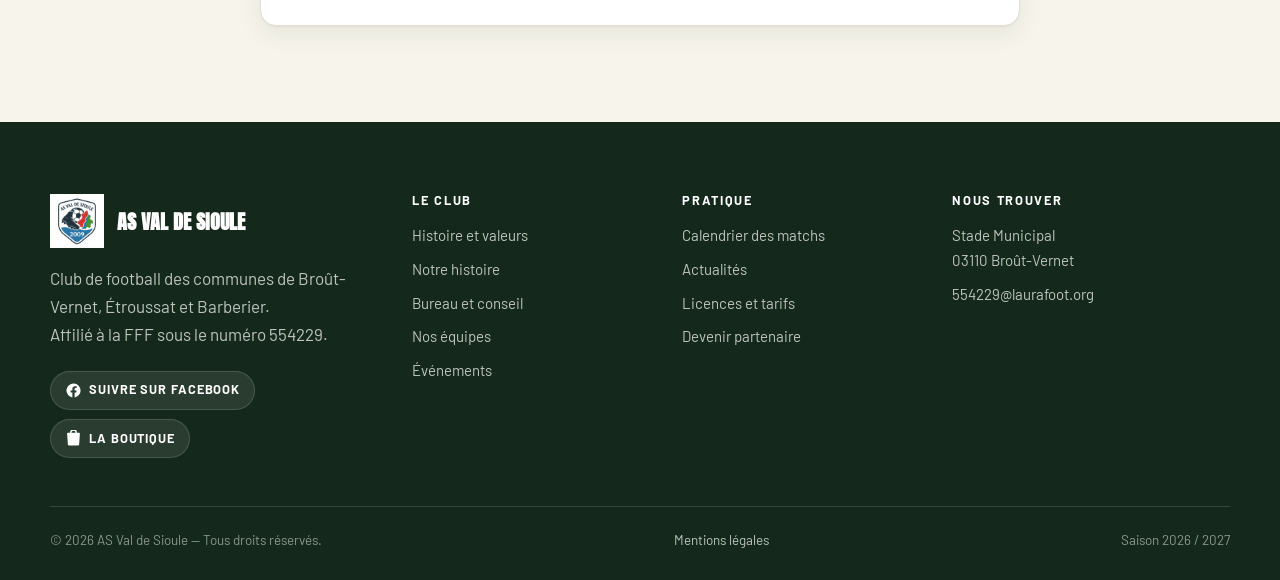
<file: infos.html>
<!DOCTYPE html>
<html lang="fr">
<head>
<meta charset="utf-8">
<meta name="viewport" content="width=device-width, initial-scale=1">
<meta name="asvs-page" content="infos">
<title>Infos pratiques &amp; contact — AS Val de Sioule</title>
<meta name="description" content="Licences, tarifs, adresse du stade, contact et boutique officielle de l'AS Val de Sioule à Broût-Vernet (03).">
<link rel="icon" href="assets/img/logo-192.png">
<link rel="preconnect" href="https://fonts.googleapis.com">
<link rel="preconnect" href="https://fonts.gstatic.com" crossorigin>
<link href="https://fonts.googleapis.com/css2?family=Anton&family=Barlow:wght@400;500;600;700&family=Caveat+Brush&display=swap" rel="stylesheet">
<link rel="stylesheet" href="assets/css/style.css?v=20261012">
</head>
<body>

<header class="site-entete">
  <div class="chevrons"><span></span><span></span><span></span></div>
  <div class="contenu site-entete__barre">
    <a class="marque" href="index.html">
      <img data-club="logo" data-club-alt="logoDescription" src="assets/img/logo.png" alt="Blason de l'AS Val de Sioule">
      <span class="marque__txt">
        <span class="marque__nom" data-club="nom">AS Val de Sioule</span>
        <span class="marque__sous">Depuis 2009</span>
      </span>
    </a>
    <button class="burger" type="button" aria-label="Ouvrir le menu" aria-expanded="false" aria-controls="menu"><span></span></button>
    <nav class="nav-principale" id="menu" aria-label="Navigation principale">
      <ul>
        <li><a href="index.html">Accueil</a></li>
        <li><a href="club.html">Le club</a></li>
        <li><a href="histoire.html">Histoire</a></li>
        <li><a href="equipes.html">Équipes</a></li>
        <li><a href="calendrier.html">Calendrier</a></li>
        <li><a href="actualites.html">Actualités</a></li>
        <li><a href="evenements.html">Événements</a></li>
        <li><a href="infos.html" aria-current="page">Infos pratiques</a></li>
        <li class="nav-cta"><a href="partenaires.html">Partenaires</a></li>
      </ul>
    </nav>
  </div>
</header>

<main>

<section class="hero hero--page">
  <div class="hero__fond" data-fond-txt="hero.image" style="background-image:url('assets/img/banniere.jpg')"></div>
  <div class="contenu hero__contenu">
    <p class="fil"><a href="index.html">Accueil</a><span>/</span><strong data-txt="hero.filAriane">Infos pratiques</strong></p>
    <span class="hero__script" data-txt="hero.accroche">Tout ce qu'il faut savoir</span>
    <h1 data-txt="hero.titre">Infos pratiques &amp; contact</h1>
    <p class="hero__chapeau" data-txt="hero.chapeau">Licences, tarifs, stade, boutique et contact.</p>
  </div>
</section>

<!-- ===== LICENCES ===== -->
<section class="section section--creme">
  <div class="contenu">
    <div class="entete-section">
      <span class="script" data-txt="licences.accroche">Rejoindre le club</span>
      <h2 class="souligne" data-txt="licences.titre">Licences &amp; tarifs</h2>
      <p class="chapeau" data-txt="licences.chapeau">Le club accueille de nouveaux licenciés toute l'année.</p>
    </div>

    <div class="grille grille--2">
      <div class="carte">
        <div class="carte__pastille pastille--rouge" data-txt="licences.pictogrammeTarifs">🧾</div>
        <h3 data-txt="licences.titreTarifs">Tarifs de la licence</h3>
        <div class="table-enveloppe" style="margin-top:1rem;border:0">
          <table style="min-width:auto">
            <tbody data-liste="licences.tarifs" data-gabarit="tarif"></tbody>
          </table>
        </div>
        <p style="margin-top:1rem;font-size:.88rem" data-txt="licences.noteTarifs">Tarifs votés en Assemblée Générale.</p>
      </div>

      <div class="carte">
        <div class="carte__pastille pastille--vert" data-txt="licences.pictogrammeInscription">📝</div>
        <h3 data-txt="licences.titreInscription">Comment s'inscrire</h3>
        <ul class="liste-check" style="margin-top:1rem" data-liste="licences.etapes" data-gabarit="puce"></ul>
        <div class="groupe-btn" style="margin-top:1.4rem">
          <a class="btn btn--primaire" data-club="email" href="#" data-txt="licences.bouton">Demander une licence</a>
        </div>
      </div>
    </div>
  </div>
</section>

<!-- ===== ACCÈS ===== -->
<section class="section section--sombre">
  <div class="contenu">
    <div class="duo">
      <div>
        <div class="entete-section">
          <span class="script" data-txt="stade.accroche">Nous trouver</span>
          <h2 class="souligne" data-txt="stade.titre">Le stade</h2>
        </div>
        <div data-riche="stade.texte"></div>
        <div class="groupe-btn" style="margin-top:1.6rem">
          <a class="btn btn--fantome" data-href-txt="stade.lienCarte" href="https://www.google.com/maps/search/Stade+municipal+Bro%C3%BBt-Vernet+03110" target="_blank" rel="noopener" data-txt="stade.bouton">Ouvrir dans Google&nbsp;Maps</a>
        </div>
      </div>
      <div>
        <div class="carte">
          <h3 data-txt="stade.titreContact">Nous contacter</h3>
          <ul class="equipe__infos" style="margin-top:1rem">
            <li><b data-txt="stade.libelleEmail">E-mail</b><span><a data-club="email" href="#"></a></span></li>
            <li><b data-txt="stade.libellePartenariats">Partenariats</b><span><a data-club="emailPartenaires" href="#"></a></span></li>
            <li><b data-txt="stade.libelleFacebook">Facebook</b><span><a data-club="facebook" href="#" target="_blank" rel="noopener">A.S Val De Sioule</a></span></li>
            <li><b data-txt="stade.libelleAffiliation">N° FFF</b><span data-club="affiliation">554229</span></li>
            <li><b data-txt="stade.libelleCommunes">Communes</b><span data-club="communes"></span></li>
          </ul>
          <p style="margin-top:1.2rem;font-size:.92rem" data-txt="stade.noteContact">Le club répond aux messages Facebook et aux e-mails.</p>
        </div>
      </div>
    </div>
  </div>
</section>

<!-- ===== BOUTIQUE + MINIBUS ===== -->
<section class="section section--blanc">
  <div class="contenu">
    <div class="grille grille--2">
      <div class="carte">
        <div class="carte__pastille pastille--bleu" data-txt="services.pictogrammeBoutique">🛍️</div>
        <h3 data-txt="services.titreBoutique">La boutique officielle</h3>
        <p data-txt="services.texteBoutique">Tenues adidas floquées aux couleurs de l'ASVS.</p>
        <div class="groupe-btn" style="margin-top:1.2rem">
          <a class="btn btn--bleu" data-club="boutique" href="#" target="_blank" rel="noopener" data-txt="services.boutonBoutique">Voir la boutique</a>
        </div>
      </div>
      <div class="carte">
        <div class="carte__pastille pastille--vert" data-txt="services.pictogrammeMinibus">🚐</div>
        <h3 data-txt="services.titreMinibus">Le minibus du club</h3>
        <p data-txt="services.texteMinibus">Un minibus pour les déplacements des équipes et des jeunes.</p>
        <p style="margin-top:.6rem;font-size:.9rem"><em data-txt="services.noteMinibus"></em></p>
      </div>
    </div>
  </div>
</section>

<!-- ===== DOCUMENTS ===== -->
<section class="section section--creme" id="bloc-documents" hidden>
  <div class="contenu">
    <div class="entete-section">
      <span class="script" data-txt="documents.accroche">À télécharger</span>
      <h2 class="souligne" data-txt="documents.titre">Documents utiles</h2>
      <p class="chapeau" data-txt="documents.chapeau">Règlements et documents officiels du club.</p>
    </div>
    <div class="documents" id="liste-documents" data-categorie="infos"></div>
  </div>
</section>

<!-- ===== FAQ ===== -->
<section class="section section--creme">
  <div class="contenu contenu-etroit">
    <div class="entete-section">
      <span class="script" data-txt="faq.accroche">Vous vous demandez peut-être…</span>
      <h2 class="souligne" data-txt="faq.titre">Questions fréquentes</h2>
    </div>
    <div class="grille" style="gap:1rem" data-liste="faq.questions" data-gabarit="faq"></div>
  </div>
</section>

</main>

<footer class="site-pied">
  <div class="contenu">
    <div class="pied__grille">
            <div>
        <div class="pied__marque">
          <img data-club="logo" src="assets/img/logo.png" alt="">
          <strong data-club="nom">AS Val de Sioule</strong>
        </div>
        <p><span data-pied="presentation">Club de football des communes de Broût-Vernet, Étroussat et Barberier.</span><br>
           <span data-pied="mentionAffiliation">Affilié à la FFF sous le numéro</span> <span data-club="affiliation">554229</span>.</p>
        <div class="reseaux">
          <a class="reseaux--facebook" data-club="facebook" href="#" target="_blank" rel="noopener">
            <svg viewBox="0 0 24 24" aria-hidden="true"><path d="M22 12a10 10 0 1 0-11.6 9.9v-7H7.9V12h2.5V9.8c0-2.5 1.5-3.9 3.8-3.9 1.1 0 2.2.2 2.2.2v2.5h-1.3c-1.2 0-1.6.8-1.6 1.6V12h2.8l-.4 2.9h-2.3v7A10 10 0 0 0 22 12z"/></svg>
            <span data-pied="boutonFacebook">Suivre sur Facebook</span>
          </a>
          <a class="reseaux--boutique" data-club="boutique" href="#" target="_blank" rel="noopener">
            <svg viewBox="0 0 24 24" aria-hidden="true"><path d="M7 4a5 5 0 0 1 10 0h3a1 1 0 0 1 1 1l-1 15a2 2 0 0 1-2 2H6a2 2 0 0 1-2-2L3 5a1 1 0 0 1 1-1h3zm2 0h6a3 3 0 0 0-6 0z"/></svg>
            <span data-pied="boutonBoutique">La boutique</span>
          </a>
        </div>
      </div>
      <div data-pied="colonnes" style="display:contents"></div>
      <div>
        <h4 data-pied="titreContact">Nous trouver</h4>
        <ul>
          <li><span data-club="stade">Stade Municipal</span><br><span data-club="codePostal">03110</span> <span data-club="ville">Broût-Vernet</span></li>
          <li><a data-club="email" href="#"></a></li>
        </ul>
      </div>
    </div>
    <div class="pied__bas">
            <span>© <span data-annee>2026</span> <span data-pied="copyright">AS Val de Sioule — Tous droits réservés.</span></span>
      <span><a href="mentions-legales.html" data-pied="lienMentions">Mentions légales</a></span>
      <span><span data-pied="prefixeSaison">Saison</span> <span data-club="saison">2026 / 2027</span></span>
    </div>
  </div>
</footer>
<script src="assets/js/main.js?v=20261012" defer></script>
</body>
</html>
</file>
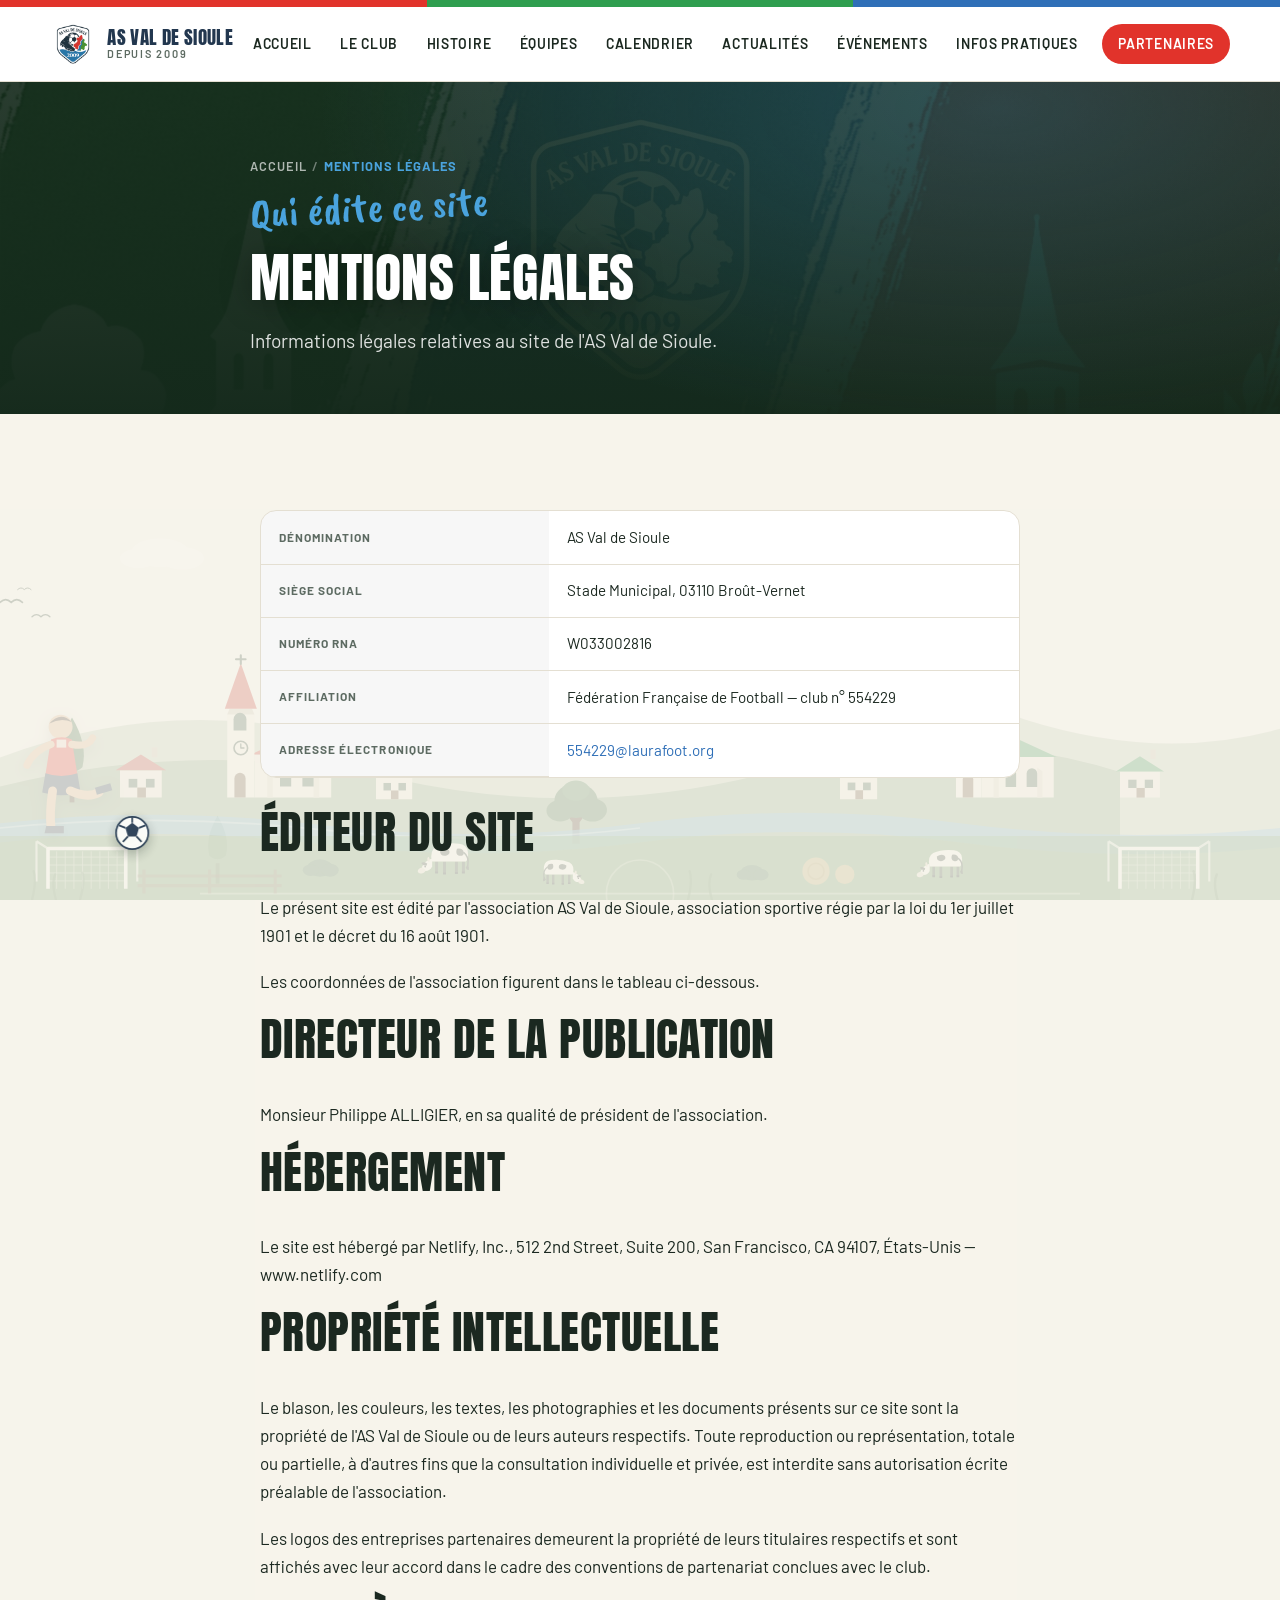
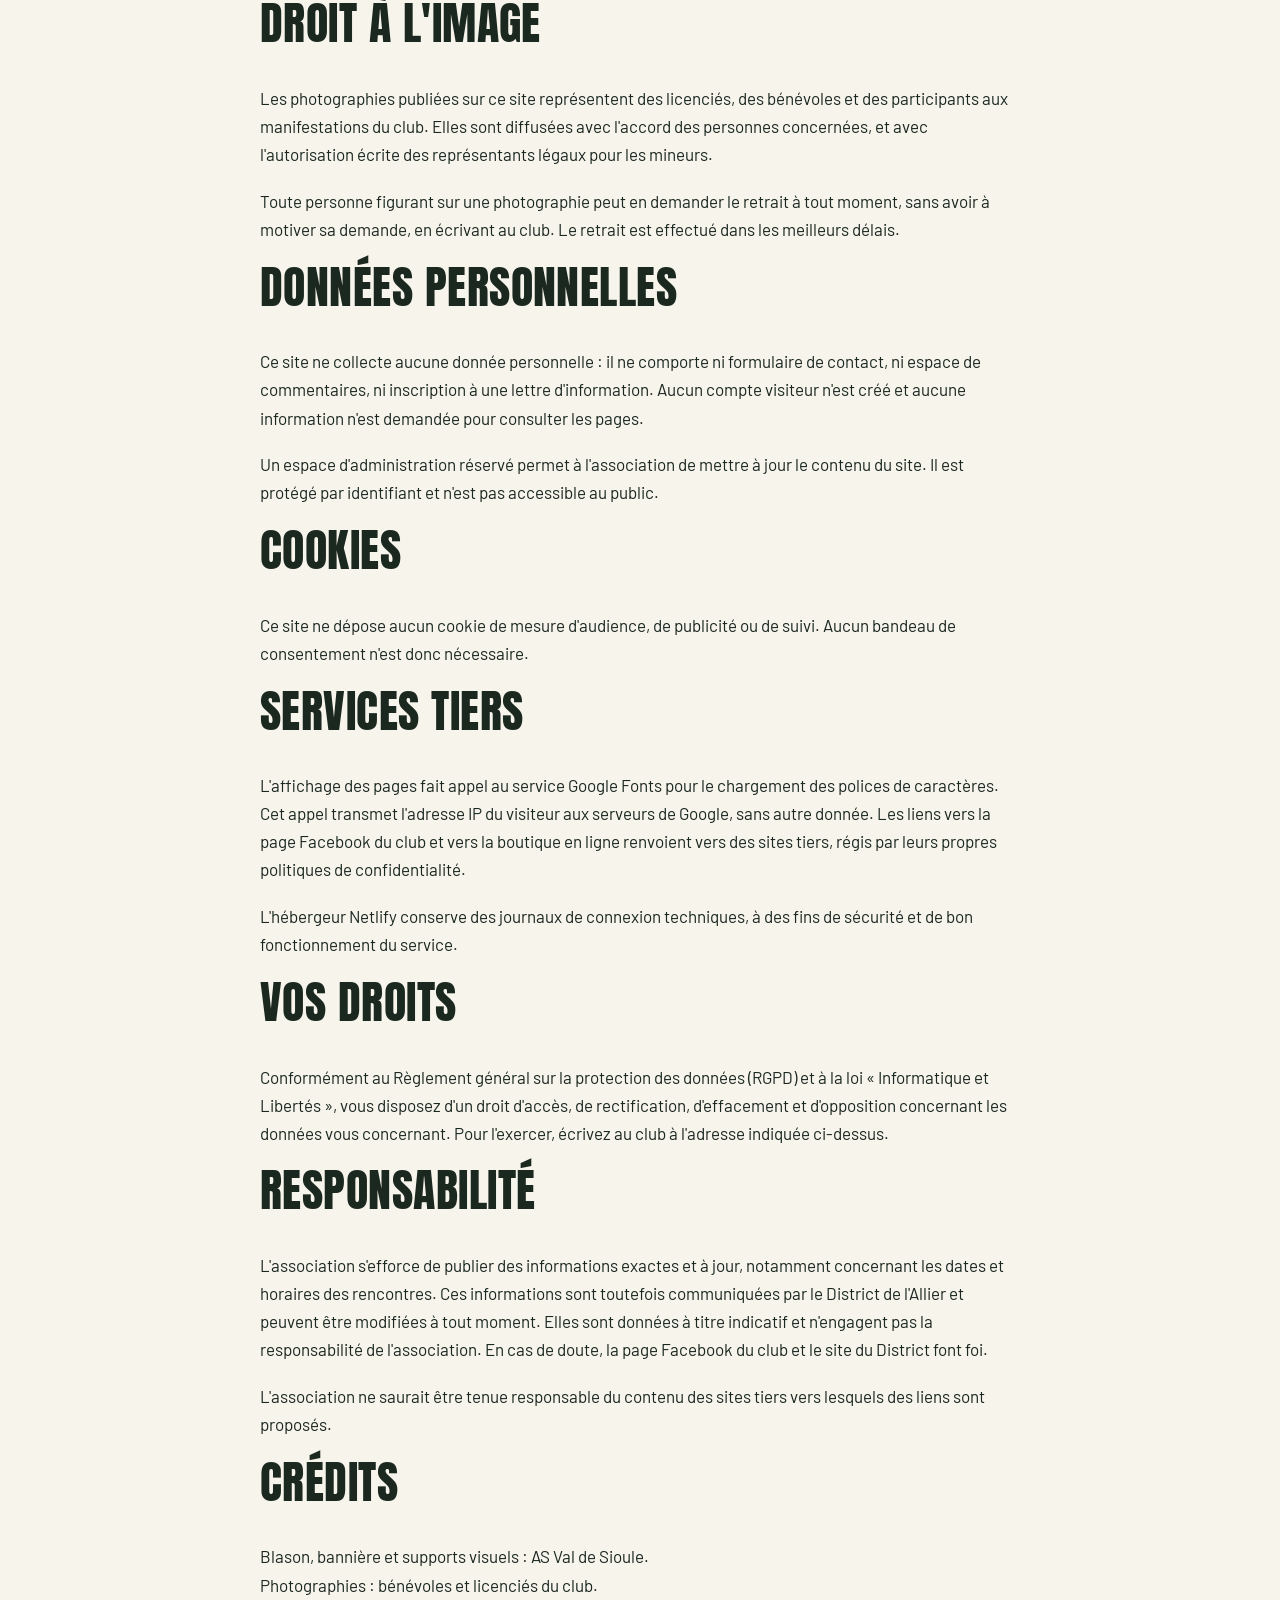
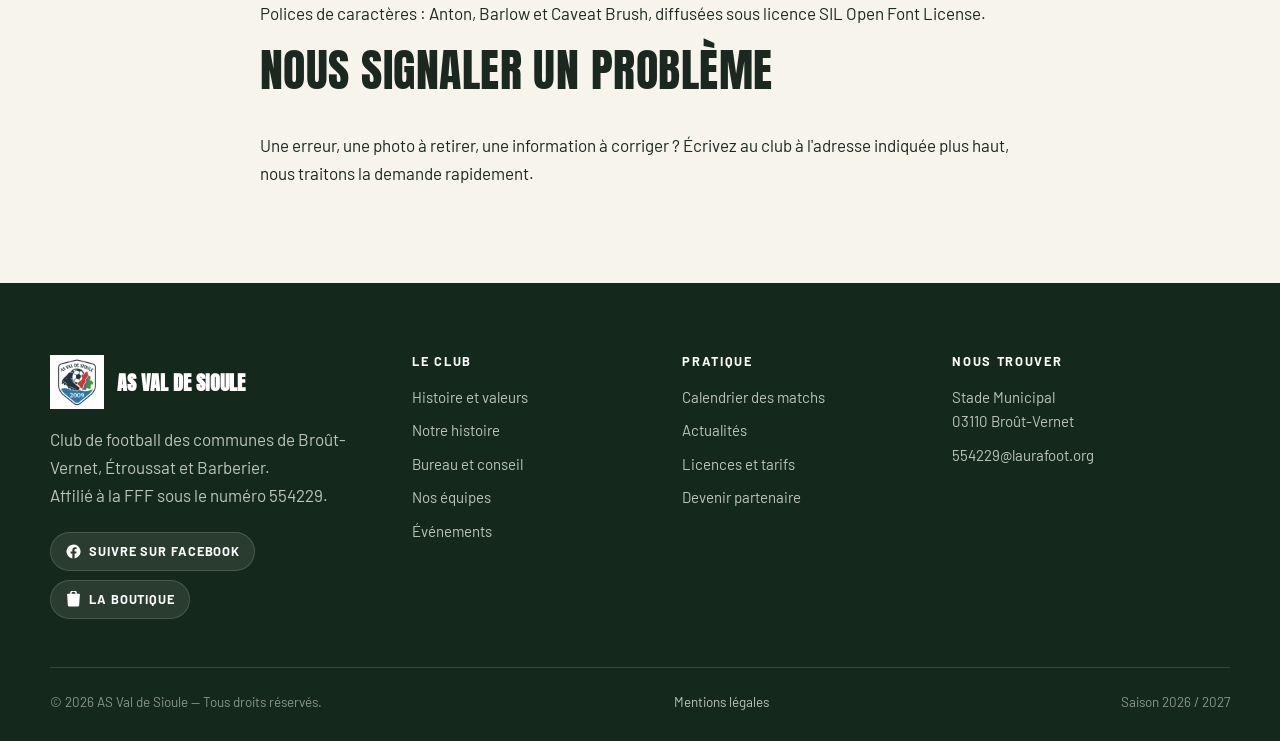
<file: mentions-legales.html>
<!DOCTYPE html>
<html lang="fr">
<head>
<meta charset="utf-8">
<meta name="viewport" content="width=device-width, initial-scale=1">
<meta name="asvs-page" content="mentions">
<title>Mentions légales — AS Val de Sioule</title>
<meta name="description" content="Mentions légales du site de l'AS Val de Sioule : éditeur, directeur de la publication, hébergeur, propriété intellectuelle et données personnelles.">
<link rel="icon" href="assets/img/logo-192.png">
<link rel="preconnect" href="https://fonts.googleapis.com">
<link rel="preconnect" href="https://fonts.gstatic.com" crossorigin>
<link href="https://fonts.googleapis.com/css2?family=Anton&family=Barlow:wght@400;500;600;700&family=Caveat+Brush&display=swap" rel="stylesheet">
<link rel="stylesheet" href="assets/css/style.css?v=20261012">
</head>
<body>

<header class="site-entete">
  <div class="chevrons"><span></span><span></span><span></span></div>
  <div class="contenu site-entete__barre">
    <a class="marque" href="index.html">
      <img data-club="logo" data-club-alt="logoDescription" src="assets/img/logo.png" alt="Blason de l'AS Val de Sioule">
      <span class="marque__txt">
        <span class="marque__nom" data-club="nom">AS Val de Sioule</span>
        <span class="marque__sous">Depuis 2009</span>
      </span>
    </a>
    <button class="burger" type="button" aria-label="Ouvrir le menu" aria-expanded="false" aria-controls="menu"><span></span></button>
    <nav class="nav-principale" id="menu" aria-label="Navigation principale">
      <ul>
        <li><a href="index.html">Accueil</a></li>
        <li><a href="club.html">Le club</a></li>
        <li><a href="histoire.html">Histoire</a></li>
        <li><a href="equipes.html">Équipes</a></li>
        <li><a href="calendrier.html">Calendrier</a></li>
        <li><a href="actualites.html">Actualités</a></li>
        <li><a href="evenements.html">Événements</a></li>
        <li><a href="infos.html">Infos pratiques</a></li>
        <li class="nav-cta"><a href="partenaires.html">Partenaires</a></li>
      </ul>
    </nav>
  </div>
</header>

<main>

<section class="hero hero--page">
  <div class="hero__fond" data-fond-txt="hero.image" style="background-image:url('assets/img/banniere.jpg')"></div>
  <div class="contenu hero__contenu">
    <p class="fil"><a href="index.html">Accueil</a><span>/</span><strong data-txt="hero.filAriane">Mentions légales</strong></p>
    <span class="hero__script" data-txt="hero.accroche">Qui édite ce site</span>
    <h1 data-txt="hero.titre">Mentions légales</h1>
    <p class="hero__chapeau" data-txt="hero.chapeau">Informations légales relatives au site.</p>
  </div>
</section>

<section class="section section--creme">
  <div class="contenu contenu-etroit">

    <div class="table-enveloppe" style="margin-bottom:1.8rem">
      <table>
        <tbody>
          <tr><th style="width:38%" data-txt="tableau.denomination">Dénomination</th><td data-club="nom">AS Val de Sioule</td></tr>
          <tr><th data-txt="tableau.siege">Siège social</th><td data-club="adresseSiege">Stade Municipal, 03110 Broût-Vernet</td></tr>
          <tr data-club-si="rna" hidden><th data-txt="tableau.rna">Numéro RNA</th><td data-club="rna"></td></tr>
          <tr><th data-txt="tableau.affiliation">Affiliation</th><td><span data-txt="tableau.valeurAffiliation">Fédération Française de Football — club n°</span> <span data-club="affiliation">554229</span></td></tr>
          <tr><th data-txt="tableau.email">Adresse électronique</th><td><a data-club="email" href="#"></a></td></tr>
        </tbody>
      </table>
    </div>

    <div data-liste="sections" data-gabarit="bloc"></div>

  </div>
</section>

</main>

<footer class="site-pied">
  <div class="contenu">
    <div class="pied__grille">
            <div>
        <div class="pied__marque">
          <img data-club="logo" src="assets/img/logo.png" alt="">
          <strong data-club="nom">AS Val de Sioule</strong>
        </div>
        <p><span data-pied="presentation">Club de football des communes de Broût-Vernet, Étroussat et Barberier.</span><br>
           <span data-pied="mentionAffiliation">Affilié à la FFF sous le numéro</span> <span data-club="affiliation">554229</span>.</p>
        <div class="reseaux">
          <a class="reseaux--facebook" data-club="facebook" href="#" target="_blank" rel="noopener">
            <svg viewBox="0 0 24 24" aria-hidden="true"><path d="M22 12a10 10 0 1 0-11.6 9.9v-7H7.9V12h2.5V9.8c0-2.5 1.5-3.9 3.8-3.9 1.1 0 2.2.2 2.2.2v2.5h-1.3c-1.2 0-1.6.8-1.6 1.6V12h2.8l-.4 2.9h-2.3v7A10 10 0 0 0 22 12z"/></svg>
            <span data-pied="boutonFacebook">Suivre sur Facebook</span>
          </a>
          <a class="reseaux--boutique" data-club="boutique" href="#" target="_blank" rel="noopener">
            <svg viewBox="0 0 24 24" aria-hidden="true"><path d="M7 4a5 5 0 0 1 10 0h3a1 1 0 0 1 1 1l-1 15a2 2 0 0 1-2 2H6a2 2 0 0 1-2-2L3 5a1 1 0 0 1 1-1h3zm2 0h6a3 3 0 0 0-6 0z"/></svg>
            <span data-pied="boutonBoutique">La boutique</span>
          </a>
        </div>
      </div>
      <div data-pied="colonnes" style="display:contents"></div>
      <div>
        <h4 data-pied="titreContact">Nous trouver</h4>
        <ul>
          <li><span data-club="stade">Stade Municipal</span><br><span data-club="codePostal">03110</span> <span data-club="ville">Broût-Vernet</span></li>
          <li><a data-club="email" href="#"></a></li>
        </ul>
      </div>
    </div>
    <div class="pied__bas">
            <span>© <span data-annee>2026</span> <span data-pied="copyright">AS Val de Sioule — Tous droits réservés.</span></span>
      <span><a href="mentions-legales.html" data-pied="lienMentions">Mentions légales</a></span>
      <span><span data-pied="prefixeSaison">Saison</span> <span data-club="saison">2026 / 2027</span></span>
    </div>
  </div>
</footer>
<script src="assets/js/main.js?v=20261012" defer></script>
</body>
</html>
</file>
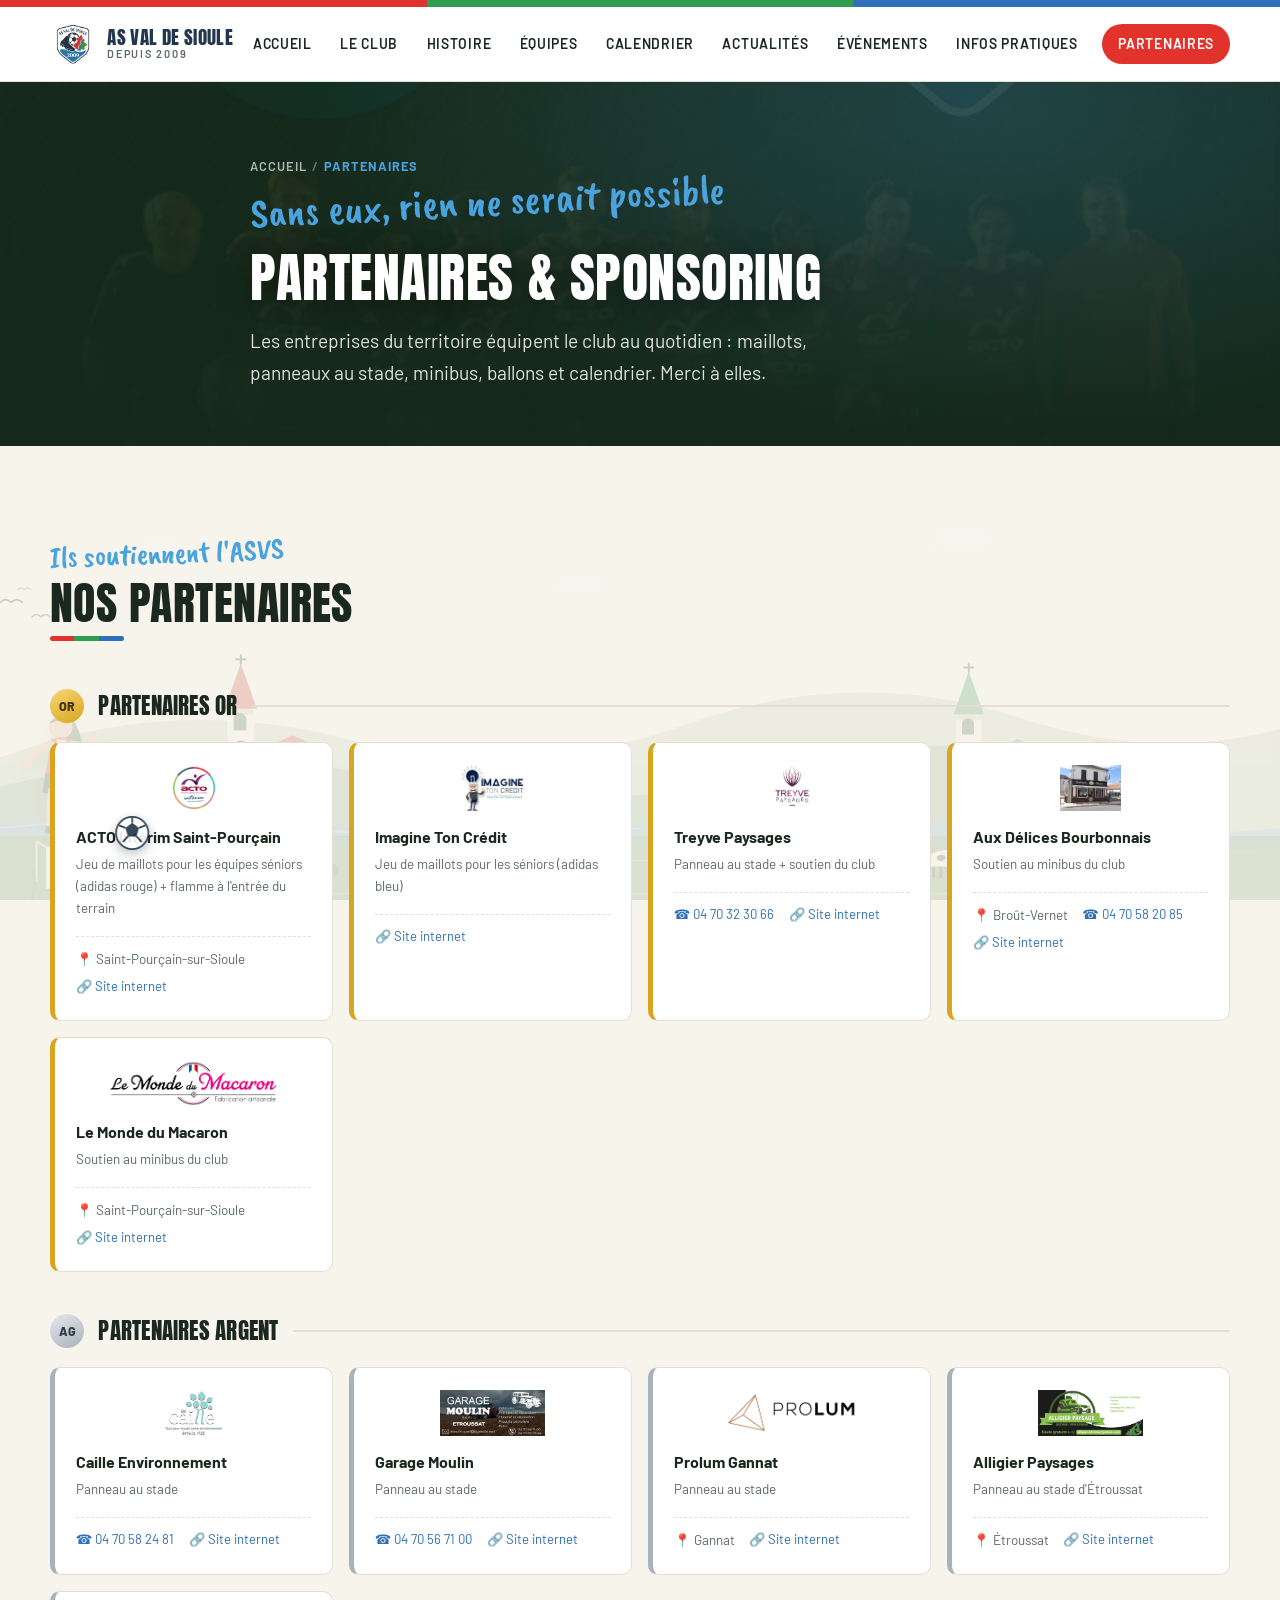
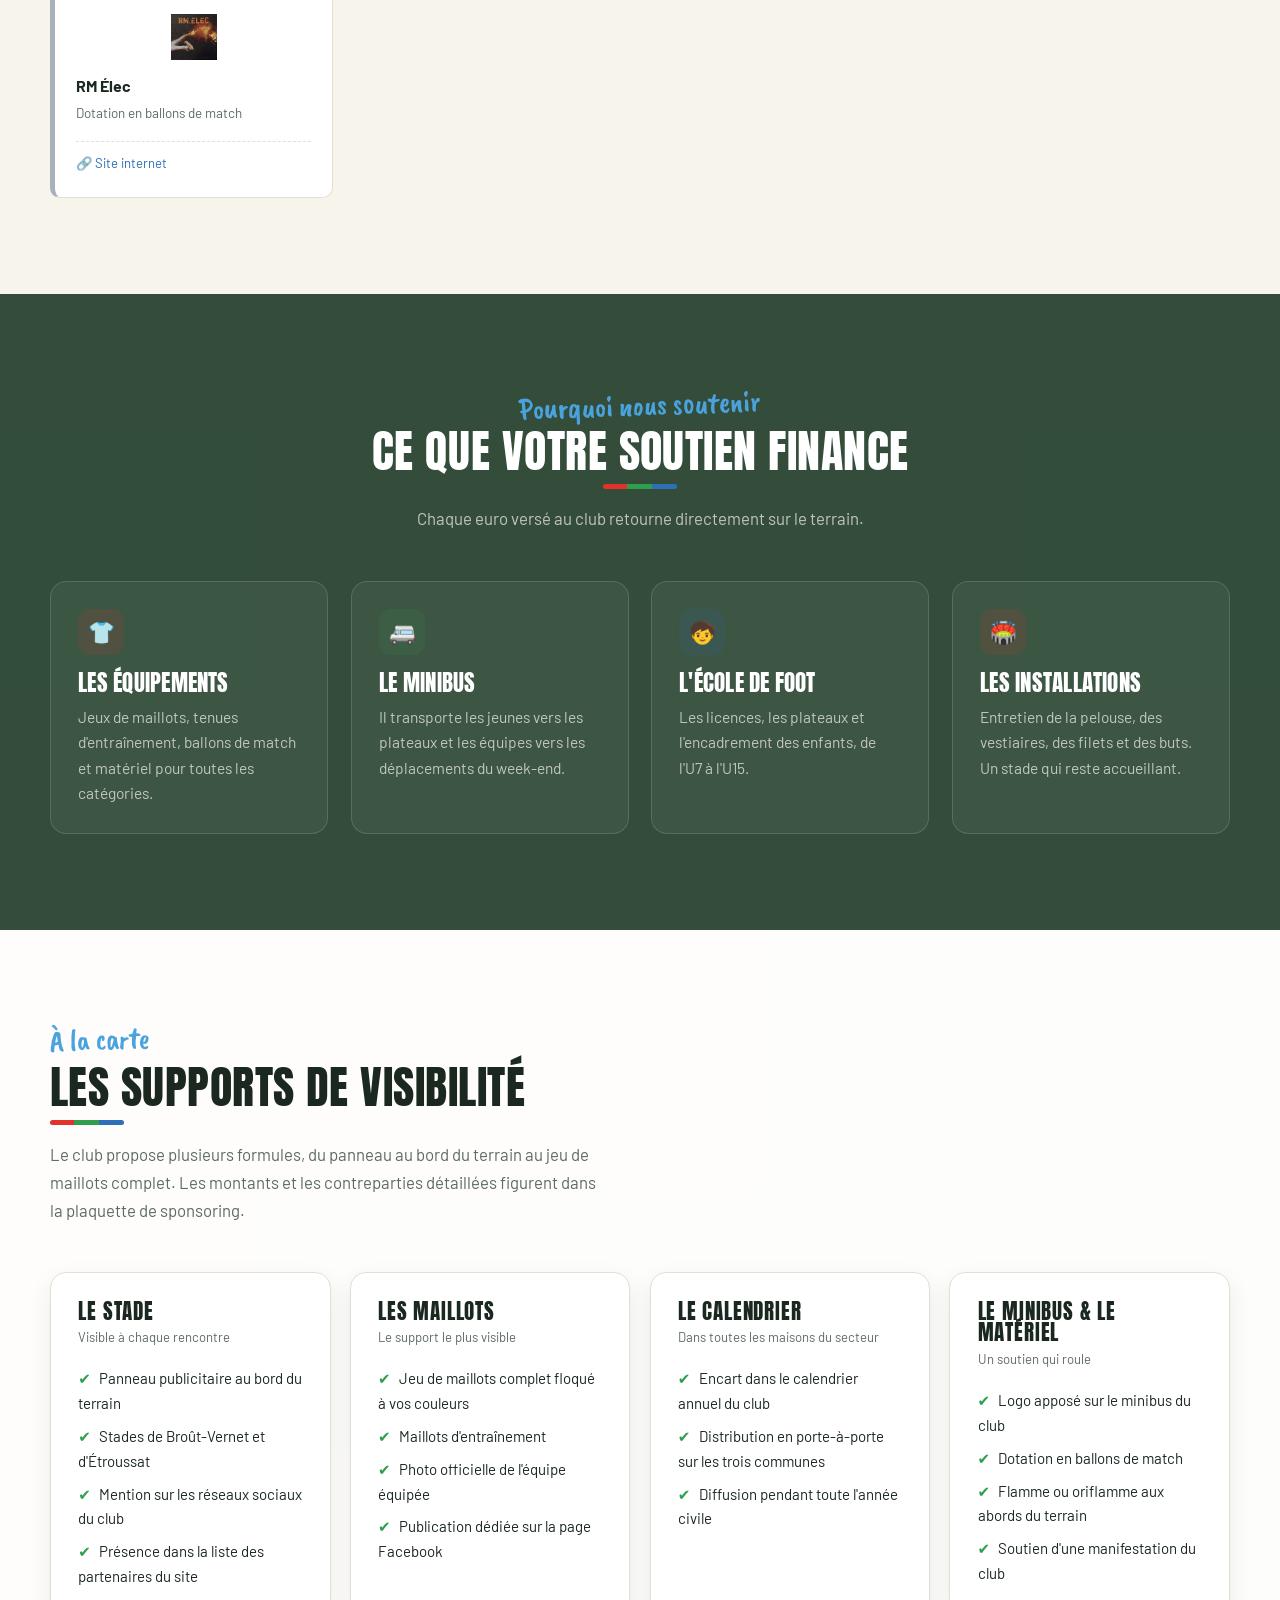
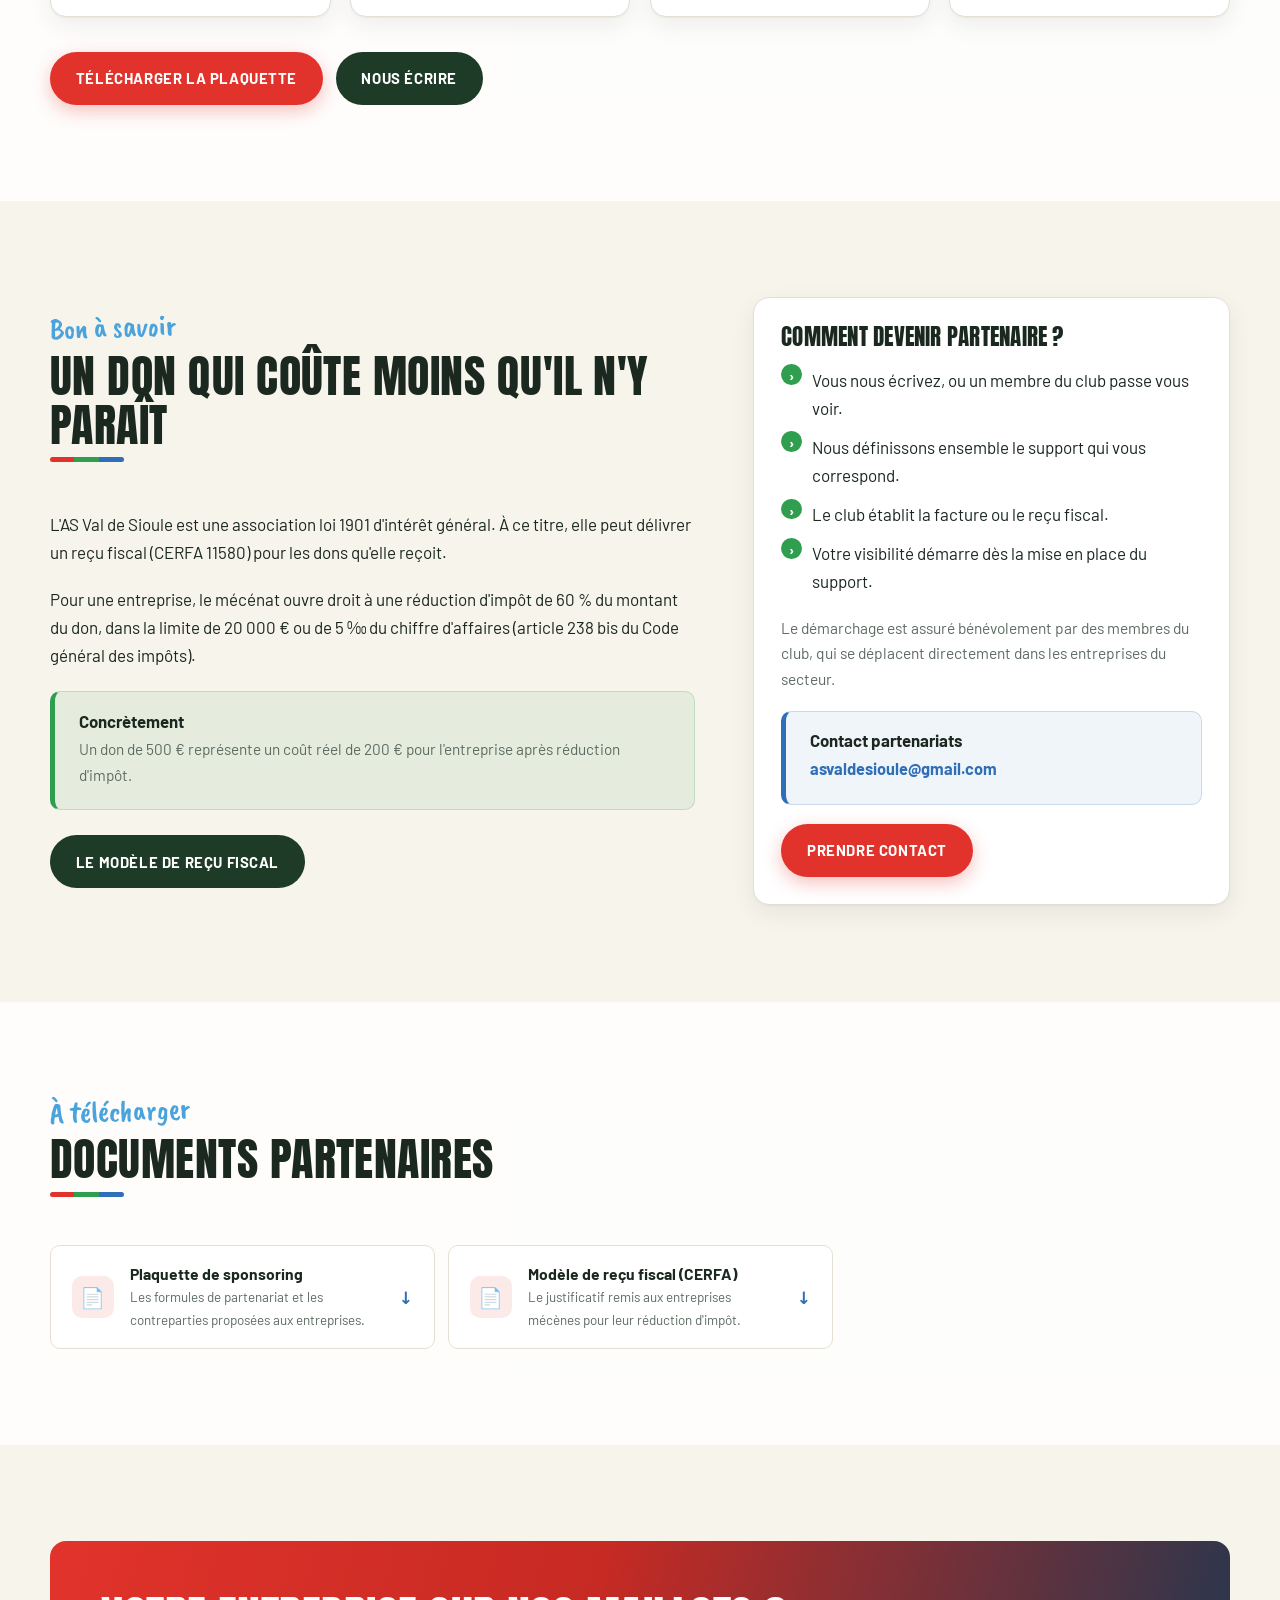
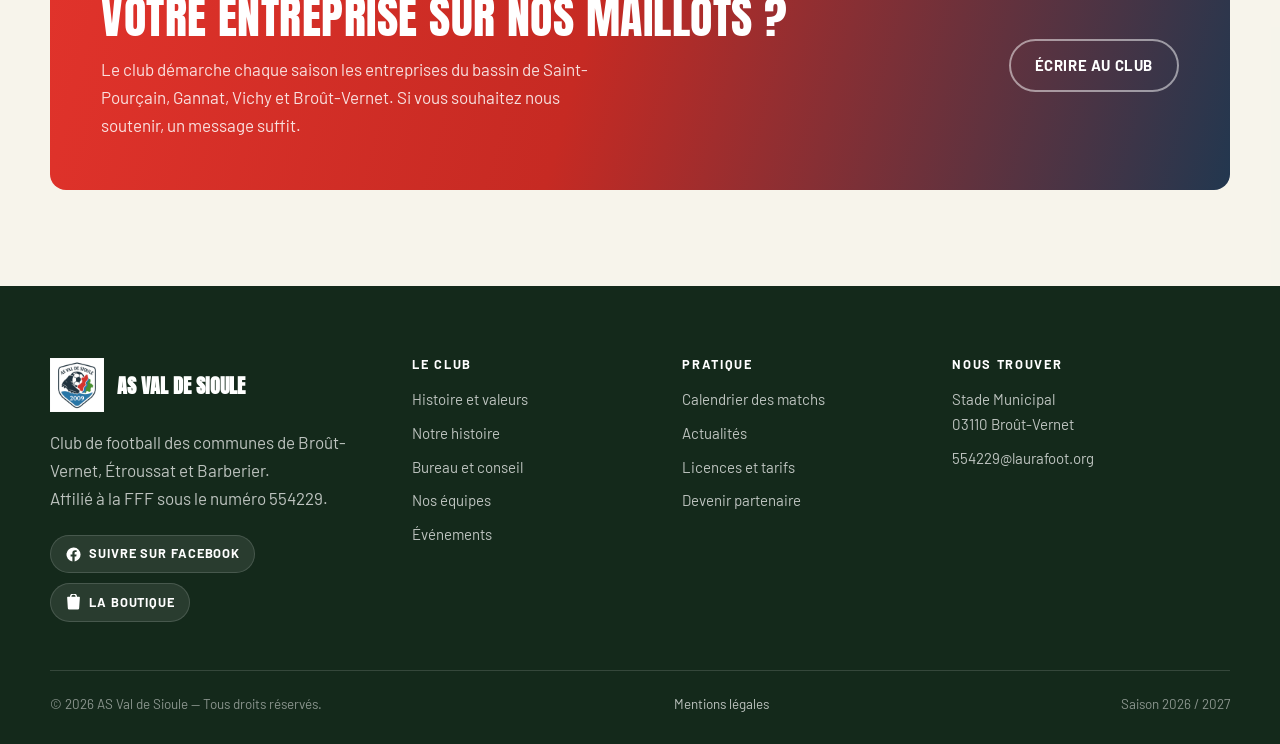
<file: partenaires.html>
<!DOCTYPE html>
<html lang="fr">
<head>
<meta charset="utf-8">
<meta name="viewport" content="width=device-width, initial-scale=1">
<meta name="asvs-page" content="partenaires">
<title>Partenaires &amp; sponsoring — AS Val de Sioule</title>
<meta name="description" content="Les partenaires de l'AS Val de Sioule et les modalités pour soutenir le club : panneaux au stade, jeux de maillots, calendrier, minibus, et réduction d'impôt de 60 % au titre du mécénat.">
<link rel="icon" href="assets/img/logo-192.png">
<link rel="preconnect" href="https://fonts.googleapis.com">
<link rel="preconnect" href="https://fonts.gstatic.com" crossorigin>
<link href="https://fonts.googleapis.com/css2?family=Anton&family=Barlow:wght@400;500;600;700&family=Caveat+Brush&display=swap" rel="stylesheet">
<link rel="stylesheet" href="assets/css/style.css?v=20261012">
</head>
<body>

<header class="site-entete">
  <div class="chevrons"><span></span><span></span><span></span></div>
  <div class="contenu site-entete__barre">
    <a class="marque" href="index.html">
      <img data-club="logo" data-club-alt="logoDescription" src="assets/img/logo.png" alt="Blason de l'AS Val de Sioule">
      <span class="marque__txt">
        <span class="marque__nom" data-club="nom">AS Val de Sioule</span>
        <span class="marque__sous">Depuis 2009</span>
      </span>
    </a>
    <button class="burger" type="button" aria-label="Ouvrir le menu" aria-expanded="false" aria-controls="menu"><span></span></button>
    <nav class="nav-principale" id="menu" aria-label="Navigation principale">
      <ul>
        <li><a href="index.html">Accueil</a></li>
        <li><a href="club.html">Le club</a></li>
        <li><a href="histoire.html">Histoire</a></li>
        <li><a href="equipes.html">Équipes</a></li>
        <li><a href="calendrier.html">Calendrier</a></li>
        <li><a href="actualites.html">Actualités</a></li>
        <li><a href="evenements.html">Événements</a></li>
        <li><a href="infos.html">Infos pratiques</a></li>
        <li class="nav-cta"><a href="partenaires.html" aria-current="page">Partenaires</a></li>
      </ul>
    </nav>
  </div>
</header>

<main>

<section class="hero hero--page">
  <div class="hero__fond" data-fond-txt="hero.image" style="background-image:url('assets/photos/actu-preparation.jpg');background-position:center 75%"></div>
  <div class="contenu hero__contenu">
    <p class="fil"><a href="index.html">Accueil</a><span>/</span><strong data-txt="hero.filAriane">Partenaires</strong></p>
    <span class="hero__script" data-txt="hero.accroche">Sans eux, rien ne serait possible</span>
    <h1 data-txt="hero.titre">Partenaires &amp; sponsoring</h1>
    <p class="hero__chapeau" data-txt="hero.chapeau">Les entreprises du territoire équipent le club au quotidien.</p>
  </div>
</section>

<!-- ===== LISTE ===== -->
<section class="section section--creme">
  <div class="contenu">
    <div class="entete-section">
      <span class="script" data-txt="liste.accroche">Ils soutiennent l'ASVS</span>
      <h2 class="souligne" data-txt="liste.titre">Nos partenaires</h2>
    </div>
    <div id="liste-partenaires"></div>
  </div>
</section>

<!-- ===== POURQUOI ===== -->
<section class="section section--sombre">
  <div class="contenu">
    <div class="entete-section centre">
      <span class="script" data-txt="soutien.accroche">Pourquoi nous soutenir</span>
      <h2 class="souligne" data-txt="soutien.titre">Ce que votre soutien finance</h2>
      <p class="chapeau" data-txt="soutien.chapeau">Chaque euro versé au club retourne sur le terrain.</p>
    </div>
    <div class="grille grille--4" data-liste="soutien.cartes" data-gabarit="carte"></div>
  </div>
</section>

<!-- ===== SUPPORTS ===== -->
<section class="section section--blanc">
  <div class="contenu">
    <div class="entete-section">
      <span class="script" data-txt="supports.accroche">À la carte</span>
      <h2 class="souligne" data-txt="supports.titre">Les supports de visibilité</h2>
      <p class="chapeau" data-txt="supports.chapeau">Plusieurs formules, du panneau au jeu de maillots.</p>
    </div>
    <div class="packs" data-liste="supports.packs" data-gabarit="pack"></div>
    <div class="groupe-btn" style="margin-top:2.2rem">
      <a class="btn btn--primaire" data-href-txt="supports.lienPlaquette" href="assets/docs/plaquette-sponsoring.pdf" target="_blank" rel="noopener" data-txt="supports.bouton1">Télécharger la plaquette</a>
      <a class="btn btn--sombre" data-club="emailPartenaires" href="#" data-txt="supports.bouton2">Nous écrire</a>
    </div>
  </div>
</section>

<!-- ===== MÉCÉNAT ===== -->
<section class="section section--creme">
  <div class="contenu">
    <div class="duo duo--large-gauche">
      <div>
        <div class="entete-section">
          <span class="script" data-txt="mecenat.accroche">Bon à savoir</span>
          <h2 class="souligne" data-txt="mecenat.titre">Un don qui coûte moins qu'il n'y paraît</h2>
        </div>
        <div data-riche="mecenat.texte"></div>
        <div class="encadre encadre--vert" style="margin-top:1.4rem">
          <h4 data-txt="mecenat.titreExemple">Concrètement</h4>
          <p data-txt="mecenat.texteExemple">Un don de 500 € coûte réellement 200 € à l'entreprise.</p>
        </div>
        <div class="groupe-btn" style="margin-top:1.6rem">
          <a class="btn btn--sombre" data-href-txt="mecenat.lienCerfa" href="assets/docs/cerfa-defiscalisation.pdf" target="_blank" rel="noopener" data-txt="mecenat.bouton">Le modèle de reçu fiscal</a>
        </div>
      </div>
      <div>
        <div class="carte">
          <h3 data-txt="mecenat.titreDemarche">Comment devenir partenaire&nbsp;?</h3>
          <ul class="liste-check" style="margin-top:1rem" data-liste="mecenat.etapes" data-gabarit="puce"></ul>
          <p style="margin-top:1.2rem" data-txt="mecenat.noteDemarche"></p>
          <div class="encadre" style="margin-top:1.2rem">
            <h4 data-txt="mecenat.titreContact">Contact partenariats</h4>
            <p style="font-size:1.02rem"><strong><a data-club="emailPartenaires" href="#"></a></strong></p>
          </div>
          <div class="groupe-btn" style="margin-top:1.2rem">
            <a class="btn btn--primaire" data-club="emailPartenaires" href="#" data-txt="mecenat.boutonContact">Prendre contact</a>
          </div>
        </div>
      </div>
    </div>
  </div>
</section>

<!-- ===== DOCUMENTS ===== -->
<section class="section section--blanc" id="bloc-documents" hidden>
  <div class="contenu">
    <div class="entete-section">
      <span class="script" data-txt="documents.accroche">À télécharger</span>
      <h2 class="souligne" data-txt="documents.titre">Documents partenaires</h2>
    </div>
    <div class="documents" id="liste-documents" data-categorie="partenaires"></div>
  </div>
</section>

<section class="section section--creme">
  <div class="contenu">
    <div class="cta-bande reveal">
      <div>
        <h2 data-txt="appel.titre">Votre entreprise sur nos maillots&nbsp;?</h2>
        <p data-txt="appel.texte">Si vous souhaitez nous soutenir, un message suffit.</p>
      </div>
      <div class="groupe-btn">
        <a class="btn btn--fantome" data-club="emailPartenaires" href="#" data-txt="appel.bouton">Écrire au club</a>
      </div>
    </div>
  </div>
</section>

</main>

<footer class="site-pied">
  <div class="contenu">
    <div class="pied__grille">
            <div>
        <div class="pied__marque">
          <img data-club="logo" src="assets/img/logo.png" alt="">
          <strong data-club="nom">AS Val de Sioule</strong>
        </div>
        <p><span data-pied="presentation">Club de football des communes de Broût-Vernet, Étroussat et Barberier.</span><br>
           <span data-pied="mentionAffiliation">Affilié à la FFF sous le numéro</span> <span data-club="affiliation">554229</span>.</p>
        <div class="reseaux">
          <a class="reseaux--facebook" data-club="facebook" href="#" target="_blank" rel="noopener">
            <svg viewBox="0 0 24 24" aria-hidden="true"><path d="M22 12a10 10 0 1 0-11.6 9.9v-7H7.9V12h2.5V9.8c0-2.5 1.5-3.9 3.8-3.9 1.1 0 2.2.2 2.2.2v2.5h-1.3c-1.2 0-1.6.8-1.6 1.6V12h2.8l-.4 2.9h-2.3v7A10 10 0 0 0 22 12z"/></svg>
            <span data-pied="boutonFacebook">Suivre sur Facebook</span>
          </a>
          <a class="reseaux--boutique" data-club="boutique" href="#" target="_blank" rel="noopener">
            <svg viewBox="0 0 24 24" aria-hidden="true"><path d="M7 4a5 5 0 0 1 10 0h3a1 1 0 0 1 1 1l-1 15a2 2 0 0 1-2 2H6a2 2 0 0 1-2-2L3 5a1 1 0 0 1 1-1h3zm2 0h6a3 3 0 0 0-6 0z"/></svg>
            <span data-pied="boutonBoutique">La boutique</span>
          </a>
        </div>
      </div>
      <div data-pied="colonnes" style="display:contents"></div>
      <div>
        <h4 data-pied="titreContact">Nous trouver</h4>
        <ul>
          <li><span data-club="stade">Stade Municipal</span><br><span data-club="codePostal">03110</span> <span data-club="ville">Broût-Vernet</span></li>
          <li><a data-club="email" href="#"></a></li>
        </ul>
      </div>
    </div>
    <div class="pied__bas">
            <span>© <span data-annee>2026</span> <span data-pied="copyright">AS Val de Sioule — Tous droits réservés.</span></span>
      <span><a href="mentions-legales.html" data-pied="lienMentions">Mentions légales</a></span>
      <span><span data-pied="prefixeSaison">Saison</span> <span data-club="saison">2026 / 2027</span></span>
    </div>
  </div>
</footer>
<script src="assets/js/main.js?v=20261012" defer></script>
</body>
</html>
</file>
<file: assets/css/style.css>
/* ============================================================
   AS VAL DE SIOULE — feuille de style principale
   Charte : vert pelouse + rouge (Broût-Vernet) / vert (Étroussat)
            / bleu (la Sioule) + navy du blason
   ============================================================ */

/* ---------- 1. Variables ---------- */
:root {
  /* Couleurs de marque */
  --rouge:        #e1332b;
  --rouge-fonce:  #b8241d;
  --vert:         #2f9e4f;
  --vert-fonce:   #217a3b;
  --bleu:         #2f6fb7;
  --bleu-clair:   #4aa3dd;
  --navy:         #22374f;

  /* Fonds */
  --pelouse:      #1e3b28;
  --pelouse-2:    #14291b;
  --creme:        #f7f4ec;
  --blanc:        #ffffff;

  /* Texte */
  --texte:        #1b2820;
  --texte-doux:   #5d6b62;
  --texte-clair:  #f2efe6;
  --texte-clair-doux: rgba(242, 239, 230, .74);

  /* Divers */
  --bordure:      #e4dfd2;
  --bordure-sombre: rgba(255, 255, 255, .14);
  --radius:       16px;
  --radius-sm:    10px;
  --ombre:        0 1px 2px rgba(27, 40, 32, .05), 0 8px 24px rgba(27, 40, 32, .07);
  --ombre-forte:  0 4px 12px rgba(27, 40, 32, .10), 0 20px 44px rgba(27, 40, 32, .14);
  --contenu:      1180px;
  --contenu-etroit: 760px;

  /* Typographie */
  --f-titre:  'Anton', 'Arial Narrow', Impact, sans-serif;
  --f-script: 'Caveat Brush', 'Bradley Hand', cursive;
  --f-corps:  'Barlow', 'Segoe UI', system-ui, -apple-system, sans-serif;
}

/* ---------- 2. Base ---------- */
*, *::before, *::after { box-sizing: border-box; }

html { scroll-behavior: smooth; }

body {
  margin: 0;
  /* Les animations d'entrée décalent les blocs horizontalement :
     on rogne le débordement pour éviter une barre de défilement latérale.
     « clip » plutôt que « hidden » afin de ne pas casser l'en-tête collant. */
  overflow-x: clip;
  background: var(--creme);
  color: var(--texte);
  font-family: var(--f-corps);
  font-size: 17px;
  line-height: 1.65;
  -webkit-font-smoothing: antialiased;
}

img { max-width: 100%; height: auto; display: block; }

a { color: var(--bleu); text-decoration: none; }
a:hover { text-decoration: underline; }

h1, h2, h3, h4 {
  font-family: var(--f-titre);
  font-weight: 400;
  line-height: 1.05;
  letter-spacing: .01em;
  text-transform: uppercase;
  margin: 0 0 .5em;
}
h1 { font-size: clamp(2.4rem, 6vw, 4.2rem); }
h2 { font-size: clamp(1.9rem, 4vw, 2.9rem); }
h3 { font-size: clamp(1.15rem, 2.2vw, 1.45rem); }
h4 { font-size: 1.02rem; letter-spacing: .04em; }

p { margin: 0 0 1.1em; }
p:last-child { margin-bottom: 0; }

::selection { background: var(--bleu-clair); color: #fff; }

:focus-visible {
  outline: 3px solid var(--bleu-clair);
  outline-offset: 3px;
  border-radius: 4px;
}

/* ---------- 3. Utilitaires ---------- */
.contenu { width: min(100% - 2.5rem, var(--contenu)); margin-inline: auto; }
.contenu-etroit { width: min(100% - 2.5rem, var(--contenu-etroit)); margin-inline: auto; }

.section { padding: clamp(3.5rem, 8vw, 6rem) 0; }
.section--creme  { background: var(--creme); }
.section--blanc  { background: var(--blanc); }
.section--sombre { background: var(--pelouse); color: var(--texte-clair); position: relative; overflow: hidden; }
.section--sombre h2, .section--sombre h3 { color: #fff; }
.section--sombre p { color: var(--texte-clair-doux); }

.centre { text-align: center; }
.sr-only {
  position: absolute; width: 1px; height: 1px; padding: 0; margin: -1px;
  overflow: hidden; clip: rect(0 0 0 0); white-space: nowrap; border: 0;
}

/* Bandeau tricolore façon coup de pinceau */
.chevrons { display: flex; height: 7px; width: 100%; }
.chevrons span { flex: 1; }
.chevrons span:nth-child(1) { background: var(--rouge); }
.chevrons span:nth-child(2) { background: var(--vert); }
.chevrons span:nth-child(3) { background: var(--bleu); }

/* En-tête de section : suranom script + titre */
.entete-section { margin-bottom: clamp(2rem, 4vw, 3rem); }
.entete-section .script {
  font-family: var(--f-script);
  font-size: clamp(1.4rem, 3vw, 1.9rem);
  color: var(--bleu-clair);
  line-height: 1;
  display: block;
  margin-bottom: .2em;
  transform: rotate(-2deg);
  transform-origin: left center;
}
.entete-section.centre .script { transform-origin: center; }
.entete-section h2 { margin-bottom: .35em; }
.entete-section .chapeau {
  color: var(--texte-doux);
  max-width: 62ch;
  font-size: 1.05rem;
}
.entete-section.centre .chapeau { margin-inline: auto; }
.section--sombre .entete-section .chapeau { color: var(--texte-clair-doux); }

/* Trait sous les titres */
.souligne::after {
  content: "";
  display: block;
  width: 74px; height: 5px;
  border-radius: 3px;
  margin-top: .55rem;
  background: linear-gradient(90deg, var(--rouge) 0 33%, var(--vert) 33% 66%, var(--bleu) 66% 100%);
}
.centre .souligne::after { margin-inline: auto; }

/* ---------- 4. Boutons ---------- */
.btn {
  display: inline-flex; align-items: center; gap: .55em;
  padding: .82em 1.6em;
  border: 2px solid transparent;
  border-radius: 999px;
  font-family: var(--f-corps);
  font-weight: 700;
  font-size: .93rem;
  letter-spacing: .04em;
  text-transform: uppercase;
  cursor: pointer;
  transition: transform .15s ease, box-shadow .15s ease, background .15s ease, color .15s ease;
  text-decoration: none !important;
}
.btn:hover { transform: translateY(-2px); }
.btn--primaire { background: var(--rouge); color: #fff; box-shadow: 0 6px 18px rgba(225, 51, 43, .3); }
.btn--primaire:hover { background: var(--rouge-fonce); }
.btn--bleu { background: var(--bleu); color: #fff; box-shadow: 0 6px 18px rgba(47, 111, 183, .3); }
.btn--bleu:hover { background: #255a95; }
.btn--fantome { background: transparent; color: #fff; border-color: rgba(255,255,255,.5); }
.btn--fantome:hover { background: rgba(255,255,255,.12); border-color: #fff; }
.btn--sombre { background: var(--pelouse); color: #fff; }
.btn--sombre:hover { background: var(--pelouse-2); }

.groupe-btn { display: flex; flex-wrap: wrap; gap: .8rem; }

/* ---------- 5. En-tête / navigation ---------- */
.site-entete {
  position: sticky; top: 0; z-index: 100;
  background: rgba(255, 255, 255, .96);
  backdrop-filter: blur(10px);
  border-bottom: 1px solid var(--bordure);
}
.site-entete__barre {
  display: flex; align-items: center; gap: 1rem;
  min-height: 74px;
}
.marque { display: flex; align-items: center; gap: .7rem; text-decoration: none !important; margin-right: auto; }
.marque img { width: 46px; height: 46px; }
.marque__txt { display: flex; flex-direction: column; line-height: 1; }
.marque__nom {
  font-family: var(--f-titre); font-size: 1.16rem; color: var(--navy);
  text-transform: uppercase; letter-spacing: .02em; white-space: nowrap;
}
.marque__sous {
  font-size: .68rem; letter-spacing: .16em; text-transform: uppercase;
  color: var(--texte-doux); font-weight: 600; margin-top: .25em;
}

.nav-principale ul {
  list-style: none; display: flex; align-items: center; gap: .3rem; margin: 0; padding: 0;
}
.nav-principale a {
  display: block; padding: .55em .85em;
  color: var(--texte); font-weight: 600; font-size: .87rem;
  text-transform: uppercase; letter-spacing: .05em;
  border-radius: 8px; text-decoration: none !important; white-space: nowrap;
  transition: background .15s ease, color .15s ease;
}
.nav-principale a:hover { background: rgba(47, 111, 183, .09); color: var(--bleu); }
.nav-principale a[aria-current="page"] { color: var(--rouge); }
.nav-principale a[aria-current="page"]::after {
  content: ""; display: block; height: 3px; border-radius: 2px;
  background: var(--rouge); margin-top: .28em;
}
.nav-principale .nav-cta a {
  background: var(--rouge); color: #fff; margin-left: .5rem; border-radius: 999px; padding: .6em 1.15em;
}
.nav-principale .nav-cta a:hover { background: var(--rouge-fonce); color: #fff; }
.nav-principale .nav-cta a::after { display: none; }

.burger {
  display: none; width: 46px; height: 46px;
  border: 1px solid var(--bordure); background: #fff; border-radius: 10px;
  cursor: pointer; padding: 0; align-items: center; justify-content: center;
}
.burger span { position: relative; display: block; width: 20px; height: 2px; background: var(--texte); border-radius: 2px; }
.burger span::before, .burger span::after {
  content: ""; position: absolute; left: 0; width: 20px; height: 2px; background: var(--texte); border-radius: 2px;
  transition: transform .2s ease, top .2s ease;
}
.burger span::before { top: -6px; }
.burger span::after  { top: 6px; }
.burger[aria-expanded="true"] span { background: transparent; }
.burger[aria-expanded="true"] span::before { top: 0; transform: rotate(45deg); }
.burger[aria-expanded="true"] span::after  { top: 0; transform: rotate(-45deg); }

@media (max-width: 1150px) {
  .burger { display: flex; }
  .nav-principale {
    position: absolute; top: 100%; left: 0; right: 0;
    background: #fff; border-bottom: 1px solid var(--bordure);
    box-shadow: var(--ombre-forte);
    display: none; padding: .8rem 1.25rem 1.4rem;
  }
  .nav-principale.ouvert { display: block; }
  .nav-principale ul { flex-direction: column; align-items: stretch; gap: 0; }
  .nav-principale a { padding: .85em .6em; font-size: .95rem; border-radius: 0; border-bottom: 1px solid var(--bordure); }
  .nav-principale a[aria-current="page"]::after { display: none; }
  .nav-principale .nav-cta a { margin: .9rem 0 0; text-align: center; border-bottom: 0; }
}

/* ---------- 6. Hero ---------- */
.hero {
  position: relative;
  background: var(--pelouse-2);
  color: #fff;
  overflow: hidden;
  isolation: isolate;
}
.hero__fond {
  position: absolute; inset: 0;
  background-size: cover; background-position: center;
  opacity: .32;
  filter: saturate(1.1);
  z-index: -2;
}
.hero::after {
  content: ""; position: absolute; inset: 0; z-index: -1;
  background:
    radial-gradient(1100px 520px at 78% 8%, rgba(74, 163, 221, .22), transparent 62%),
    linear-gradient(180deg, rgba(20, 41, 27, .72) 0%, rgba(20, 41, 27, .88) 68%, rgba(20, 41, 27, .97) 100%);
}
.hero__contenu {
  padding: clamp(4rem, 11vw, 8rem) 0 clamp(3.5rem, 8vw, 6rem);
  max-width: 780px;
}
.hero__script {
  font-family: var(--f-script);
  font-size: clamp(1.6rem, 4.5vw, 2.6rem);
  color: var(--bleu-clair);
  display: block; line-height: 1;
  transform: rotate(-3deg); transform-origin: left center;
  margin-bottom: .35em;
}
.hero h1 { color: #fff; margin-bottom: .35em; text-shadow: 0 4px 30px rgba(0,0,0,.35); }
.hero h1 em { font-style: normal; color: var(--rouge); }
.hero__chapeau {
  font-size: clamp(1.02rem, 2vw, 1.2rem);
  color: rgba(255,255,255,.86);
  max-width: 56ch;
  margin-bottom: 2rem;
}
.hero__meta {
  display: flex; flex-wrap: wrap; gap: 1.4rem 2.6rem;
  margin-top: 3rem; padding-top: 2rem;
  border-top: 1px solid var(--bordure-sombre);
}
.hero__meta div strong {
  display: block; font-family: var(--f-titre); font-size: 2rem; color: #fff; line-height: 1;
}
.hero__meta div span {
  font-size: .78rem; letter-spacing: .12em; text-transform: uppercase;
  color: rgba(255,255,255,.6); font-weight: 600;
}

/* Hero court pour les pages intérieures */
.hero--page .hero__contenu { padding: clamp(3rem, 7vw, 4.6rem) 0 clamp(2.6rem, 5vw, 3.6rem); }
.hero--page h1 { font-size: clamp(2.1rem, 5vw, 3.4rem); }
.hero--page .hero__chapeau { margin-bottom: 0; }

/* Fil d'Ariane */
.fil { font-size: .8rem; letter-spacing: .08em; text-transform: uppercase; font-weight: 600; margin-bottom: 1rem; }
.fil a { color: rgba(255,255,255,.66); }
.fil span { color: rgba(255,255,255,.4); margin: 0 .4em; }
.fil strong { color: var(--bleu-clair); font-weight: 700; }

/* ---------- 7. Cartes génériques ---------- */
.grille { display: grid; gap: 1.4rem; }
.grille--2 { grid-template-columns: repeat(auto-fit, minmax(300px, 1fr)); }
.grille--3 { grid-template-columns: repeat(auto-fit, minmax(275px, 1fr)); }
.grille--4 { grid-template-columns: repeat(auto-fit, minmax(215px, 1fr)); }

.carte {
  background: var(--blanc);
  border: 1px solid var(--bordure);
  border-radius: var(--radius);
  padding: 1.7rem;
  box-shadow: var(--ombre);
  transition: transform .18s ease, box-shadow .18s ease;
}
.carte--lien:hover { transform: translateY(-4px); box-shadow: var(--ombre-forte); }
.carte h3 { margin-bottom: .5rem; }
.carte p { color: var(--texte-doux); font-size: .97rem; }

.carte__pastille {
  width: 46px; height: 46px; border-radius: 12px;
  display: grid; place-items: center;
  margin-bottom: 1rem;
  font-size: 1.35rem;
}
.pastille--rouge { background: rgba(225,51,43,.12); }
.pastille--vert  { background: rgba(47,158,79,.13); }
.pastille--bleu  { background: rgba(47,111,183,.12); }

.section--sombre .carte {
  background: rgba(255,255,255,.05);
  border-color: var(--bordure-sombre);
  box-shadow: none;
}
.section--sombre .carte p { color: var(--texte-clair-doux); }

/* Chiffres clés */
.chiffres { display: grid; grid-template-columns: repeat(auto-fit, minmax(150px, 1fr)); gap: 1rem; }
.chiffre {
  background: var(--blanc); border: 1px solid var(--bordure);
  border-radius: var(--radius); padding: 1.5rem 1.2rem; text-align: center;
}
.chiffre strong {
  display: block; font-family: var(--f-titre); font-size: 2.6rem; line-height: 1; color: var(--navy);
}
.chiffre span {
  display: block; margin-top: .5em; font-size: .78rem; letter-spacing: .1em;
  text-transform: uppercase; color: var(--texte-doux); font-weight: 600;
}
.chiffre:nth-child(4n+1) strong { color: var(--rouge); }
.chiffre:nth-child(4n+2) strong { color: var(--vert); }
.chiffre:nth-child(4n+3) strong { color: var(--bleu); }

/* ---------- 8. Cartes de match ---------- */
.filtres { display: flex; flex-wrap: wrap; gap: .5rem; margin-bottom: 1.8rem; }
.filtre {
  border: 1px solid var(--bordure); background: #fff; color: var(--texte);
  padding: .5em 1.1em; border-radius: 999px; cursor: pointer;
  font-family: var(--f-corps); font-weight: 600; font-size: .84rem;
  letter-spacing: .04em; text-transform: uppercase;
  transition: all .15s ease;
}
.filtre:hover { border-color: var(--bleu); color: var(--bleu); }
.filtre[aria-pressed="true"] { background: var(--pelouse); border-color: var(--pelouse); color: #fff; }

.matchs { display: grid; gap: 1rem; grid-template-columns: repeat(auto-fit, minmax(330px, 1fr)); }

.match {
  background: var(--blanc);
  border: 1px solid var(--bordure);
  border-radius: var(--radius);
  overflow: hidden;
  box-shadow: var(--ombre);
  display: flex; flex-direction: column;
}
.match--coupe { border-color: rgba(47,111,183,.45); box-shadow: 0 0 0 3px rgba(74,163,221,.12), var(--ombre); }
.match__date {
  padding: .7rem 1rem .55rem;
  text-align: center;
  font-weight: 700; font-size: .84rem; letter-spacing: .1em; text-transform: uppercase;
  color: var(--bleu); background: rgba(47,111,183,.07);
  border-bottom: 1px solid var(--bordure);
}
.match--coupe .match__date { color: var(--rouge); background: rgba(225,51,43,.07); }
.match__compet {
  text-align: center; font-size: .74rem; letter-spacing: .07em; text-transform: uppercase;
  color: var(--texte-doux); font-weight: 600; padding: .6rem 1rem .1rem;
}
.match__compet b { color: var(--texte); font-weight: 700; }
.match__duel {
  display: grid; grid-template-columns: 1fr auto 1fr; align-items: center; gap: .7rem;
  padding: .7rem 1rem 1.1rem;
}
.match__equipe { font-weight: 700; font-size: .93rem; line-height: 1.25; }
.match__equipe--dom { text-align: right; }
.match__equipe--ext { text-align: left; }
.match__equipe.est-asvs { color: var(--navy); }
.match__equipe.est-asvs::before {
  content: ""; display: inline-block; width: 8px; height: 8px; border-radius: 50%;
  background: var(--rouge); margin-right: .4em; vertical-align: middle;
}
.match__heure {
  background: var(--pelouse); color: #fff;
  font-family: var(--f-titre); font-size: 1.12rem; letter-spacing: .03em;
  padding: .42em .8em; border-radius: 8px; white-space: nowrap;
}
.match__lieu {
  margin-top: auto;
  padding: .55rem 1rem; font-size: .76rem; letter-spacing: .06em; text-transform: uppercase;
  font-weight: 700; text-align: center; border-top: 1px solid var(--bordure);
}
.match__lieu--dom { color: var(--vert-fonce); background: rgba(47,158,79,.08); }
.match__lieu--ext { color: var(--texte-doux); background: rgba(27,40,32,.035); }

/* Prochains matchs en bandeau sombre */
.section--sombre .match { background: rgba(255,255,255,.06); border-color: var(--bordure-sombre); box-shadow: none; }
.section--sombre .match__date { background: rgba(74,163,221,.14); color: var(--bleu-clair); border-color: var(--bordure-sombre); }
.section--sombre .match--coupe .match__date { background: rgba(225,51,43,.16); color: #ff8b84; }
.section--sombre .match__compet { color: rgba(255,255,255,.55); }
.section--sombre .match__compet b { color: rgba(255,255,255,.85); }
.section--sombre .match__equipe { color: rgba(255,255,255,.85); }
.section--sombre .match__equipe.est-asvs { color: #fff; }
.section--sombre .match__heure { background: var(--rouge); }
.section--sombre .match__lieu { border-color: var(--bordure-sombre); }
.section--sombre .match__lieu--dom { color: #7ddb9b; background: rgba(47,158,79,.14); }
.section--sombre .match__lieu--ext { color: rgba(255,255,255,.5); background: rgba(255,255,255,.04); }

.vide {
  grid-column: 1 / -1; text-align: center; padding: 2.5rem 1rem;
  color: var(--texte-doux); border: 2px dashed var(--bordure); border-radius: var(--radius);
}

/* ---------- 9. Actualités ---------- */
.actus { display: grid; gap: 1.6rem; grid-template-columns: repeat(auto-fit, minmax(300px, 1fr)); }
.actu {
  background: #fff; border: 1px solid var(--bordure); border-radius: var(--radius);
  overflow: hidden; box-shadow: var(--ombre); display: flex; flex-direction: column;
  transition: transform .18s ease, box-shadow .18s ease;
}
.actu:hover { transform: translateY(-4px); box-shadow: var(--ombre-forte); }
.actu__img { aspect-ratio: 4 / 3; overflow: hidden; background: var(--pelouse); }
.actu__img img { width: 100%; height: 100%; object-fit: cover; object-position: top center; }
.actu__corps { padding: 1.4rem 1.5rem 1.6rem; display: flex; flex-direction: column; flex: 1; }
.actu__date {
  font-size: .74rem; letter-spacing: .11em; text-transform: uppercase; font-weight: 700;
  color: var(--bleu); margin-bottom: .5rem;
}
.actu h3 { font-size: 1.18rem; margin-bottom: .55rem; }
.actu p { color: var(--texte-doux); font-size: .96rem; }
.actu__texte { flex: 1; }
.actu__texte p { margin-bottom: .8em; }
.actu__texte p:last-child { margin-bottom: 0; }
.etiquette {
  display: inline-block; padding: .28em .8em; border-radius: 999px;
  font-size: .68rem; letter-spacing: .1em; text-transform: uppercase; font-weight: 700;
  margin-bottom: .8rem;
}
.etiq--sportif  { background: rgba(47,158,79,.14);  color: var(--vert-fonce); }
.etiq--club     { background: rgba(47,111,183,.13); color: var(--bleu); }
.etiq--event    { background: rgba(225,51,43,.12);  color: var(--rouge-fonce); }

/* ---------- 10. Équipes ---------- */
.equipe {
  display: grid; grid-template-columns: 1fr; gap: 0;
  background: #fff; border: 1px solid var(--bordure); border-radius: var(--radius);
  overflow: hidden; box-shadow: var(--ombre);
}
.equipe__bandeau {
  padding: 1.5rem 1.8rem; color: #fff;
  display: flex; align-items: baseline; gap: 1rem; flex-wrap: wrap;
}
.equipe__bandeau h3 { color: #fff; margin: 0; }
.equipe__niveau {
  font-family: var(--f-titre); font-size: 1.1rem;
  background: rgba(255,255,255,.2); padding: .18em .7em; border-radius: 7px;
}
.bandeau--a { background: linear-gradient(100deg, var(--rouge) 0%, var(--rouge-fonce) 100%); }
.bandeau--b { background: linear-gradient(100deg, var(--bleu) 0%, #24548c 100%); }
.bandeau--jeunes { background: linear-gradient(100deg, var(--vert) 0%, var(--vert-fonce) 100%); }
.equipe__photo { margin: 0; }
.equipe__photo img {
  width: 100%; aspect-ratio: 21 / 9; object-fit: cover; object-position: center 42%;
  background: var(--pelouse);
}
.equipe__photo figcaption {
  padding: .7rem 1.8rem;
  font-size: .84rem; color: var(--texte-doux);
  background: rgba(27, 40, 32, .035);
  border-bottom: 1px solid var(--bordure);
}
.equipe__corps { padding: 1.6rem 1.8rem 1.9rem; }
.equipe__infos { list-style: none; padding: 0; margin: 0 0 1.2rem; display: grid; gap: .55rem; }
.equipe__infos li { display: flex; gap: .8rem; font-size: .96rem; }
.equipe__infos b {
  min-width: 118px; font-weight: 600; color: var(--texte-doux);
  font-size: .76rem; letter-spacing: .08em; text-transform: uppercase; padding-top: .28em;
}

/* ---------- 11. Trombinoscope / organisation ---------- */
.personnes { display: grid; gap: .8rem; grid-template-columns: repeat(auto-fit, minmax(230px, 1fr)); }
.personne {
  background: #fff; border: 1px solid var(--bordure); border-radius: var(--radius-sm);
  padding: 1rem 1.15rem; display: flex; align-items: center; gap: .9rem;
}
.personne__init {
  width: 42px; height: 42px; flex: 0 0 42px; border-radius: 50%;
  display: grid; place-items: center;
  font-family: var(--f-titre); font-size: .95rem; color: #fff; letter-spacing: .02em;
  background: var(--navy);
}
.personne:nth-child(3n+1) .personne__init { background: var(--rouge); }
.personne:nth-child(3n+2) .personne__init { background: var(--vert); }
.personne:nth-child(3n+3) .personne__init { background: var(--bleu); }
.personne__nom { font-weight: 700; font-size: .97rem; line-height: 1.25; }
.personne__role { font-size: .8rem; color: var(--texte-doux); }

/* Liste simple à puces colorées */
.liste-check { list-style: none; padding: 0; margin: 0; display: grid; gap: .7rem; }
.liste-check li { position: relative; padding-left: 1.9rem; }
.liste-check li::before {
  content: "›"; position: absolute; left: 0; top: -.1em;
  width: 1.3rem; height: 1.3rem; border-radius: 50%;
  background: var(--vert); color: #fff;
  display: grid; place-items: center; font-weight: 700; font-size: .95rem;
}

/* ---------- 12. Partenaires ---------- */
.niveau-titre {
  display: flex; align-items: center; gap: .9rem; margin: 2.6rem 0 1.2rem;
}
.niveau-titre h3 { margin: 0; }
.niveau-titre::after { content: ""; flex: 1; height: 2px; background: var(--bordure); border-radius: 2px; }
.medaille {
  width: 34px; height: 34px; border-radius: 50%; display: grid; place-items: center;
  font-size: .78rem; font-weight: 800; color: #46340b;
}
.medaille--or     { background: linear-gradient(150deg, #f7d774, #d9a520); }
.medaille--argent { background: linear-gradient(150deg, #e4e8ec, #a9b2bb); color: #33404b; }
.medaille--bronze { background: linear-gradient(150deg, #e0b088, #a9713f); color: #4a2a12; }

.partenaires { display: grid; gap: 1rem; grid-template-columns: repeat(auto-fill, minmax(230px, 1fr)); }
.partenaire {
  background: #fff; border: 1px solid var(--bordure); border-radius: var(--radius-sm);
  padding: 1.4rem 1.3rem; display: flex; flex-direction: column; gap: .35rem;
  border-left: 5px solid var(--bordure);
}
.partenaire--or     { border-left-color: #d9a520; }
.partenaire--argent { border-left-color: #a9b2bb; }
.partenaire--bronze { border-left-color: #a9713f; }
.partenaire b { font-size: 1rem; line-height: 1.3; }
.partenaire span { font-size: .84rem; color: var(--texte-doux); }

.packs { display: grid; gap: 1.2rem; grid-template-columns: repeat(auto-fit, minmax(250px, 1fr)); }
.pack {
  background: #fff; border: 1px solid var(--bordure); border-radius: var(--radius);
  padding: 1.7rem; box-shadow: var(--ombre); display: flex; flex-direction: column;
}
.pack h4 { font-family: var(--f-titre); font-size: 1.3rem; margin-bottom: .3rem; }
.pack__sous { font-size: .82rem; color: var(--texte-doux); margin-bottom: 1.1rem; }
.pack ul { list-style: none; padding: 0; margin: 0; display: grid; gap: .5rem; font-size: .94rem; }
.pack li::before { content: "✔"; color: var(--vert); font-weight: 700; margin-right: .55em; }

/* Encadré d'information */
.encadre {
  background: rgba(47,111,183,.07);
  border: 1px solid rgba(47,111,183,.2);
  border-left: 5px solid var(--bleu);
  border-radius: var(--radius-sm);
  padding: 1.3rem 1.5rem;
}
.encadre--vert { background: rgba(47,158,79,.08); border-color: rgba(47,158,79,.22); border-left-color: var(--vert); }
.encadre--rouge { background: rgba(225,51,43,.07); border-color: rgba(225,51,43,.2); border-left-color: var(--rouge); }
.encadre h4 { margin-bottom: .4rem; font-family: var(--f-corps); font-weight: 700; text-transform: none; font-size: 1.05rem; letter-spacing: 0; }
.encadre p { font-size: .96rem; color: var(--texte-doux); }

/* ---------- 13. Bloc en deux colonnes ---------- */
.duo {
  display: grid; gap: clamp(2rem, 5vw, 3.6rem);
  grid-template-columns: repeat(auto-fit, minmax(300px, 1fr));
  align-items: center;
}
.duo--large-gauche { grid-template-columns: 1.15fr .85fr; }
@media (max-width: 860px) { .duo--large-gauche { grid-template-columns: 1fr; } }
.duo img { border-radius: var(--radius); box-shadow: var(--ombre-forte); }

/* Frise chronologique */
.frise { list-style: none; margin: 0; padding: 0 0 0 1.9rem; border-left: 3px solid var(--bordure); display: grid; gap: 2rem; }
.frise li { position: relative; }
.frise li::before {
  content: ""; position: absolute; left: calc(-1.9rem - 9px); top: .45em;
  width: 15px; height: 15px; border-radius: 50%; background: var(--bleu);
  border: 3px solid var(--creme);
}
.frise li:nth-child(3n+1)::before { background: var(--rouge); }
.frise li:nth-child(3n+2)::before { background: var(--vert); }
.frise__an {
  font-family: var(--f-titre); font-size: 1.5rem; color: var(--navy); line-height: 1; display: block; margin-bottom: .3rem;
}
.section--sombre .frise { border-color: var(--bordure-sombre); }
.section--sombre .frise li::before { border-color: var(--pelouse); }
.section--sombre .frise__an { color: #fff; }

/* ---------- 14. Galerie ---------- */
.galerie { display: grid; gap: 1rem; grid-template-columns: repeat(auto-fit, minmax(240px, 1fr)); }
.galerie figure { margin: 0; border-radius: var(--radius); overflow: hidden; background: #fff; border: 1px solid var(--bordure); box-shadow: var(--ombre); }
.galerie img { width: 100%; }
.galerie figcaption { padding: .8rem 1rem; font-size: .86rem; color: var(--texte-doux); }

/* ---------- 15. Bandeau d'appel à l'action ---------- */
.cta-bande {
  background: linear-gradient(105deg, var(--rouge) 0%, #c62a23 45%, var(--navy) 100%);
  color: #fff; border-radius: var(--radius); padding: clamp(2rem, 5vw, 3.2rem);
  display: flex; flex-wrap: wrap; align-items: center; justify-content: space-between; gap: 1.6rem;
}
.cta-bande h2 { color: #fff; margin: 0 0 .3em; }
.cta-bande p { color: rgba(255,255,255,.85); margin: 0; max-width: 52ch; }

/* ---------- 16. Tableaux ---------- */
.table-enveloppe { overflow-x: auto; border: 1px solid var(--bordure); border-radius: var(--radius); background: #fff; }
table { border-collapse: collapse; width: 100%; min-width: 480px; font-size: .95rem; }
th, td { padding: .85rem 1.1rem; text-align: left; border-bottom: 1px solid var(--bordure); }
th {
  background: rgba(27,40,32,.035); font-size: .74rem; letter-spacing: .09em;
  text-transform: uppercase; color: var(--texte-doux); font-weight: 700;
}
tbody tr:last-child td { border-bottom: 0; }

/* ---------- 17. Pied de page ---------- */
.site-pied { background: var(--pelouse-2); color: rgba(255,255,255,.72); padding: clamp(3rem, 6vw, 4.5rem) 0 0; }
.site-pied a { color: rgba(255,255,255,.72); }
.site-pied a:hover { color: #fff; }
.pied__grille { display: grid; gap: 2.4rem; grid-template-columns: 1.4fr 1fr 1fr 1.2fr; }
@media (max-width: 900px) { .pied__grille { grid-template-columns: repeat(auto-fit, minmax(200px, 1fr)); } }
.pied__marque { display: flex; align-items: center; gap: .8rem; margin-bottom: 1rem; }
.pied__marque img { width: 54px; }
.pied__marque strong { font-family: var(--f-titre); font-size: 1.25rem; color: #fff; text-transform: uppercase; }
.site-pied h4 { color: #fff; font-family: var(--f-corps); font-weight: 700; font-size: .8rem; letter-spacing: .13em; margin-bottom: 1rem; }
.site-pied ul { list-style: none; padding: 0; margin: 0; display: grid; gap: .55rem; font-size: .94rem; }
.pied__bas {
  margin-top: 3rem; border-top: 1px solid var(--bordure-sombre); padding: 1.4rem 0 1.8rem;
  display: flex; flex-wrap: wrap; gap: .6rem 1.5rem; justify-content: space-between;
  font-size: .84rem; color: rgba(255,255,255,.5);
}
.reseaux { display: flex; flex-wrap: wrap; gap: .6rem; margin-top: 1.4rem; }
.reseaux a {
  display: inline-flex; align-items: center; gap: .55em;
  padding: .62em 1.1em; border-radius: 999px;
  background: rgba(255, 255, 255, .09);
  border: 1px solid var(--bordure-sombre);
  color: #fff; font-weight: 700; font-size: .8rem;
  letter-spacing: .07em; text-transform: uppercase; white-space: nowrap;
  text-decoration: none !important;
  transition: background .15s ease, border-color .15s ease, transform .15s ease;
}
.reseaux a:hover { background: #1877f2; border-color: #1877f2; color: #fff; transform: translateY(-2px); }
.reseaux a.reseaux--boutique:hover { background: var(--rouge); border-color: var(--rouge); }
.reseaux svg { width: 17px; height: 17px; flex: 0 0 17px; fill: currentColor; }

/* ---------- 17 bis. Médias : vidéos et documents ---------- */
.media-video, .actu__video, .equipe__video { background: var(--pelouse-2); }
.media-video video, .actu__video video, .equipe__video video {
  display: block; width: 100%; height: auto; background: #000;
}
.actu__video video { aspect-ratio: 4 / 3; object-fit: cover; }
.equipe__video video { aspect-ratio: 21 / 9; object-fit: cover; }
.galerie video { display: block; width: 100%; background: #000; }

.carte__img {
  width: calc(100% + 3.4rem); margin: -1.7rem -1.7rem 1.2rem;
  max-width: none; aspect-ratio: 16 / 9; object-fit: cover;
  border-radius: var(--radius) var(--radius) 0 0;
}

/* Lien vers un document joint (PDF…) */
.doc-lien {
  display: inline-flex; align-items: center; gap: .6em;
  padding: .6em 1em; border-radius: 999px;
  background: rgba(47, 111, 183, .09); border: 1px solid rgba(47, 111, 183, .22);
  color: var(--bleu); font-weight: 700; font-size: .86rem;
  text-decoration: none !important;
  transition: background .15s ease;
}
.doc-lien:hover { background: rgba(47, 111, 183, .17); }
.doc-lien__icone { font-size: 1.05rem; }

/* Bibliothèque de documents */
.documents { display: grid; gap: .8rem; grid-template-columns: repeat(auto-fill, minmax(300px, 1fr)); }
.document {
  display: flex; align-items: center; gap: 1rem;
  background: #fff; border: 1px solid var(--bordure); border-radius: var(--radius-sm);
  padding: 1.1rem 1.3rem; text-decoration: none !important; color: inherit;
  transition: transform .15s ease, box-shadow .15s ease, border-color .15s ease;
}
.document:hover { transform: translateY(-2px); box-shadow: var(--ombre); border-color: var(--bleu); }
.document__icone {
  flex: 0 0 42px; width: 42px; height: 42px; border-radius: 10px;
  display: grid; place-items: center; font-size: 1.25rem;
  background: rgba(225, 51, 43, .1);
}
.document__txt { display: flex; flex-direction: column; gap: .15rem; min-width: 0; }
.document__txt b { font-size: .98rem; line-height: 1.3; }
.document__txt span { font-size: .84rem; color: var(--texte-doux); }
.document__fleche { margin-left: auto; color: var(--bleu); font-weight: 700; }

/* Média en pleine largeur dans une carte */
.carte__media {
  margin: -1.7rem -1.7rem 1.2rem;
  border-radius: var(--radius) var(--radius) 0 0;
  overflow: hidden;
}

/* Coordonnées d'un partenaire */
.partenaire__coord {
  display: flex; flex-wrap: wrap; gap: .35rem .9rem;
  margin-top: .7rem; padding-top: .7rem;
  border-top: 1px dashed var(--bordure);
  font-size: .82rem;
}
.partenaire__coord a { color: var(--bleu); text-decoration: none; }
.partenaire__coord a:hover { text-decoration: underline; }
.partenaire__ville { color: var(--texte-doux); }

/* Jetons (arbitres, étiquettes courtes) */
.jetons { display: flex; flex-wrap: wrap; gap: .6rem; margin-top: 1rem; }
.jeton {
  display: inline-flex; align-items: center; gap: .5em;
  padding: .5em 1.05em; border-radius: 999px;
  background: rgba(47, 111, 183, .1); border: 1px solid rgba(47, 111, 183, .24);
  color: var(--bleu); font-weight: 700; font-size: .88rem;
}
.section--sombre .jeton {
  background: rgba(255, 255, 255, .09); border-color: var(--bordure-sombre); color: #fff;
}

/* Le trait tricolore se déploie quand le titre arrive à l'écran */
.entete-section.vu .souligne::after { transform: scaleX(1); }

/* Logo de partenaire */
.partenaire__logo {
  max-height: 46px; width: auto; max-width: 100%;
  object-fit: contain; margin-bottom: .6rem;
}
a.partenaire { color: inherit; text-decoration: none !important; transition: transform .15s ease, box-shadow .15s ease; }
a.partenaire:hover { transform: translateY(-2px); box-shadow: var(--ombre); }

/* ---------- 17 ter. Carrousel de photos ---------- */
.carrousel { position: relative; overflow: hidden; background: var(--pelouse-2); }
.carrousel__piste {
  display: flex; width: 100%;
  transition: transform .65s cubic-bezier(.35, .85, .35, 1);
  will-change: transform;
}
.carrousel__vue { flex: 0 0 100%; position: relative; }
.carrousel__vue img, .carrousel__vue video {
  display: block; width: 100%; height: 100%; object-fit: cover; background: #000;
}
.carrousel--4-3 .carrousel__vue img, .carrousel--4-3 .carrousel__vue video { aspect-ratio: 4 / 3; }
.carrousel--21-9 .carrousel__vue img, .carrousel--21-9 .carrousel__vue video { aspect-ratio: 21 / 9; }
.carrousel--16-9 .carrousel__vue img, .carrousel--16-9 .carrousel__vue video { aspect-ratio: 16 / 9; }

.carrousel__legende {
  position: absolute; left: 0; right: 0; bottom: 0;
  padding: 2.4rem .95rem .8rem;
  font-size: .84rem; color: #fff; line-height: 1.4;
  background: linear-gradient(to top, rgba(10, 22, 14, .82), transparent);
  opacity: 0; transform: translateY(6px);
  transition: opacity .35s ease, transform .35s ease;
}
.carrousel:hover .carrousel__legende,
.carrousel:focus-within .carrousel__legende { opacity: 1; transform: none; }

.carrousel__nav {
  position: absolute; top: 50%; transform: translateY(-50%);
  width: 38px; height: 38px; border-radius: 50%;
  background: rgba(255, 255, 255, .88); border: 0; cursor: pointer;
  display: grid; place-items: center; font-size: 1.1rem; color: var(--pelouse);
  opacity: 0; transition: opacity .25s ease, background .15s ease;
  z-index: 2;
}
.carrousel:hover .carrousel__nav,
.carrousel:focus-within .carrousel__nav { opacity: 1; }
.carrousel__nav:hover { background: #fff; }
.carrousel__nav--prec { left: .7rem; }
.carrousel__nav--suiv { right: .7rem; }

.carrousel__points {
  position: absolute; left: 0; right: 0; bottom: .7rem; z-index: 2;
  display: flex; justify-content: center; gap: .4rem;
}
.carrousel__point {
  width: 8px; height: 8px; padding: 0; border: 0; border-radius: 50%; cursor: pointer;
  background: rgba(255, 255, 255, .45);
  transition: background .2s ease, width .25s ease;
}
.carrousel__point[aria-current="true"] { background: #fff; width: 22px; border-radius: 5px; }

.carrousel__compteur {
  position: absolute; top: .7rem; right: .7rem; z-index: 2;
  background: rgba(10, 22, 14, .62); color: #fff;
  font-size: .72rem; font-weight: 700; letter-spacing: .05em;
  padding: .25em .6em; border-radius: 999px;
}

/* ---- Pages de PDF affichées dans un diaporama ----
   Un document se lit en entier : on le contient au lieu de le rogner,
   et on garde le fond blanc de la page. */
.carrousel--doc { background: #e9e6dd; }
.carrousel--doc .carrousel__vue canvas {
  display: block; width: 100%; height: auto;
  aspect-ratio: 1 / 1.414; object-fit: contain;
  background: #fff;
}
.carrousel--doc .carrousel__legende { opacity: 1; transform: none; }

/* L'emplacement en attente, le temps que le document se charge */
.carrousel__vue--attente {
  min-height: 220px; aspect-ratio: 1 / 1.414;
  background:
    repeating-linear-gradient(-45deg, rgba(255,255,255,.06) 0 12px, transparent 12px 24px),
    var(--pelouse-2);
}
.carrousel__doc-secours { display: grid; place-items: center; height: 100%; padding: 1.4rem; }

.carrousel__telecharger {
  position: absolute; left: .7rem; top: .7rem; z-index: 2;
  background: rgba(10, 22, 14, .72); color: #fff;
  font-size: .72rem; font-weight: 700; letter-spacing: .04em;
  padding: .4em .8em; border-radius: 999px; text-decoration: none;
  transition: background .15s ease;
}
.carrousel__telecharger:hover { background: var(--rouge); color: #fff; }

@media (prefers-reduced-motion: reduce) {
  .carrousel__piste { transition: none; }
  .carrousel__legende { opacity: 1; transform: none; }
}

/* ---------- 17 quater. Animations ---------- */
/* Variantes d'apparition, plus vivantes que le simple fondu */
.reveal-gauche { opacity: 0; transform: translateX(-28px); transition: opacity .6s ease, transform .6s cubic-bezier(.2,.7,.3,1); }
.reveal-droite { opacity: 0; transform: translateX(28px);  transition: opacity .6s ease, transform .6s cubic-bezier(.2,.7,.3,1); }
.reveal-zoom   { opacity: 0; transform: scale(.94);        transition: opacity .6s ease, transform .6s cubic-bezier(.2,.7,.3,1); }
.reveal-gauche.vu, .reveal-droite.vu, .reveal-zoom.vu { opacity: 1; transform: none; }

/* Décalage en cascade pour les grilles */
.cascade > *          { transition-delay: 0ms; }
.cascade > *:nth-child(2) { transition-delay: 80ms; }
.cascade > *:nth-child(3) { transition-delay: 160ms; }
.cascade > *:nth-child(4) { transition-delay: 240ms; }
.cascade > *:nth-child(5) { transition-delay: 320ms; }
.cascade > *:nth-child(6) { transition-delay: 400ms; }

/* Soulignement animé des titres de section */
.souligne::after { transform-origin: left; transform: scaleX(0); transition: transform .7s cubic-bezier(.2,.8,.3,1) .1s; }
.centre .souligne::after { transform-origin: center; }
.vu .souligne::after, .souligne.vu::after, section.vu .souligne::after { transform: scaleX(1); }

/* Le blason du hero respire doucement */
@keyframes flotter { 0%,100% { transform: translateY(0); } 50% { transform: translateY(-10px); } }
.flotte { animation: flotter 6s ease-in-out infinite; }

/* Cartes : léger soulèvement au survol, déjà présent, renforcé ici */
.carte, .actu, .document, .partenaire { will-change: transform; }

/* Bandeau de chiffres animés */
.chiffre strong { font-variant-numeric: tabular-nums; }

@media (prefers-reduced-motion: reduce) {
  .reveal-gauche, .reveal-droite, .reveal-zoom { opacity: 1; transform: none; transition: none; }
  .souligne::after { transform: none; transition: none; }
  .flotte { animation: none; }
}

/* ---------- 17 quinquies. Historique ---------- */
.blason-grille { display: grid; gap: 1.2rem; grid-template-columns: repeat(auto-fit, minmax(230px, 1fr)); }
.blason-item {
  background: #fff; border: 1px solid var(--bordure); border-radius: var(--radius);
  padding: 1.4rem 1.5rem; border-top: 5px solid var(--bordure);
}
.blason-item--rouge { border-top-color: var(--rouge); }
.blason-item--vert  { border-top-color: var(--vert); }
.blason-item--bleu  { border-top-color: var(--bleu); }
.blason-item--navy  { border-top-color: var(--navy); }
.blason-item h3 { font-size: 1.05rem; margin-bottom: .4rem; }
.blason-item p { font-size: .93rem; color: var(--texte-doux); }

.chrono { position: relative; padding-left: 0; list-style: none; margin: 0; }
.chrono::before {
  content: ""; position: absolute; left: 22px; top: 8px; bottom: 8px; width: 3px;
  background: linear-gradient(180deg, var(--rouge), var(--vert), var(--bleu));
  border-radius: 2px;
}
.chrono__item { position: relative; padding: 0 0 2.6rem 4rem; }
.chrono__item:last-child { padding-bottom: 0; }
.chrono__pastille {
  position: absolute; left: 8px; top: 2px;
  width: 32px; height: 32px; border-radius: 50%;
  background: var(--bleu); color: #fff;
  display: grid; place-items: center; font-size: .95rem;
  box-shadow: 0 0 0 5px var(--creme);
}
.chrono__item:nth-child(3n+1) .chrono__pastille { background: var(--rouge); }
.chrono__item:nth-child(3n+2) .chrono__pastille { background: var(--vert); }
.chrono__annee {
  display: inline-block; font-family: var(--f-titre); font-size: 1.5rem;
  color: var(--navy); line-height: 1; margin-bottom: .2rem;
}
.chrono__item h3 { font-size: 1.2rem; margin: .1rem 0 .5rem; }
/* Sur fond sombre, l'année et l'anneau des pastilles doivent suivre */
.section--sombre .chrono__annee { color: var(--bleu-clair); }
.section--sombre .chrono__pastille { box-shadow: 0 0 0 5px var(--pelouse); }
.chrono__medias { margin-top: 1.1rem; border-radius: var(--radius); overflow: hidden; box-shadow: var(--ombre); }
@media (max-width: 640px) {
  .chrono::before { left: 14px; }
  .chrono__item { padding-left: 3rem; }
  .chrono__pastille { left: 0; width: 28px; height: 28px; }
}

/* ---------- 17 quater. Décor de campagne vivant ----------
   Un paysage fixe derrière le site : les deux églises, la Sioule,
   les vaches, les cages de foot. Les sections sont légèrement
   translucides pour le laisser voir sans gêner la lecture. */

.decor {
  position: fixed;
  left: 0; right: 0; bottom: 0;
  height: min(56vh, 540px);
  z-index: -1;
  pointer-events: none;
  opacity: 1;
}
.decor svg { width: 100%; height: 100%; display: block; }

/* Ciel : nuages et oiseaux qui dérivent */
.decor__nuages { animation: derive 90s linear infinite; }
.decor__nuages--lent { animation: derive 150s linear infinite; }
@keyframes derive {
  from { transform: translateX(-280px); }
  to   { transform: translateX(1880px); }
}
.decor__oiseaux { animation: survol 42s linear infinite; }
@keyframes survol {
  0%   { transform: translate(-160px, 20px); }
  50%  { transform: translate(760px, -14px); }
  100% { transform: translate(1740px, 16px); }
}

/* Les herbes et les arbres respirent */
.decor__herbe { transform-origin: bottom center; animation: brise 7s ease-in-out infinite; }
.decor__arbre { transform-origin: bottom center; animation: brise 9s ease-in-out infinite; }
@keyframes brise {
  0%, 100% { transform: skewX(0deg); }
  50%      { transform: skewX(1.4deg); }
}

/* La queue de la vache */
.decor__queue { transform-origin: top center; animation: queue 4s ease-in-out infinite; }
@keyframes queue {
  0%, 70%, 100% { transform: rotate(0deg); }
  80%           { transform: rotate(14deg); }
  90%           { transform: rotate(-10deg); }
}

/* ---- Le ballon ---- */
.ballon {
  position: fixed;
  left: 0; top: 0;
  width: 34px; height: 34px;
  z-index: 2;
  pointer-events: none;
  opacity: .92;
  will-change: transform;
  filter: drop-shadow(0 4px 6px rgba(27, 40, 32, .3));
}
.ballon svg { width: 100%; height: 100%; display: block; }

/* ---- Les deux joueurs ---- */
.joueur {
  position: fixed;
  bottom: 58px;
  width: 96px; height: 136px;
  /* Les joueurs font partie du décor : ils passent derrière le contenu, comme
     les clochers et les vaches. Sur tablette et téléphone les marges latérales
     disparaissent, et sans cela ils se poseraient en travers des textes.
     Seul le ballon reste au premier plan : c'est lui qui traverse la page. */
  z-index: -1;
  pointer-events: none;
  opacity: 0;
  transition: opacity .45s ease;
  filter: drop-shadow(0 5px 7px rgba(27, 40, 32, .22));
}
.joueur svg { width: 100%; height: 100%; display: block; }
.joueur--frappe   { left: 1.5%; }
.joueur--receveur { right: 1.5%; }

/* Le frappeur arme sa jambe, le receveur amortit */
.joueur__frappe   { transform-origin: 64px 106px; animation: frappe 3.4s ease-in-out infinite; }
@keyframes frappe {
  0%, 55%, 100% { transform: rotate(0deg); }
  35%           { transform: rotate(-34deg); }
  45%           { transform: rotate(12deg); }
}
.joueur__controle { transform-origin: 76px 106px; animation: controle 3.4s ease-in-out infinite; }
@keyframes controle {
  0%, 60%, 100% { transform: rotate(0deg); }
  30%           { transform: rotate(10deg); }
  45%           { transform: rotate(-6deg); }
}

/* Les sections laissent voir le décor */
.section--creme  { background: rgba(247, 244, 236, .80); }
.section--blanc  { background: rgba(255, 255, 255, .82); }
.section--sombre { background: rgba(30, 59, 40, .90); }

/* Les blocs de texte dense restent parfaitement lisibles */
.carte, .match, .actu, .equipe, .personne, .partenaire, .affiche,
.document, .pack, .chiffre, .table-enveloppe, .encadre, .galerie figure {
  backdrop-filter: saturate(1.06);
}

/* Tablette : décor et ballon conservés, échelle réduite */
@media (max-width: 1000px) {
  .decor { height: min(48vh, 420px); }
  .joueur { width: 78px; height: 110px; bottom: 52px; }
}

/* Téléphone : tout reste visible, en plus discret */
@media (max-width: 700px) {
  .decor { height: 40vh; opacity: .92; }
  .ballon { width: 26px; height: 26px; }
  .joueur { width: 60px; height: 86px; bottom: 40px; }
  .section--creme  { background: rgba(247, 244, 236, .86); }
  .section--blanc  { background: rgba(255, 255, 255, .88); }
}

@media (prefers-reduced-motion: reduce) {
  .decor__nuages, .decor__nuages--lent, .decor__oiseaux,
  .decor__herbe, .decor__arbre, .decor__queue,
  .joueur__frappe, .joueur__controle { animation: none; }
  .ballon, .joueur { display: none; }
}

@media print {
  .decor, .ballon, .joueur { display: none !important; }
}

/* ---------- 17 quinquies. Affiches officielles ---------- */
.affiches {
  display: grid; gap: 1.4rem;
  grid-template-columns: repeat(auto-fill, minmax(280px, 1fr));
}
.affiche {
  margin: 0; background: #fff;
  border: 1px solid var(--bordure); border-radius: var(--radius);
  overflow: hidden; box-shadow: var(--ombre);
  display: flex; flex-direction: column;
  transition: transform .18s ease, box-shadow .18s ease;
}
.affiche:hover { transform: translateY(-3px); box-shadow: var(--ombre-forte); }
.affiche__vue { display: block; background: var(--pelouse); }
.affiche__vue img { width: 100%; display: block; }
.affiche__pied {
  display: flex; align-items: center; gap: 1rem; flex-wrap: wrap;
  padding: 1.1rem 1.3rem; border-top: 1px solid var(--bordure);
}
.affiche__txt { display: flex; flex-direction: column; min-width: 0; flex: 1; }
.affiche__txt b { font-size: .98rem; line-height: 1.3; }
.affiche__txt span { font-size: .84rem; color: var(--texte-doux); }
.affiche__btn { padding: .6em 1.1em; font-size: .8rem; }

/* ---------- 18. Retour en haut ---------- */
.haut {
  position: fixed; right: 1.2rem; bottom: 1.2rem; z-index: 90;
  width: 46px; height: 46px; border-radius: 50%;
  background: var(--pelouse); color: #fff; border: 0; cursor: pointer;
  display: grid; place-items: center; font-size: 1.1rem;
  box-shadow: var(--ombre-forte);
  opacity: 0; pointer-events: none; transform: translateY(10px);
  transition: opacity .2s ease, transform .2s ease;
}
.haut.visible { opacity: 1; pointer-events: auto; transform: translateY(0); }

/* ---------- 19. Apparition au défilement ---------- */
.reveal { opacity: 0; transform: translateY(18px); transition: opacity .55s ease, transform .55s ease; }
.reveal.vu { opacity: 1; transform: none; }
@media (prefers-reduced-motion: reduce) {
  .reveal { opacity: 1; transform: none; transition: none; }
  html { scroll-behavior: auto; }
  .btn:hover, .actu:hover, .carte--lien:hover { transform: none; }
}

/* ---------- 20. Impression ---------- */
@media print {
  .site-entete, .site-pied, .haut, .filtres, .groupe-btn { display: none !important; }
  body { background: #fff; font-size: 12px; }
  .hero { background: #fff; color: #000; }
  .hero__fond, .hero::after { display: none; }
  .hero h1, .hero__chapeau { color: #000; }
}
</file>
